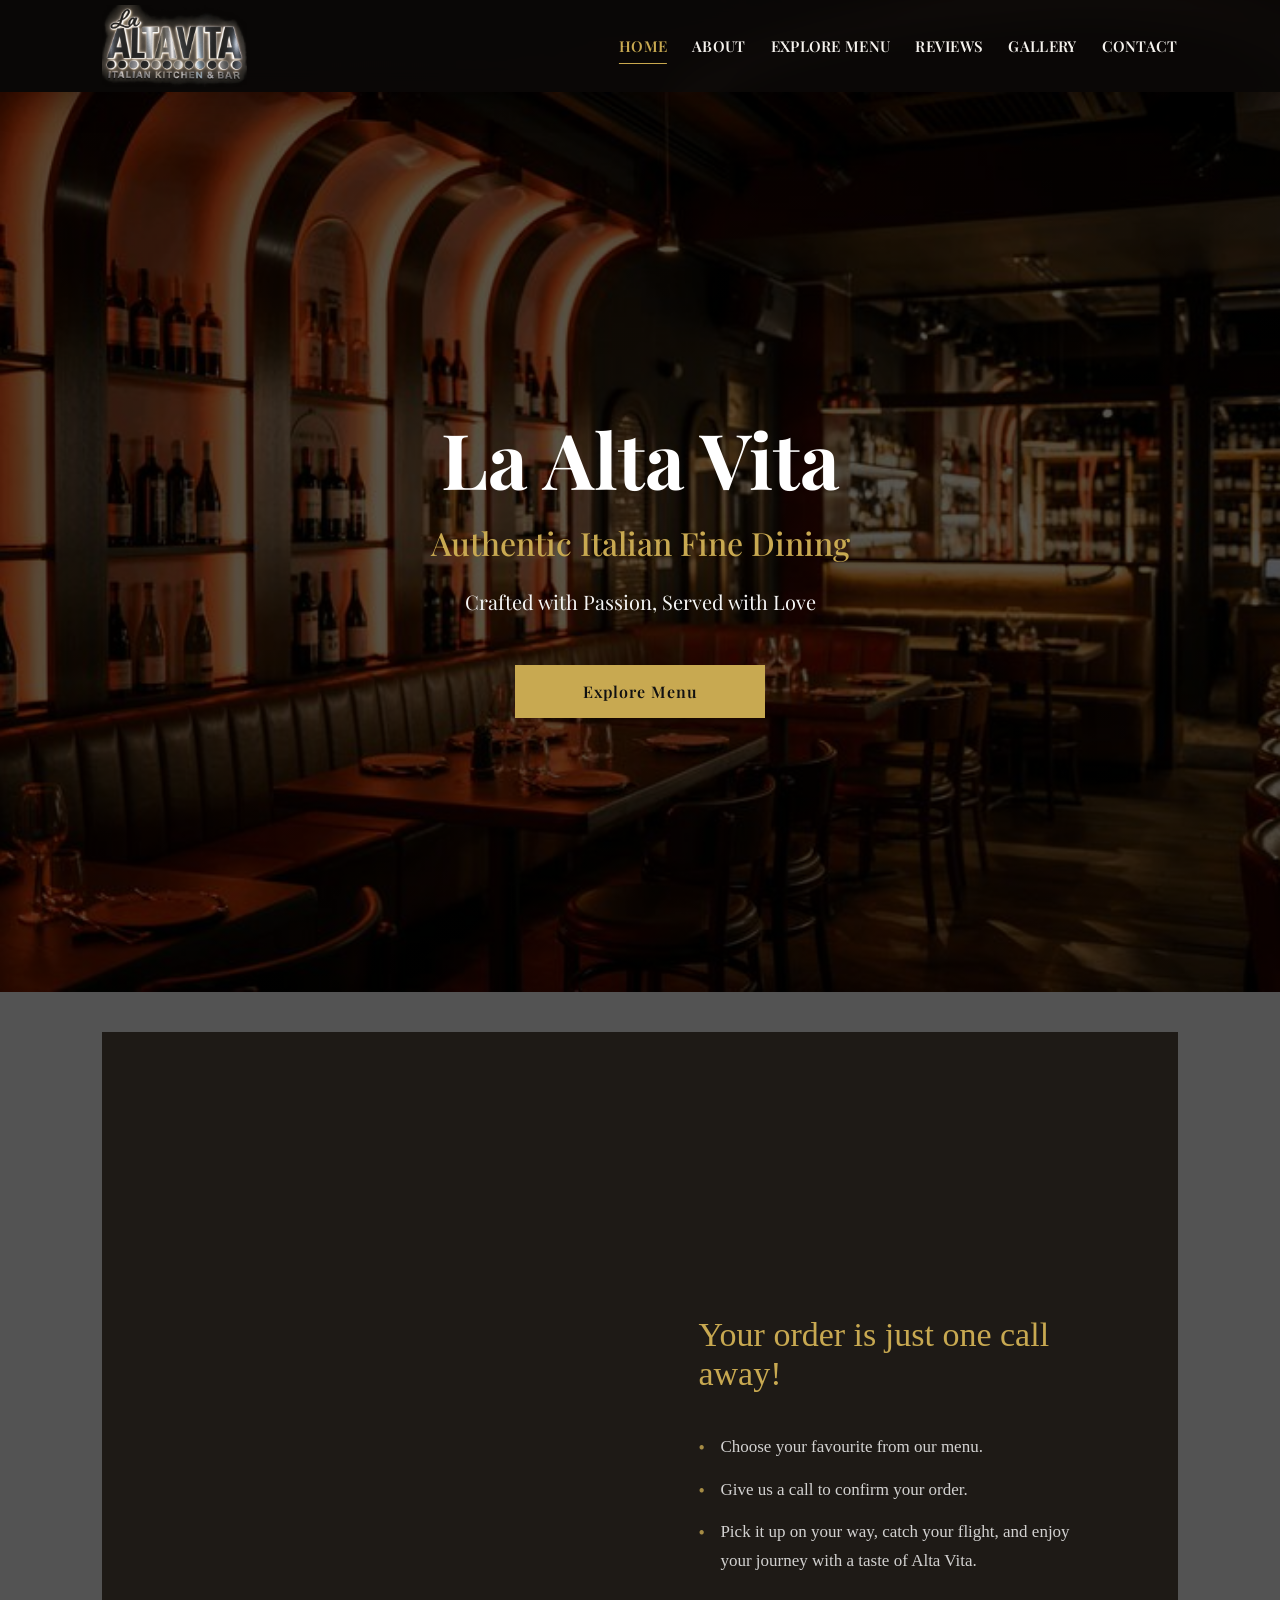
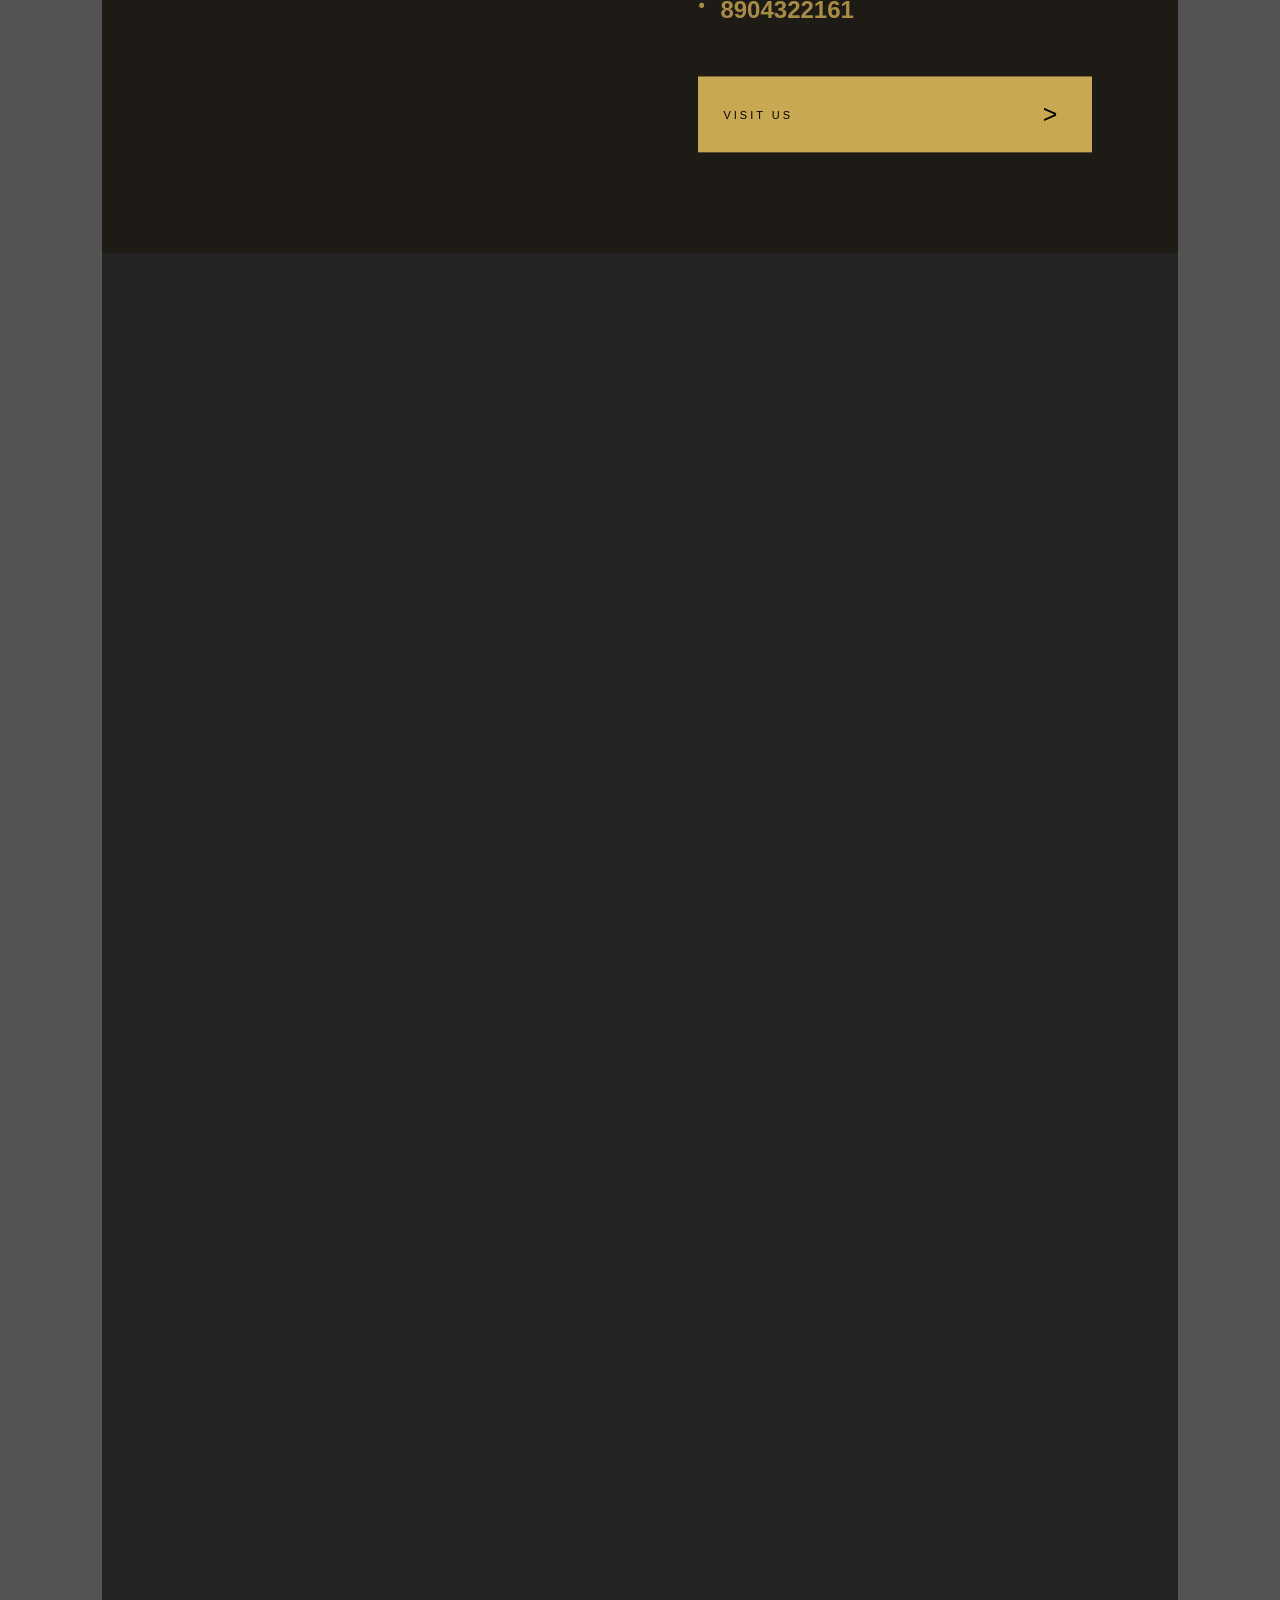
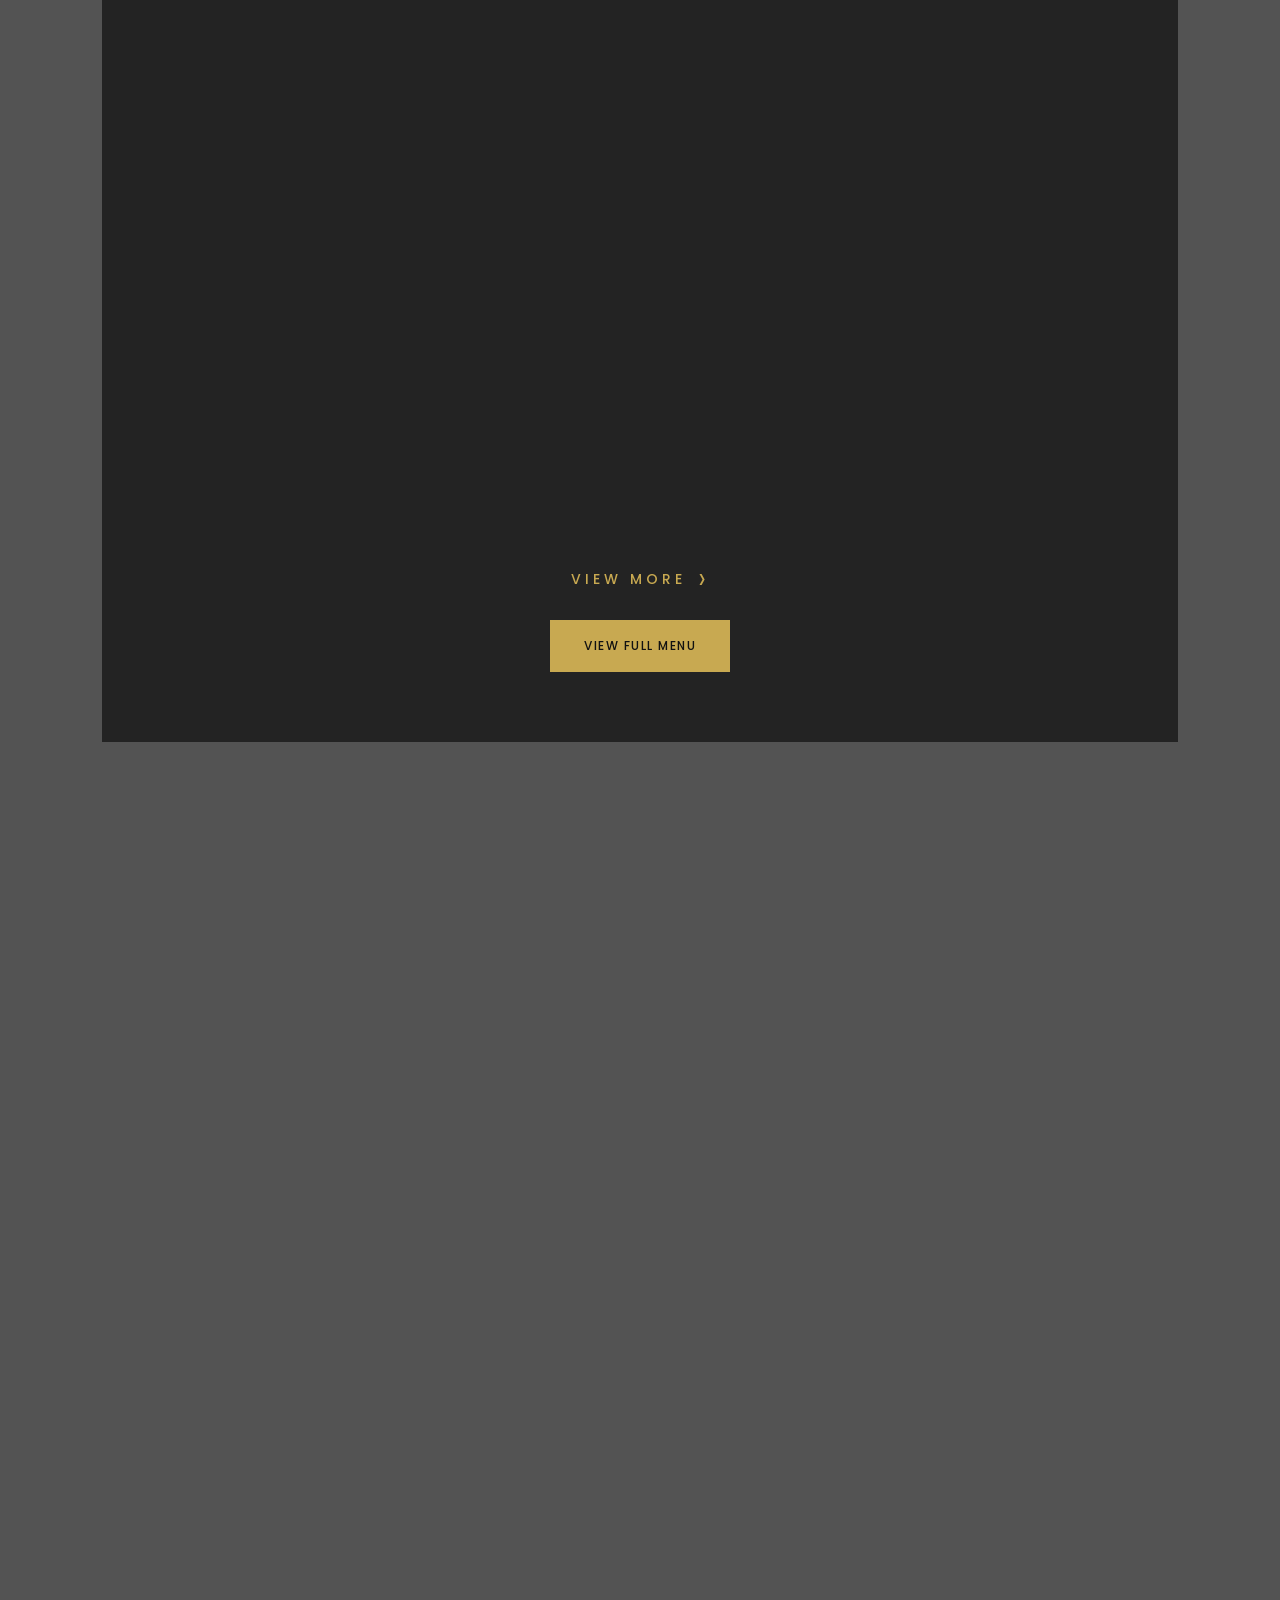
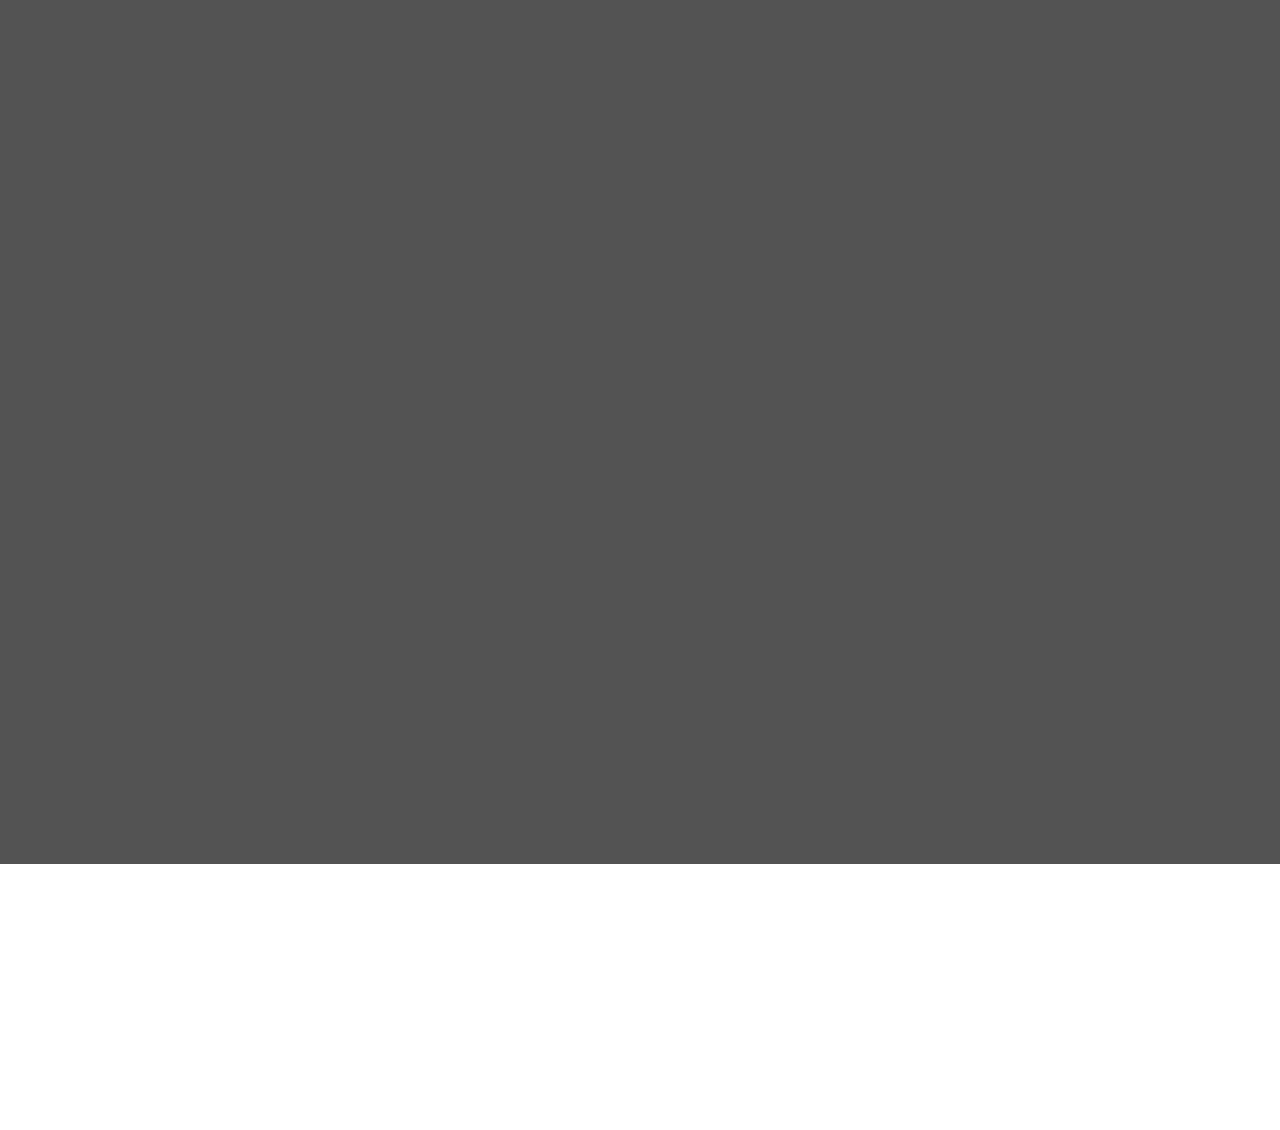
<file: index.html>
<!DOCTYPE html>
<html lang="en">
<head>
    <meta charset="UTF-8">
    <meta name="viewport" content="width=device-width, initial-scale=1.0">
    <title>La Alta Vita</title>

    <link href="https://fonts.googleapis.com/css2?family=Playfair+Display:wght@400;600;700&family=Poppins:wght@300;400;500;600&display=swap" rel="stylesheet">

    <link rel="stylesheet" href="style.css">
    
    <link rel="stylesheet"
    href="https://cdnjs.cloudflare.com/ajax/libs/font-awesome/6.6.0/css/all.min.css">
    
</head>

<body class="home-page">
<header class="navbar">

    <a href="index.html" class="logo">
        <img src="images/altavita logo.png" alt="La Alta Vita">
    </a>

    <nav class="nav-links" id="nav-links">
        <a href="index.html#hero" class="active">HOME</a>
        <a href="index.html#about">ABOUT</a>
        <a href="menu.html">EXPLORE MENU</a>
        <a href="index.html#reviews">REVIEWS</a>
        <a href="index.html#gallery">GALLERY</a>
        <a href="index.html#contact">CONTACT</a>
    </nav>

    <button
        id="mobileMenuBtn"
        class="hamburger"
        type="button"
        aria-label="Open menu"
        aria-expanded="false">

        <span></span>
        <span></span>
        <span></span>

    </button>

</header>

<!-- HERO -->



<section id="hero">

    <div class="hero-content">

        <h1>La Alta Vita</h1>

        <h3>Authentic Italian Fine Dining</h3>

        <p>Crafted with Passion, Served with Love</p>

        <div class="hero-buttons">
            <a href="menu.html" class="btn explore-btn">
                Explore Menu
            </a>

            
        </div>

    </div>

</section>
<section id="contact">
<!-- =========================
     CALL & ORDER
========================= -->

<section id="call-order">

    <div class="section-title">

        <h4>Call &amp; Order</h4>

        <h2>Pick up on the way</h2>

    </div>


    <div class="contact-container">


        <!-- LEFT -->

        <div class="contact-image">

            <div class="about-image">
            <img src="images/ordereat.webp" alt="Restaurant">
        </div>

        </div>


        <!-- RIGHT -->

        <div class="contact-content">

            <h1 class="order-message">
                Your order is just one call away!
            </h1>

<ul class="order-description">
    
   
    <li>
        Choose your favourite from our menu.
    </li>

    <li>
        Give us a call to confirm your order.
    </li>

    <li>
        Pick it up on your way, catch your flight,
        and enjoy your journey with a taste of Alta Vita.
    </li>
    <li class="phone-number"><strong>8904322161</strong></li>
</ul>


            <!-- VISIT US -->

            <div class="visit-box">

                <button
                    type="button"
                    class="visit-button"
                    onclick="toggleVisit()"
                >

                    <span>VISIT US</span>

                    <span class="visit-arrow">></span>

                </button>


                <div class="visit-details">

                    <p>
                        Terminal 1, Opposite Gate 12
                    </p>

                </div>

            </div>


        </div>


    </div>


</section>
<!-- ABOUT -->

        <section id="about">

    <div class="section-title">
        <h4>OUR STORY</h4>
        <h2>Experience the Art of Italian Hospitality</h2>
    </div>

    <div class="about-container">

        <div class="about-image">
            <img src="images/altavita.webp" alt="Restaurant">
        </div>

        <div class="about-content">

            <p>
             Step into La Alta Vita, established in 2016 under the Avolta brand, and discover the art of authentic Italian dining at Terminal 1, opposite Gate 12. Every plate is thoughtfully prepared with premium ingredients, traditional recipes, and a passion for exceptional taste. With elegant surroundings, attentive service, and unforgettable flavours, La Alta Vita turns every visit into a truly memorable experience.

            </p>

           


            <a href="menu.html" class="btn">
    Explore Menu
</a>

        </div>

    </div>

</section>

<!-- EMPTY SECTIONS -->

<section id="signature">

    <div class="section-title">
        <h4>FROM OUR KITCHEN</h4>
        <h2>Our Signature Dishes</h2>
    </div>

    <div class="menu-container">

        <div class="menu-card">

            <img src="images/Lamb Chops.webp" alt="Lamb Chops">

            <div class="overlay">
                <p>Tender, perfectly grilled lamb chops seasoned with aromatic herbs and served with a rich, savoury finish.</p>
            </div>

            <h3>Lamb Chops</h3>

        </div>

        <div class="menu-card">

            <img src="images/Salmone Al Pesto.webp" alt="Margherita Pizza">

            <div class="overlay">
                <p>Freshly caught salmon fillet tossed in a vibrant pesto sauce, served with a side of seasonal vegetables.</p>
            </div>

            <h3>Salmone Al Pesto</h3>

        </div>

        <div class="menu-card">

            <img src="images/Ragu Di Agnelloo.webp" alt="Ragu Di Agnello">

            <div class="overlay">
                <p>Rich, slow-cooked lamb ragu served with creamy polenta.</p>
            </div>

            <h3>Ragu Di Agnello</h3>

        </div>

        <div class="menu-card extra-dishes aglio-olio-card">

            <img src="images/Aglio Olio.webp" alt="Aglio Olio">

            <div class="overlay">
                <p>Classic Italian pasta dish with garlic, olive oil, and chili flakes.</p>
            </div>

            <h3>Aglio Olio</h3>

        </div>

        <div class="menu-card extra-dishes">

            <img src="images/Gamberi.webp" alt="Risotto Di Gamberi">

            <div class="overlay">
                <p>Creamy Italian risotto prepared with carefully selected ingredients.</p>
            </div>

            <h3>Risotto Di Gamberi</h3>

        </div>

        <div class="menu-card extra-dishes">

            <img src="images/Pizza Margherita.webp" alt="Pizza Margherita">

            <div class="overlay">
                <p>Toasted bread topped with ripe tomatoes, basil, and olive oil.</p>
            </div>

            <h3>Pizza Margherita</h3>

        </div>

    </div>

    <div class="signature-buttons">

        <button class="view-more-btn" id="viewMoreBtn" type="button" onclick="showMoreDishes()">
            VIEW MORE <span>›</span>
        </button>

        <a href="menu.html" class="view-full-menu-btn">
            VIEW FULL MENU
        </a>

    </div>

</section>



    
</section>

<section id="gallery">

    <div class="section-title">
        <h4>GALLERY</h4>
        <h2>Moments at La Alta Vita</h2>
    </div>

    <div class="gallery-slider">

        <div class="gallery-track">

            <img src="gallery1.webp" alt="">
            <img src="gallery2.webp" alt="">
            <img src="gallery3.webp" alt="">
            <img src="gallery4.webp" alt="">
            <img src="gallery5.webp" alt="">
            <img src="gallery6.webp" alt="">

            <!-- Duplicate -->

            <img src="gallery1.webp" alt="">
            <img src="gallery2.webp" alt="">
            <img src="gallery3.webp" alt="">
            <img src="gallery4.webp" alt="">
            <img src="gallery5.webp" alt="">
            <img src="gallery6.webp" alt="">

        </div>

    </div>

</section>
<section id="reviews"></section>
<section id="reviews">

    <div class="section-title">
        <h4>TESTIMONIALS</h4>
        <h2>What Our Guests Say</h2>
    </div>

    <div class="reviews-container">

        <div class="review-card">

            <div class="review-image">
                <img src="review1.webp" alt="Sophia Williams review photo">
            </div>

            <div class="review-card-content">
                <h3>George Tony</h3>

                <div class="stars">
                    ★★★★★
                </div>

                <p>
                    "Every dish was exceptional. The ambiance was elegant,
                    and the service made our evening unforgettable."
                </p>
            </div>

        </div>

        <div class="review-card">

            <div class="review-image">
                <img src="review2.webp" alt="Ethan Carter review photo">
            </div>

            <div class="review-card-content">
                <h3>Shasank Bhardwaj</h3>

                <div class="stars">
                    ★★★★★
                </div>

                <p>
                    "Authentic Italian flavors with a modern touch.
                    The truffle pasta was absolutely delicious."
                </p>
            </div>

        </div>

        <div class="review-card">

            <div class="review-image">
                <img src="review3.webp" alt="Isabella Rossi review photo">
            </div>

            <div class="review-card-content">
                <h3>Arjun Menon</h3>

                <div class="stars">
                    ★★★★★
                </div>

                <p>
                    "A luxurious dining experience.
                    We'll definitely be coming back."
                </p>
            </div>

        </div>

    </div>

</section>


<footer>

    <h2>La Alta Vita</h2>

    <p>Authentic Italian Fine Dining</p>

    <p class="copyright">
        © 2026 La Alta Vita. All Rights Reserved.
    </p>

</footer>

<script src="script.js"></script>

</body>
</html>
</file>
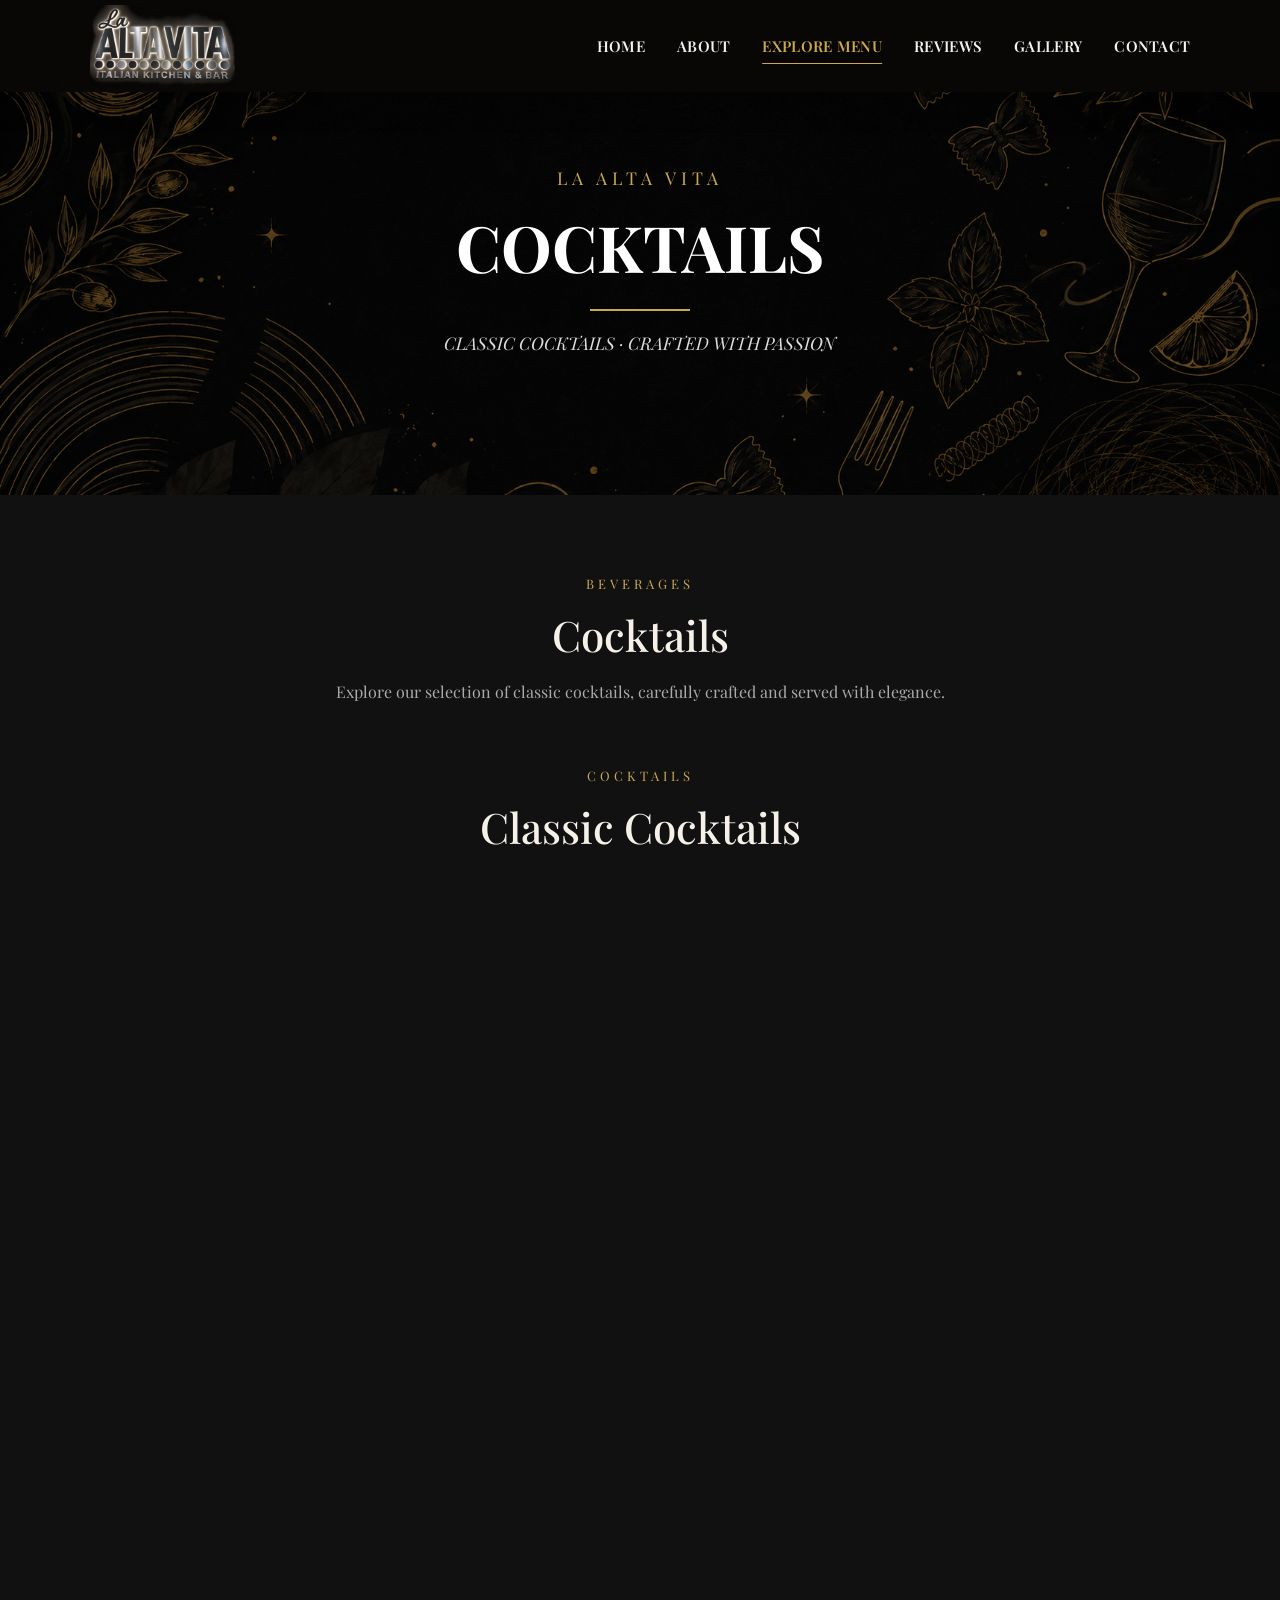
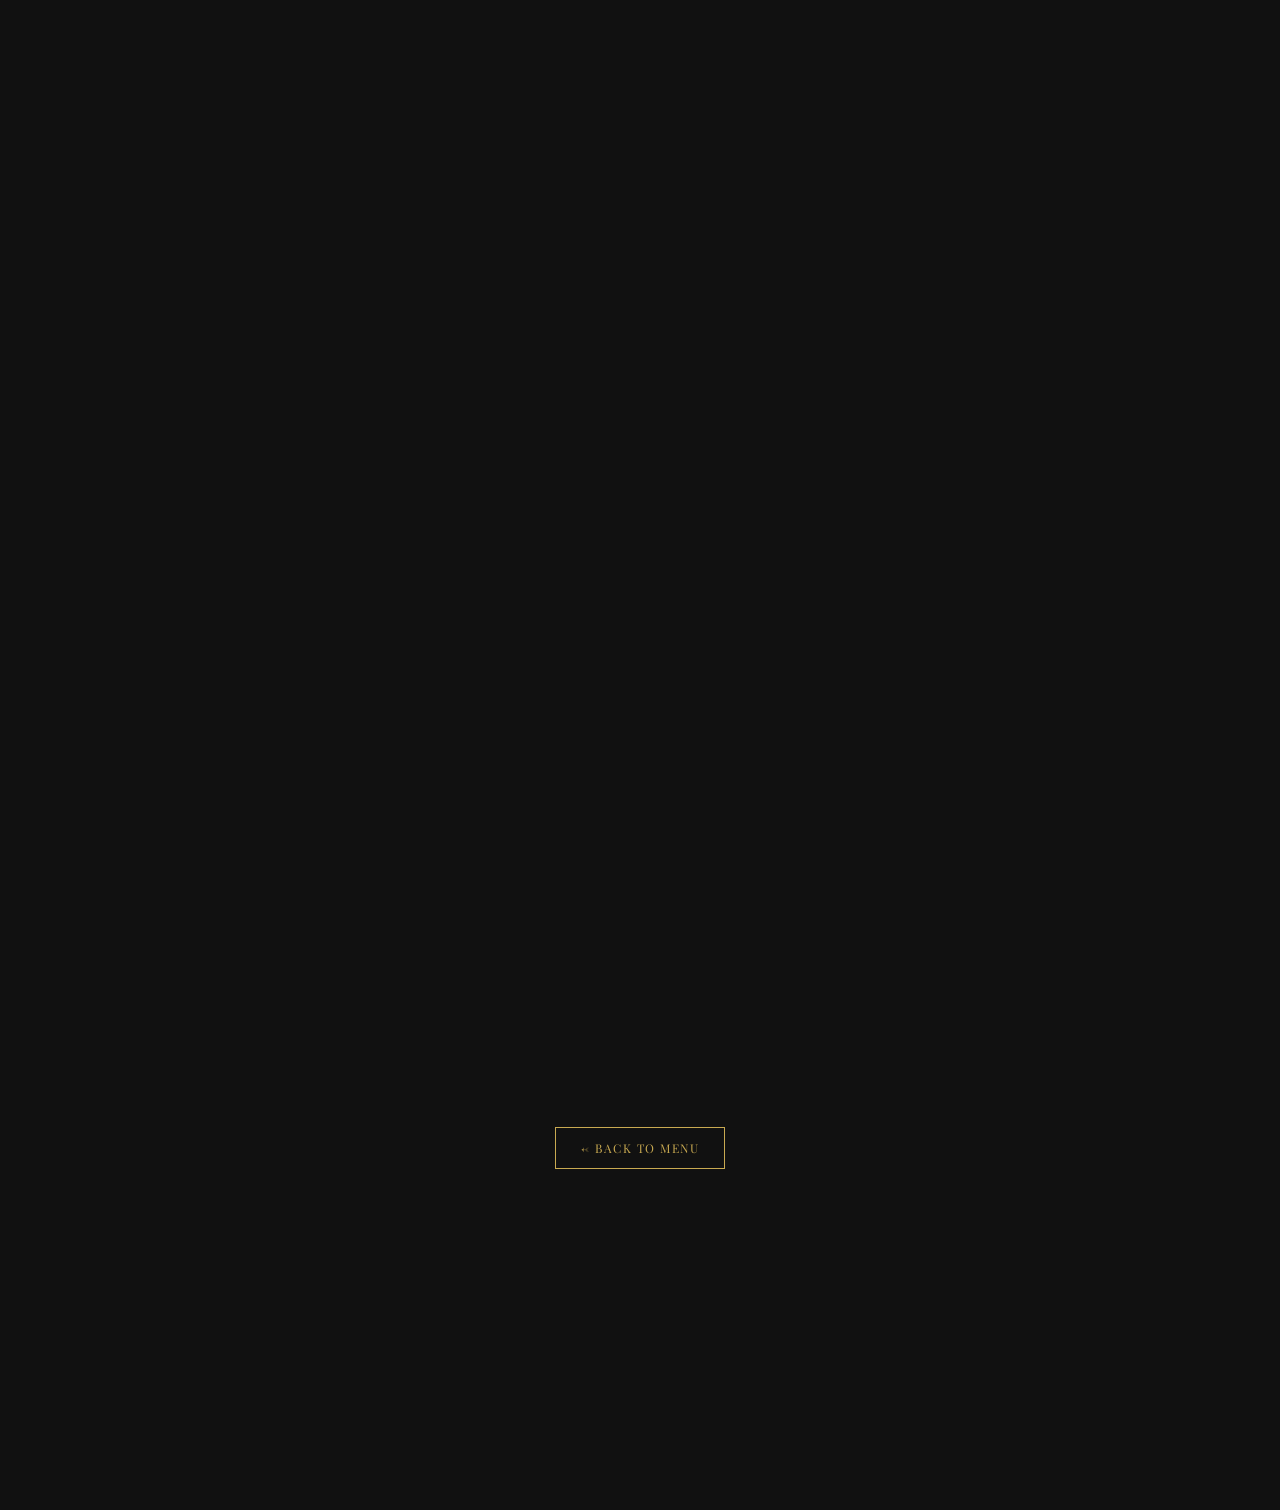
<file: cocktails.html>
<!DOCTYPE html>
<html lang="en">

<head>
    <meta charset="UTF-8">
    <meta name="viewport" content="width=device-width, initial-scale=1.0">

    <title>La Alta Vita | Cocktails</title>

    <!-- Google Fonts -->
    <link rel="preconnect" href="https://fonts.googleapis.com">
    <link rel="preconnect" href="https://fonts.gstatic.com" crossorigin>

    <link
        href="https://fonts.googleapis.com/css2?family=Playfair+Display:wght@400;500;600;700&family=Poppins:wght@300;400;500;600&display=swap"
        rel="stylesheet">

    <!-- Main CSS -->
    <link rel="stylesheet" href="style.css">

    <!-- Menu CSS -->
    <link rel="stylesheet" href="menu.css">

</head>


<body>


    <!-- ================= NAVBAR ================= -->

   <header class="navbar">

    <a href="index.html" class="logo">
        <img src="images/altavita logo.png" alt="La Alta Vita">
    </a>

    <nav class="nav-links" id="nav-links">

        <a href="index.html">HOME</a>

        <a href="index.html#about">ABOUT</a>

        <a href="menu.html" class="active">EXPLORE MENU</a>

        <a href="index.html#reviews">REVIEWS</a>

        <a href="index.html#gallery">GALLERY</a>

        <a href="index.html#contact">CONTACT</a>

    </nav>

    <button
        id="mobileMenuBtn"
        class="hamburger"
        type="button"
        aria-label="Open menu"
        aria-expanded="false">

        <span></span>
        <span></span>
        <span></span>

    </button>

</header>


    <!-- ================= COCKTAIL HERO ================= -->

    <section class="menu-hero cocktails-hero">

        <div class="menu-hero-content">

            <p class="small-heading">
                LA ALTA VITA
            </p>

            <h1>
                COCKTAILS
            </h1>

            <div class="gold-line"></div>

            <p class="menu-tagline">
                CLASSIC COCKTAILS · CRAFTED WITH PASSION
            </p>

        </div>

    </section>



    <!-- ================= COCKTAIL MENU ================= -->

    <section class="food-menu">


        <div class="food-menu-heading">

            <p class="section-label">
                BEVERAGES
            </p>

            <h2>
                Cocktails
            </h2>

            <p>
                Explore our selection of classic cocktails,
                carefully crafted and served with elegance.
            </p>

        </div>



        <!-- ================= CLASSIC COCKTAILS ================= -->

        <div class="food-menu-heading category-heading">

            <p class="section-label">
                COCKTAILS
            </p>

            <h2>
                Classic Cocktails
            </h2>

        </div>


        <div class="food-grid">


            <!-- WHISKEY SOUR -->

            <div class="food-card">

                <img
                    src="images/Whiskey Sour.webp"
                    alt="Whiskey Sour"
                >

                <div class="food-info">

                    <div class="food-title">

                        <h3>
                            Whiskey Sour
                        </h3>

                        <span>
                            ₹899
                        </span>

                    </div>

                    <p>
                        Classic Cocktail
                    </p>

                    <small>
                        Standard measure: 30ml
                    </small>

                </div>

            </div>



            <!-- MINT JULEP -->

            <div class="food-card">

                <img
                    src="images/Mint Julep.webp"
                    alt="Mint Julep"
                >

                <div class="food-info">

                    <div class="food-title">

                        <h3>
                            Mint Julep
                        </h3>

                        <span>
                            ₹899
                        </span>

                    </div>

                    <p>
                        Classic Cocktail
                    </p>

                    <small>
                        Standard measure: 30ml
                    </small>

                </div>

            </div>



            <!-- MOJITO -->

            <div class="food-card">

                <img
                    src="images/Mojito.webp"
                    alt="Mojito"
                >

                <div class="food-info">

                    <div class="food-title">

                        <h3>
                            Mojito
                        </h3>

                        <span>
                            ₹899
                        </span>

                    </div>

                    <p>
                        Classic Cocktail
                    </p>

                    <small>
                        Standard measure: 30ml
                    </small>

                </div>

            </div>



            <!-- PIÑA COLADA -->

            <div class="food-card">

                <img
                    src="images/Piña Colada.webp"
                    alt="Piña Colada"
                >

                <div class="food-info">

                    <div class="food-title">

                        <h3>
                            Piña Colada
                        </h3>

                        <span>
                            ₹899
                        </span>

                    </div>

                    <p>
                        Classic Cocktail
                    </p>

                    <small>
                        Standard measure: 30ml
                    </small>

                </div>

            </div>



            <!-- TOM COLLINS -->

            <div class="food-card">

                <img
                    src="images/Tom Collinss.webp"
                    alt="Tom Collins"
                >

                <div class="food-info">

                    <div class="food-title">

                        <h3>
                            Tom Collins
                        </h3>

                        <span>
                            ₹899
                        </span>

                    </div>

                    <p>
                        Classic Cocktail
                    </p>

                    <small>
                        Standard measure: 30ml
                    </small>

                </div>

            </div>



            <!-- GIMLET -->

            <div class="food-card">

                <img
                    src="images/Gimlet.webp"
                    alt="Gimlet"
                >

                <div class="food-info">

                    <div class="food-title">

                        <h3>
                            Gimlet
                        </h3>

                        <span>
                            ₹899
                        </span>

                    </div>

                    <p>
                        Classic Cocktail
                    </p>

                    <small>
                        Standard measure: 30ml
                    </small>

                </div>

            </div>



            <!-- BLOODY MARY -->

            <div class="food-card">

                <img
                    src="images/Bloody Mary.webp"
                    alt="Bloody Mary"
                >

                <div class="food-info">

                    <div class="food-title">

                        <h3>
                            Bloody Mary
                        </h3>

                        <span>
                            ₹899
                        </span>

                    </div>

                    <p>
                        Classic Cocktail
                    </p>

                    <small>
                        Standard measure: 30ml
                    </small>

                </div>

            </div>



            <!-- SCREWDRIVER -->

            <div class="food-card">

                <img
                    src="images/Screwdriver.webp"
                    alt="Screwdriver"
                >

                <div class="food-info">

                    <div class="food-title">

                        <h3>
                            Screwdriver
                        </h3>

                        <span>
                            ₹899
                        </span>

                    </div>

                    <p>
                        Classic Cocktail
                    </p>

                    <small>
                        Standard measure: 30ml
                    </small>

                </div>

            </div>



            <!-- TEQUILA SUNRISE -->

            <div class="food-card">

                <img
                    src="images/Tequila Sunrise.webp"
                    alt="Tequila Sunrise"
                >

                <div class="food-info">

                    <div class="food-title">

                        <h3>
                            Tequila Sunrise
                        </h3>

                        <span>
                            ₹999
                        </span>

                    </div>

                    <p>
                        Classic Cocktail
                    </p>

                    <small>
                        Standard measure: 30ml
                    </small>

                </div>

            </div>



            <!-- LONG ISLAND ICED TEA -->

            <div class="food-card">

                <img
                    src="images/Island Iced Tea.webp"
                    alt="Long Island Iced Tea"
                >

                <div class="food-info">

                    <div class="food-title">

                        <h3>
                            Long Island Iced Tea
                        </h3>

                        <span>
                            ₹1099
                        </span>

                    </div>

                    <p>
                        Classic Cocktail
                    </p>

                    <small>
                        Standard measure: 30ml
                    </small>

                </div>

            </div>


        </div>


    </section>



    <!-- ================= NOTE ================= -->

    <section class="back-to-menu">

        <a href="menu.html" class="menu-button">
            ← BACK TO MENU
        </a>

    </section>



    <!-- ================= FOOTER ================= -->

  
<footer>

    <h2>La Alta Vita</h2>

    <p>Authentic Italian Fine Dining</p>

    <p class="copyright">
        © 2026 La Alta Vita. All Rights Reserved.
    </p>

</footer>


<script src="script.js"></script>
</body>

</html>
</file>
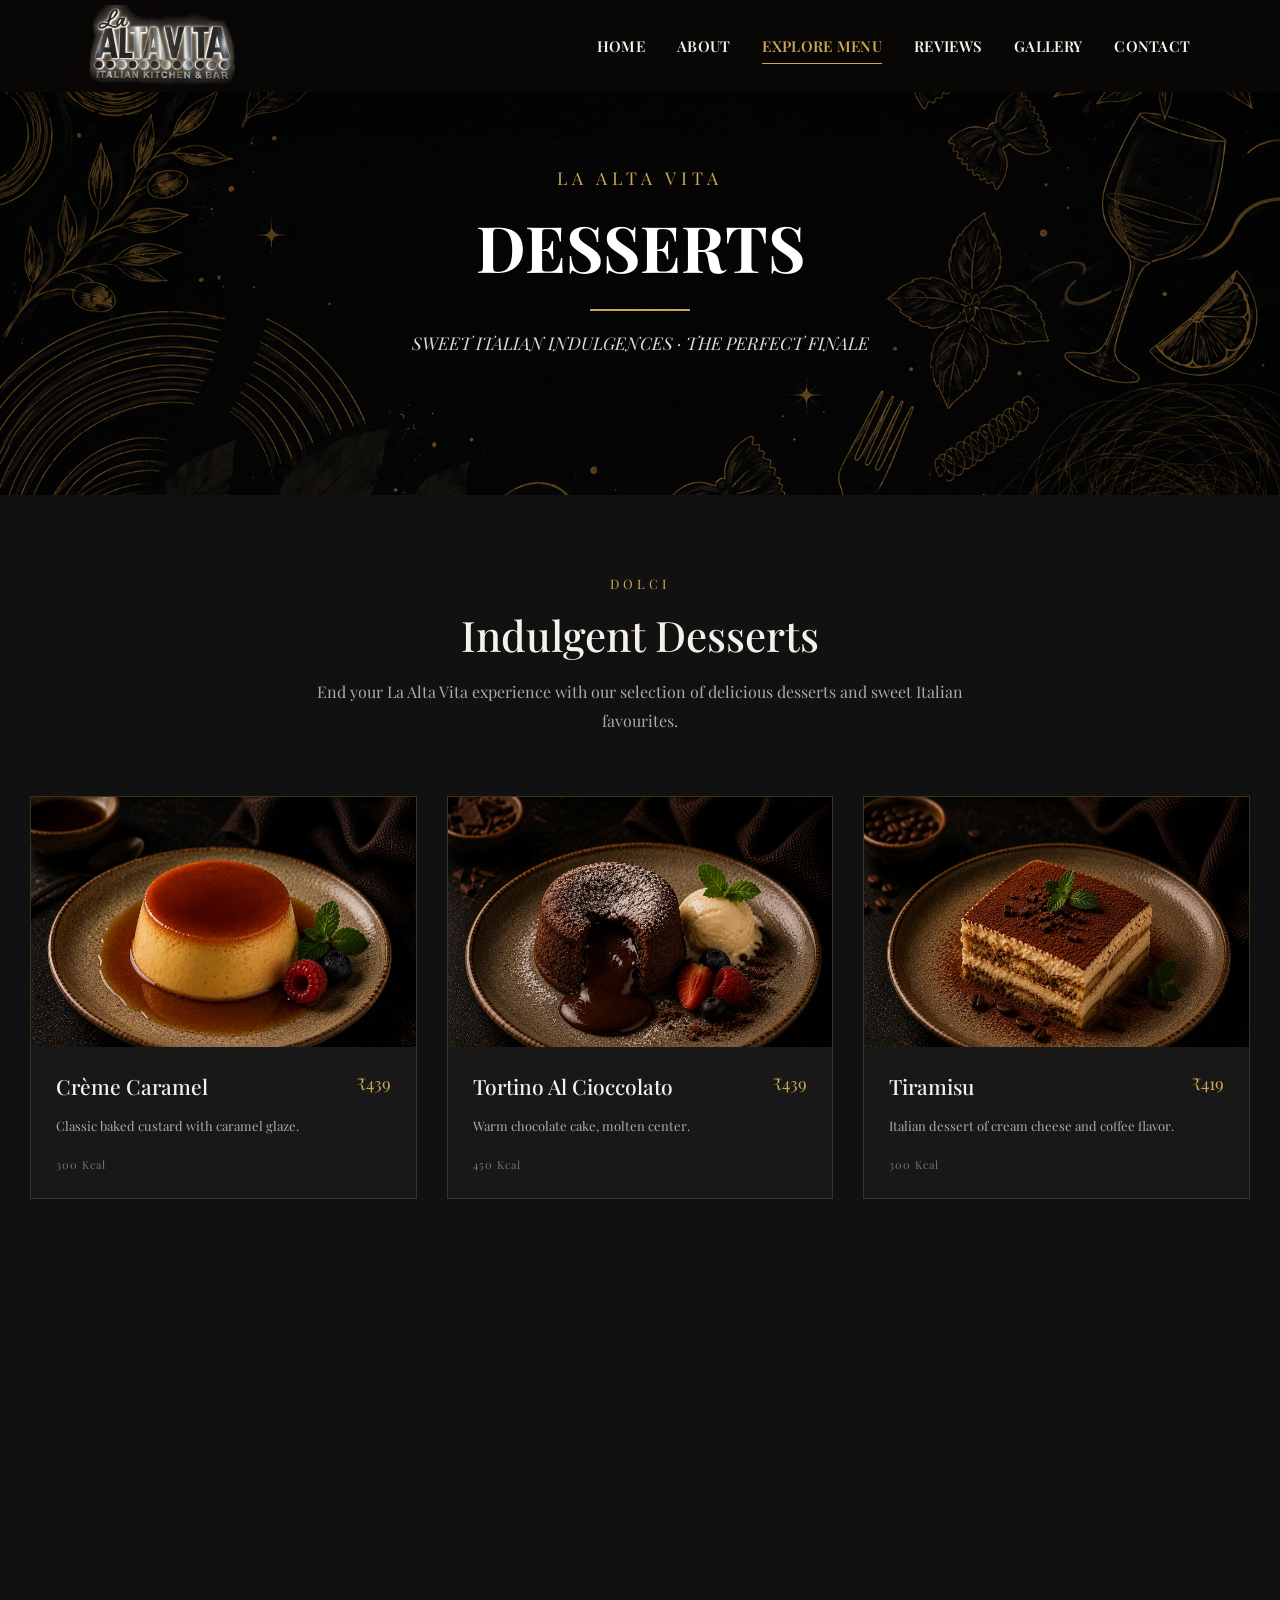
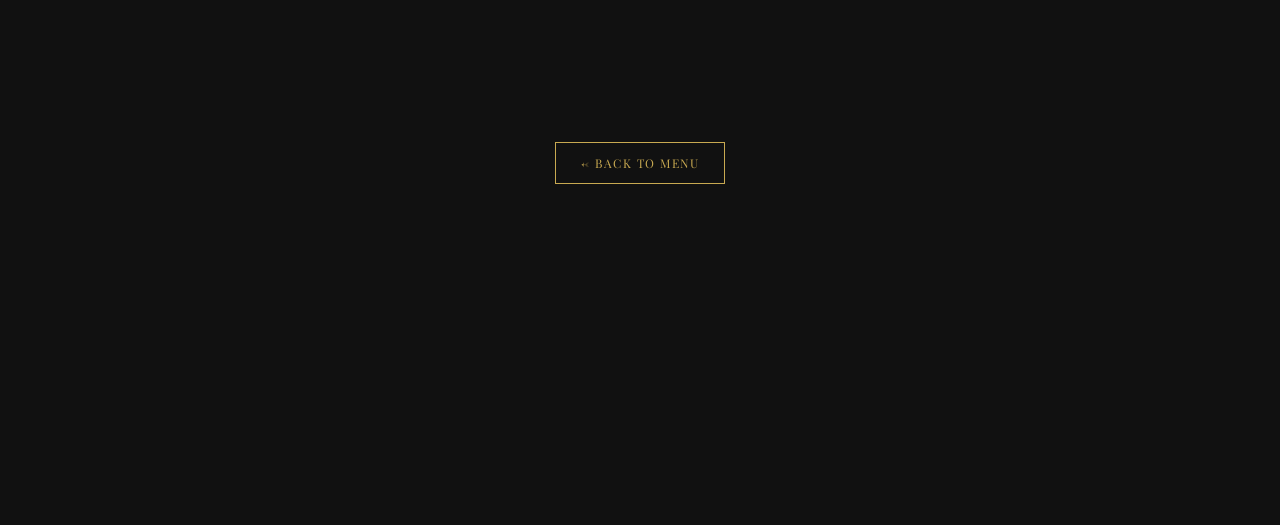
<file: desserts.html>
<!DOCTYPE html>
<html lang="en">

<head>
    <meta charset="UTF-8">
    <meta name="viewport" content="width=device-width, initial-scale=1.0">

    <title>La Alta Vita | Desserts</title>

    <!-- Google Fonts -->
    <link rel="preconnect" href="https://fonts.googleapis.com">
    <link rel="preconnect" href="https://fonts.gstatic.com" crossorigin>

    <link
        href="https://fonts.googleapis.com/css2?family=Playfair+Display:wght@400;500;600;700&family=Poppins:wght@300;400;500;600&display=swap"
        rel="stylesheet">

    <!-- Main CSS -->
    <link rel="stylesheet" href="style.css">

    <!-- Menu CSS -->
    <link rel="stylesheet" href="menu.css">

</head>


<body>


    <!-- ================= NAVBAR ================= -->
<header class="navbar">

    <a href="index.html" class="logo">
        <img src="images/altavita logo.png" alt="La Alta Vita">
    </a>

    <nav class="nav-links" id="nav-links">

        <a href="index.html">HOME</a>

        <a href="index.html#about">ABOUT</a>

        <a href="menu.html" class="active">EXPLORE MENU</a>

        <a href="index.html#reviews">REVIEWS</a>

        <a href="index.html#gallery">GALLERY</a>

        <a href="index.html#contact">CONTACT</a>

    </nav>

    <button
        id="mobileMenuBtn"
        class="hamburger"
        type="button"
        aria-label="Open menu"
        aria-expanded="false">

        <span></span>
        <span></span>
        <span></span>

    </button>

</header>



    <!-- ================= DESSERT HERO ================= -->

    <section class="menu-hero desserts-hero">

        <div class="menu-hero-content">

            <p class="small-heading">
                LA ALTA VITA
            </p>

            <h1>
                DESSERTS
            </h1>

            <div class="gold-line"></div>

            <p class="menu-tagline">
                SWEET ITALIAN INDULGENCES · THE PERFECT FINALE
            </p>

        </div>

    </section>



    <!-- ================= DESSERT MENU ================= -->

    <section class="food-menu">

        <div class="food-menu-heading">

            <p class="section-label">
                DOLCI
            </p>

            <h2>
                Indulgent Desserts
            </h2>

            <p>
                End your La Alta Vita experience with our selection
                of delicious desserts and sweet Italian favourites.
            </p>

        </div>



        <!-- ================= MENU GRID ================= -->

        <div class="food-grid">


            <!-- 1. CRÈME CARAMEL -->

            <div class="food-card">

                <img
                    src="images/Caramel.webp"
                    alt="Crème Caramel"
                >

                <div class="food-info">

                    <div class="food-title">

                        <h3>
                            Crème Caramel
                        </h3>

                        <span>
                            ₹439
                        </span>

                    </div>

                    <p>
                        Classic baked custard with caramel glaze.
                    </p>

                    <small>
                        300 Kcal
                    </small>

                </div>

            </div>



            <!-- 2. TORTINO AL CIOCCOLATO -->

            <div class="food-card">

                <img
                    src="images/Al Cioccolato.webp"
                    alt="Tortino Al Cioccolato"
                >

                <div class="food-info">

                    <div class="food-title">

                        <h3>
                            Tortino Al Cioccolato
                        </h3>

                        <span>
                            ₹439
                        </span>

                    </div>

                    <p>
                        Warm chocolate cake, molten center.
                    </p>

                    <small>
                        450 Kcal
                    </small>

                </div>

            </div>



            <!-- 3. TIRAMISU -->

            <div class="food-card">

                <img
                    src="images/Tiramisu.webp"
                    alt="Tiramisu"
                >

                <div class="food-info">

                    <div class="food-title">

                        <h3>
                            Tiramisu
                        </h3>

                        <span>
                            ₹419
                        </span>

                    </div>

                    <p>
                        Italian dessert of cream cheese and coffee flavor.
                    </p>

                    <small>
                        300 Kcal
                    </small>

                </div>

            </div>



            <!-- 4. CHEESECAKE -->

            <div class="food-card">

                <img
                    src="images/Cheesecake.webp"
                    alt="Cheesecake"
                >

                <div class="food-info">

                    <div class="food-title">

                        <h3>
                            Cheesecake
                        </h3>

                        <span>
                            ₹409
                        </span>

                    </div>

                    <p>
                        Served with blueberry compote.
                    </p>

                    <small>
                        425 Kcal
                    </small>

                </div>

            </div>



            <!-- 5. GATEAU AL CIOCCOLATO -->

            <div class="food-card">

                <img
                    src="images/Gateau Al Cioccolato.webp"
                    alt="Gateau Al Cioccolato"
                >

                <div class="food-info">

                    <div class="food-title">

                        <h3>
                            Gateau Al Cioccolato
                        </h3>

                        <span>
                            ₹409
                        </span>

                    </div>

                    <p>
                        Chocolate cake layered with chocolate cream filling.
                    </p>

                    <small>
                        Kcal information not provided
                    </small>

                </div>

            </div>


        </div>

    </section>



    <!-- ================= BACK TO MENU ================= -->

    <section class="back-to-menu">

        <a href="menu.html" class="menu-button">
            ← BACK TO MENU
        </a>

    </section>



    <!-- ================= FOOTER ================= -->

<footer>

    <h2>La Alta Vita</h2>

    <p>Authentic Italian Fine Dining</p>

    <p class="copyright">
        © 2026 La Alta Vita. All Rights Reserved.
    </p>

</footer>

<script src="script.js"></script>
</body>

</html>
</file>
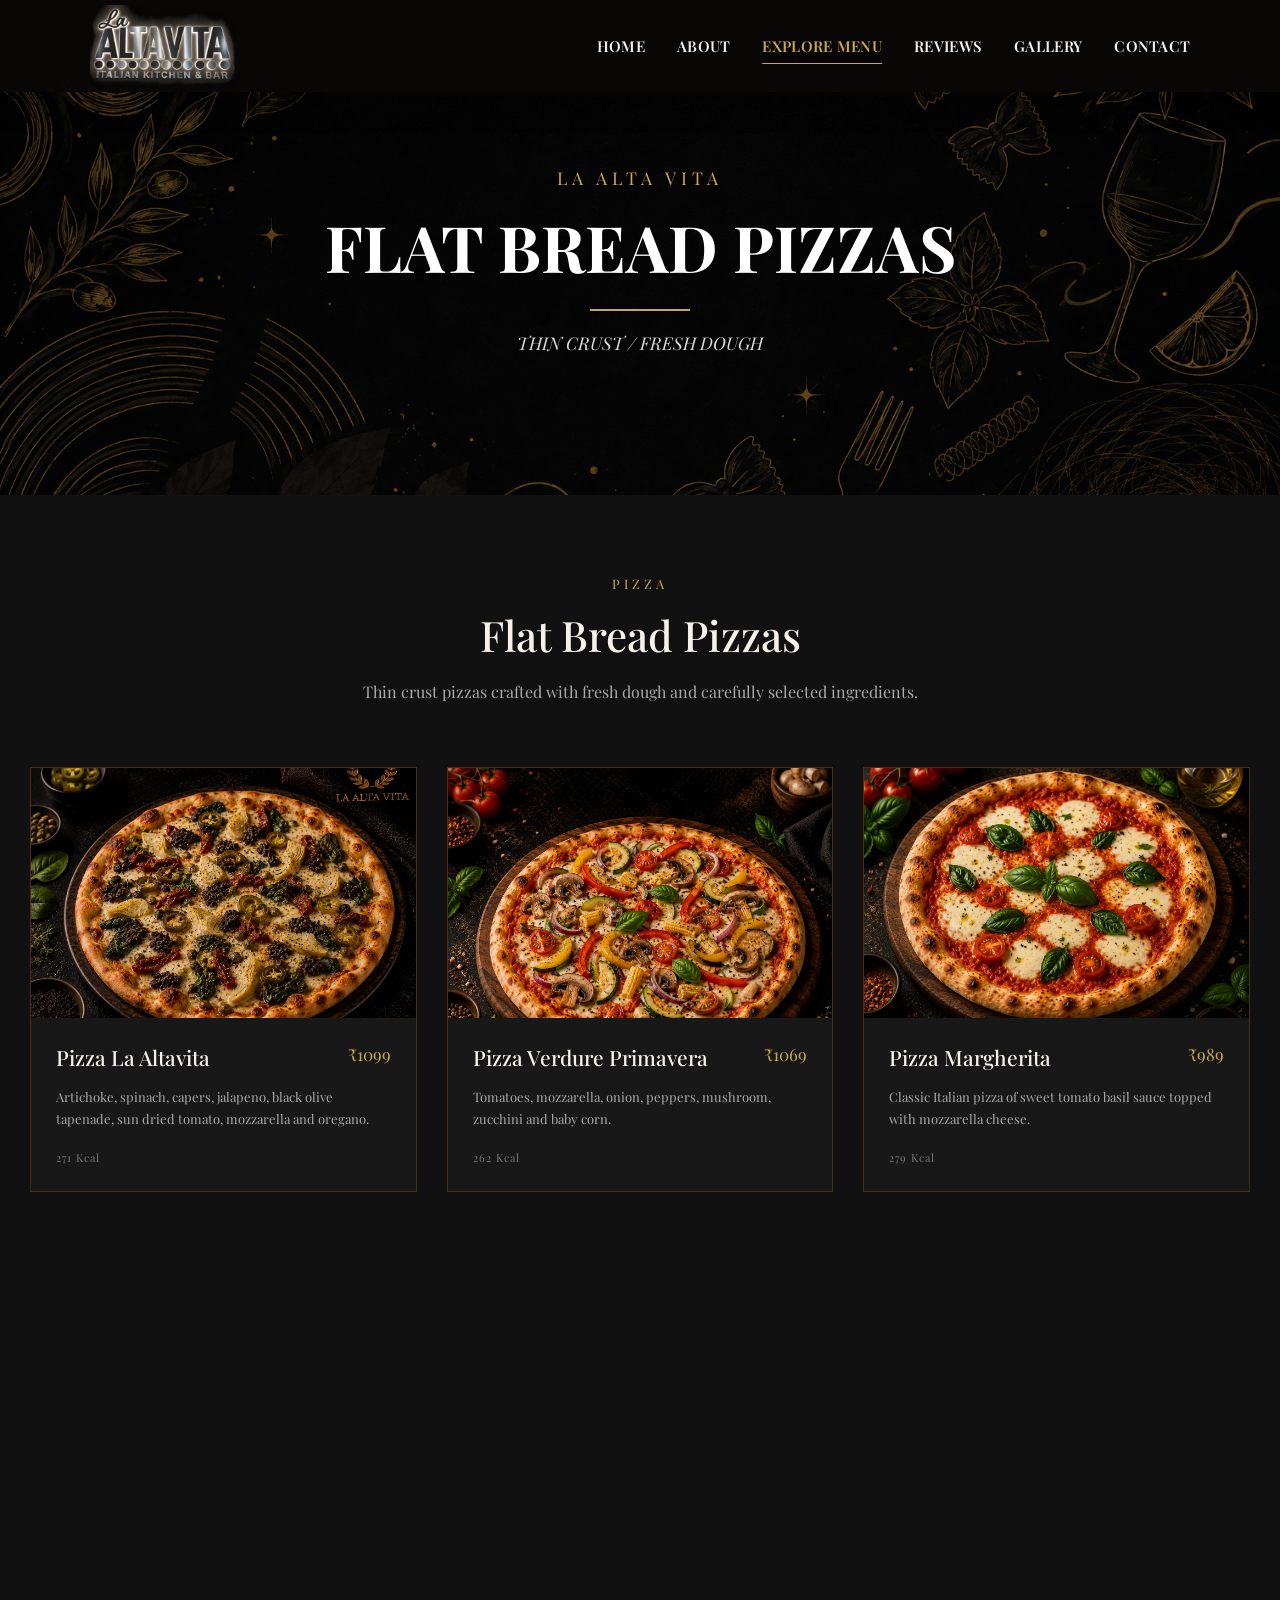
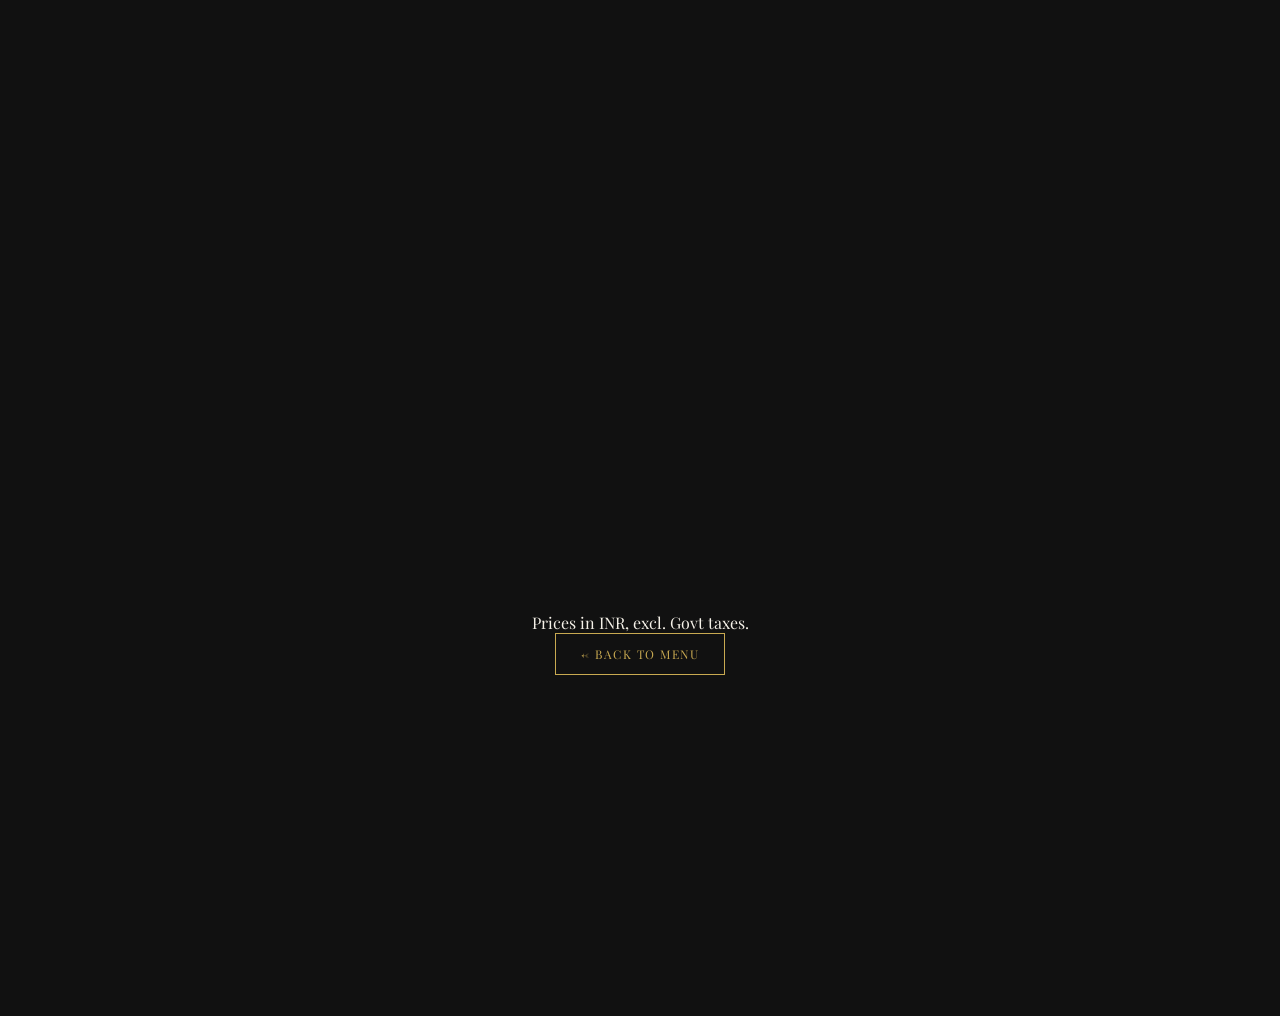
<file: flatbread.html>
<!DOCTYPE html>
<html lang="en">

<head>
    <meta charset="UTF-8">
    <meta name="viewport" content="width=device-width, initial-scale=1.0">

    <title>La Alta Vita | Flat Bread Pizzas</title>

    <!-- Google Fonts -->
    <link rel="preconnect" href="https://fonts.googleapis.com">
    <link rel="preconnect" href="https://fonts.gstatic.com" crossorigin>

    <link
        href="https://fonts.googleapis.com/css2?family=Playfair+Display:wght@400;500;600;700&family=Poppins:wght@300;400;500;600&display=swap"
        rel="stylesheet">

    <!-- Main CSS -->
    <link rel="stylesheet" href="style.css">

    <!-- Menu CSS -->
    <link rel="stylesheet" href="menu.css">

</head>


<body>


    <!-- ================= NAVBAR ================= -->
<header class="navbar">

    <a href="index.html" class="logo">
        <img src="images/altavita logo.png" alt="La Alta Vita">
    </a>

    <nav class="nav-links" id="nav-links">

        <a href="index.html">HOME</a>

        <a href="index.html#about">ABOUT</a>

        <a href="menu.html" class="active">EXPLORE MENU</a>

        <a href="index.html#reviews">REVIEWS</a>

        <a href="index.html#gallery">GALLERY</a>

        <a href="index.html#contact">CONTACT</a>

    </nav>

    <button
        id="mobileMenuBtn"
        class="hamburger"
        type="button"
        aria-label="Open menu"
        aria-expanded="false">

        <span></span>
        <span></span>
        <span></span>

    </button>

</header>



    <!-- ================= FLAT BREAD PIZZA HERO ================= -->

    <section class="menu-hero flatbread-hero">

        <div class="menu-hero-content">

            <p class="small-heading">
                LA ALTA VITA
            </p>

            <h1>
                FLAT BREAD PIZZAS
            </h1>

            <div class="gold-line"></div>

            <p class="menu-tagline">
                THIN CRUST / FRESH DOUGH
            </p>

        </div>

    </section>



    <!-- ================= FLAT BREAD PIZZA MENU ================= -->

    <section class="food-menu">

        <div class="food-menu-heading">

            <p class="section-label">
                PIZZA
            </p>

            <h2>
                Flat Bread Pizzas
            </h2>

            <p>
                Thin crust pizzas crafted with fresh dough and
                carefully selected ingredients.
            </p>

        </div>



        <!-- ================= MENU GRID ================= -->

        <div class="food-grid">


            <!-- 1. PIZZA LA ALTAVITA -->

            <div class="food-card">

                <img
                    src="images/Pizza La Altavita.webp"
                    alt="Pizza La Altavita"
                >

                <div class="food-info">

                    <div class="food-title">

                        <h3>
                            Pizza La Altavita
                        </h3>

                        <span>
                            ₹1099
                        </span>

                    </div>

                    <p>
                        Artichoke, spinach, capers, jalapeno,
                        black olive tapenade, sun dried tomato,
                        mozzarella and oregano.
                    </p>

                    <small>
                        271 Kcal
                    </small>

                </div>

            </div>



            <!-- 2. PIZZA VERDURE PRIMAVERA -->

            <div class="food-card">

                <img
                    src="images/Pizza Verdure Primavera.webp"
                    alt="Pizza Verdure Primavera"
                >

                <div class="food-info">

                    <div class="food-title">

                        <h3>
                            Pizza Verdure Primavera
                        </h3>

                        <span>
                            ₹1069
                        </span>

                    </div>

                    <p>
                        Tomatoes, mozzarella, onion, peppers,
                        mushroom, zucchini and baby corn.
                    </p>

                    <small>
                        262 Kcal
                    </small>

                </div>

            </div>



            <!-- 3. PIZZA MARGHERITA -->

            <div class="food-card">

                <img
                    src="images/Pizza Margherita.webp"
                    alt="Pizza Margherita"
                >

                <div class="food-info">

                    <div class="food-title">

                        <h3>
                            Pizza Margherita
                        </h3>

                        <span>
                            ₹989
                        </span>

                    </div>

                    <p>
                        Classic Italian pizza of sweet tomato
                        basil sauce topped with mozzarella cheese.
                    </p>

                    <small>
                        279 Kcal
                    </small>

                </div>

            </div>



            <!-- 4. LAMB PEPPERONI PIZZA DIAVLO -->

            <div class="food-card">

                <img
                    src="images/Pepperoni Pizza Diavlo.webp"
                    alt="Lamb Pepperoni Pizza Diavlo"
                >

                <div class="food-info">

                    <div class="food-title">

                        <h3>
                            Lamb Pepperoni Pizza Diavlo
                        </h3>

                        <span>
                            ₹1109
                        </span>

                    </div>

                    <p>
                        Lamb pepperoni, sundried tomatoes,
                        tomato basil sauce and mozzarella.
                    </p>

                    <small>
                        280 Kcal
                    </small>

                </div>

            </div>



            <!-- 5. PIZZA QUATRO AL POLLO -->

            <div class="food-card">

                <img
                    src="images/Quatro Al Pollo.webp"

                    alt="Pizza Quatro Al Pollo"
                >

                <div class="food-info">

                    <div class="food-title">

                        <h3>
                            Pizza Quatro Al Pollo
                        </h3>

                        <span>
                            ₹1109
                        </span>

                    </div>

                    <p>
                        Pesto chicken, bbq chicken pizza,
                        harissa chicken and chicken sausage.
                    </p>

                    <small>
                        264 Kcal
                    </small>

                </div>

            </div>



            <!-- 6. CLASSIC NEAPOLITAN -->

            <div class="food-card">

                <img
                    src="images/Classic Neapolitan.webp"
                    alt="Classic Neapolitan"
                >

                <div class="food-info">

                    <div class="food-title">

                        <h3>
                            Classic Neapolitan
                        </h3>

                        <span>
                            ₹1049
                        </span>

                    </div>

                    <p>
                        Buffalo mozzarella, cherry tomatoes,
                        capers, fresh basil, extra virgin olive oil.
                    </p>

                    <small>
                        275 Kcal
                    </small>

                </div>

            </div>



            <!-- 7. SALMONE E CIPOLLA -->

            <div class="food-card">

                <img
                    src="images/Salmone E Cipolla.webp"
                    alt="Salmone E Cipolla"
                >

                <div class="food-info">

                    <div class="food-title">

                        <h3>
                            Salmone E Cipolla
                        </h3>

                        <span>
                            ₹1039
                        </span>

                    </div>

                    <p>
                        Smoked salmon, fresh mozzarella,
                        pickled onions and capers.
                    </p>

                    <small>
                        246 Kcal
                    </small>

                </div>

            </div>


        </div>

    </section>



    <!-- ================= NOTE ================= -->

    <section class="back-to-menu">

        <p>
            Prices in INR, excl. Govt taxes.
        </p>

        <a href="menu.html" class="menu-button">
            ← BACK TO MENU
        </a>

    </section>



    <!-- ================= FOOTER ================= -->

<footer>

    <h2>La Alta Vita</h2>

    <p>Authentic Italian Fine Dining</p>

    <p class="copyright">
        © 2026 La Alta Vita. All Rights Reserved.
    </p>

</footer>


<script src="script.js"></script>
</body>

</html>
</file>
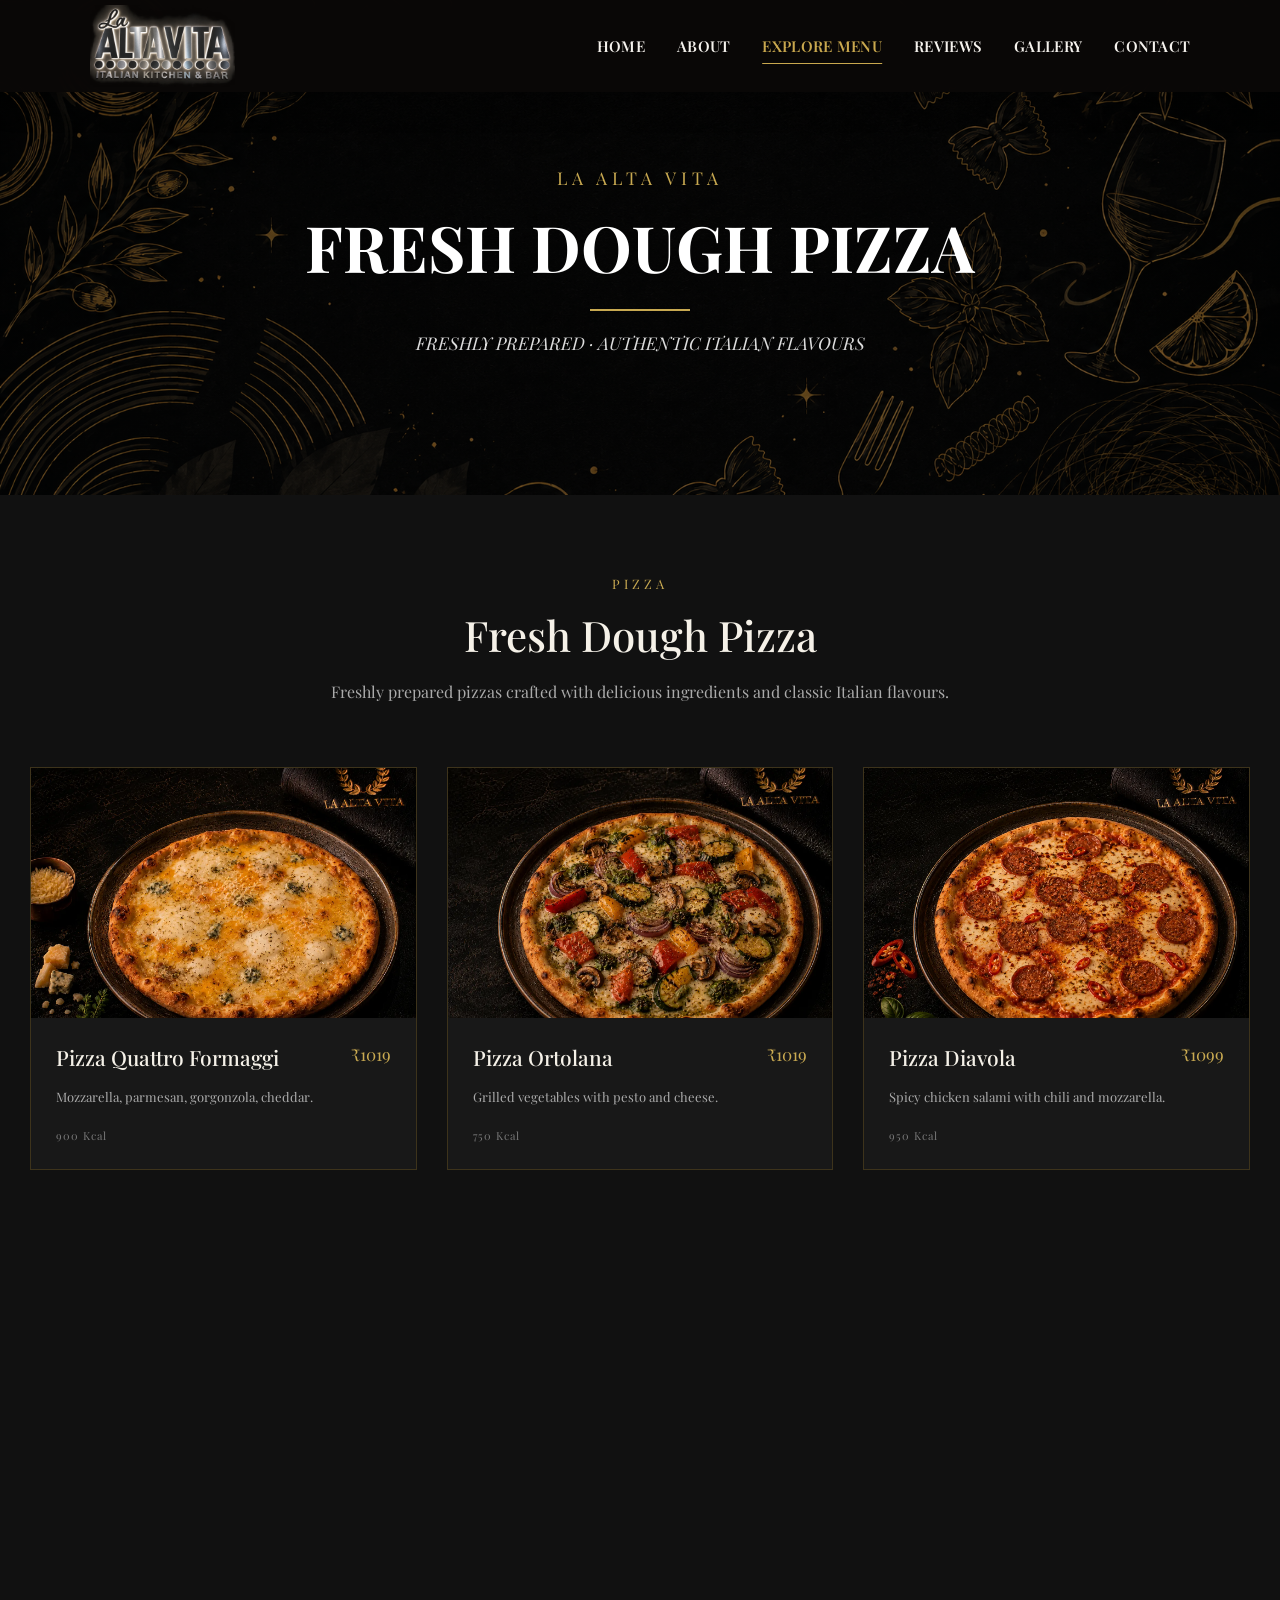
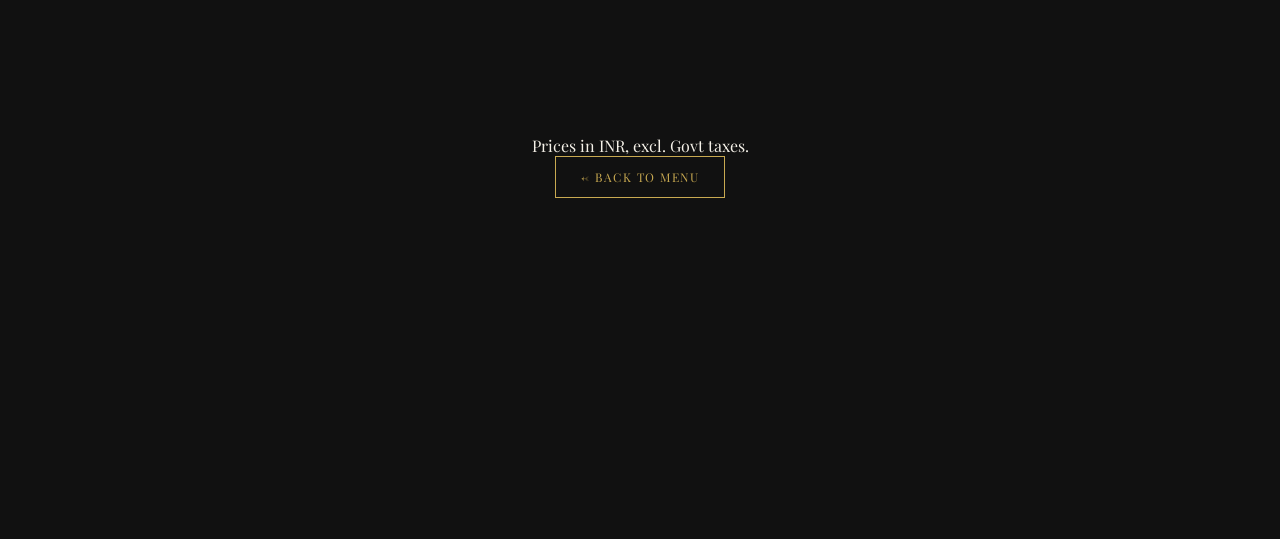
<file: fresh-dough-pizza.html>
<!DOCTYPE html>
<html lang="en">

<head>
    <meta charset="UTF-8">
    <meta name="viewport" content="width=device-width, initial-scale=1.0">

    <title>La Alta Vita | Fresh Dough Pizza</title>

    <!-- Google Fonts -->
    <link rel="preconnect" href="https://fonts.googleapis.com">
    <link rel="preconnect" href="https://fonts.gstatic.com" crossorigin>

    <link
        href="https://fonts.googleapis.com/css2?family=Playfair+Display:wght@400;500;600;700&family=Poppins:wght@300;400;500;600&display=swap"
        rel="stylesheet">

    <!-- Main CSS -->
    <link rel="stylesheet" href="style.css">

    <!-- Menu CSS -->
    <link rel="stylesheet" href="menu.css">

</head>


<body>


    <!-- ================= NAVBAR ================= -->
<header class="navbar">

    <a href="index.html" class="logo">
        <img src="images/altavita logo.png" alt="La Alta Vita">
    </a>

    <nav class="nav-links" id="nav-links">

        <a href="index.html">HOME</a>

        <a href="index.html#about">ABOUT</a>

        <a href="menu.html" class="active">EXPLORE MENU</a>

        <a href="index.html#reviews">REVIEWS</a>

        <a href="index.html#gallery">GALLERY</a>

        <a href="index.html#contact">CONTACT</a>

    </nav>

    <button
        id="mobileMenuBtn"
        class="hamburger"
        type="button"
        aria-label="Open menu"
        aria-expanded="false">

        <span></span>
        <span></span>
        <span></span>

    </button>

</header>

    <!-- ================= FRESH DOUGH PIZZA HERO ================= -->

    <section class="menu-hero fresh-dough-hero">

        <div class="menu-hero-content">

            <p class="small-heading">
                LA ALTA VITA
            </p>

            <h1>
                FRESH DOUGH PIZZA
            </h1>

            <div class="gold-line"></div>

            <p class="menu-tagline">
                FRESHLY PREPARED · AUTHENTIC ITALIAN FLAVOURS
            </p>

        </div>

    </section>



    <!-- ================= FRESH DOUGH PIZZA MENU ================= -->

    <section class="food-menu">

        <div class="food-menu-heading">

            <p class="section-label">
                PIZZA
            </p>

            <h2>
                Fresh Dough Pizza
            </h2>

            <p>
                Freshly prepared pizzas crafted with delicious
                ingredients and classic Italian flavours.
            </p>

        </div>



        <!-- ================= MENU GRID ================= -->

        <div class="food-grid">


            <!-- 1. PIZZA QUATTRO FORMAGGI -->

            <div class="food-card">

                <img
                    src="images/Formaggi.webp"
                    alt="Pizza Quattro Formaggi"
                >

                <div class="food-info">

                    <div class="food-title">

                        <h3>
                            Pizza Quattro Formaggi
                        </h3>

                        <span>
                            ₹1019
                        </span>

                    </div>

                    <p>
                        Mozzarella, parmesan, gorgonzola, cheddar.
                    </p>

                    <small>
                        900 Kcal
                    </small>

                </div>

            </div>



            <!-- 2. PIZZA ORTOLANA -->

            <div class="food-card">

                <img src="images/POrtolana.webp" alt="Pizza Ortolana">

                <div class="food-info">

                    <div class="food-title">

                        <h3>
                            Pizza Ortolana
                        </h3>

                        <span>
                            ₹1019
                        </span>

                    </div>

                    <p>
                        Grilled vegetables with pesto and cheese.
                    </p>

                    <small>
                        750 Kcal
                    </small>

                </div>

            </div>



            <!-- 3. PIZZA DIAVOLA -->

            <div class="food-card">

               <img src="images/Diavola.webp" alt="Pizza Diavola">

                <div class="food-info">

                    <div class="food-title">

                        <h3>
                            Pizza Diavola
                        </h3>

                        <span>
                            ₹1099
                        </span>

                    </div>

                    <p>
                        Spicy chicken salami with chili and mozzarella.
                    </p>

                    <small>
                        950 Kcal
                    </small>

                </div>

            </div>



            <!-- 4. PIZZA DI POLLO ALLA GRIGLIA -->

            <div class="food-card">

               <img src="images/Griglia.webp" alt="Pizza Di Pollo Alla Griglia">

                <div class="food-info">

                    <div class="food-title">

                        <h3>
                            Pizza Di Pollo Alla Griglia
                        </h3>

                        <span>
                            ₹1049
                        </span>

                    </div>

                    <p>
                        Smoked pepperoni and spicy jalapeños on classic
                        tomato base, golden mozzarella.
                    </p>

                    <small>
                        850 Kcal
                    </small>

                </div>

            </div>



            <!-- 5. PIZZA POLLO BBQ -->

            <div class="food-card">

                <img src="images/PolloBBQ.webp" alt="Pizza Pollo BBQ">

                <div class="food-info">

                    <div class="food-title">

                        <h3>
                            Pizza Pollo BBQ
                        </h3>

                        <span>
                            ₹1049
                        </span>

                    </div>

                    <p>
                        Smoked chicken with BBQ sauce and onions.
                    </p>

                    <small>
                        900 Kcal
                    </small>

                </div>

            </div>


        </div>

    </section>



    <!-- ================= NOTE ================= -->

    <section class="back-to-menu">

        <p>
            Prices in INR, excl. Govt taxes.
        </p>

        <a href="menu.html" class="menu-button">
            ← BACK TO MENU
        </a>

    </section>



    <!-- ================= FOOTER ================= -->

<footer>

    <h2>La Alta Vita</h2>

    <p>Authentic Italian Fine Dining</p>

    <p class="copyright">
        © 2026 La Alta Vita. All Rights Reserved.
    </p>

</footer>


<script src="script.js"></script>
</body>

</html>
</file>
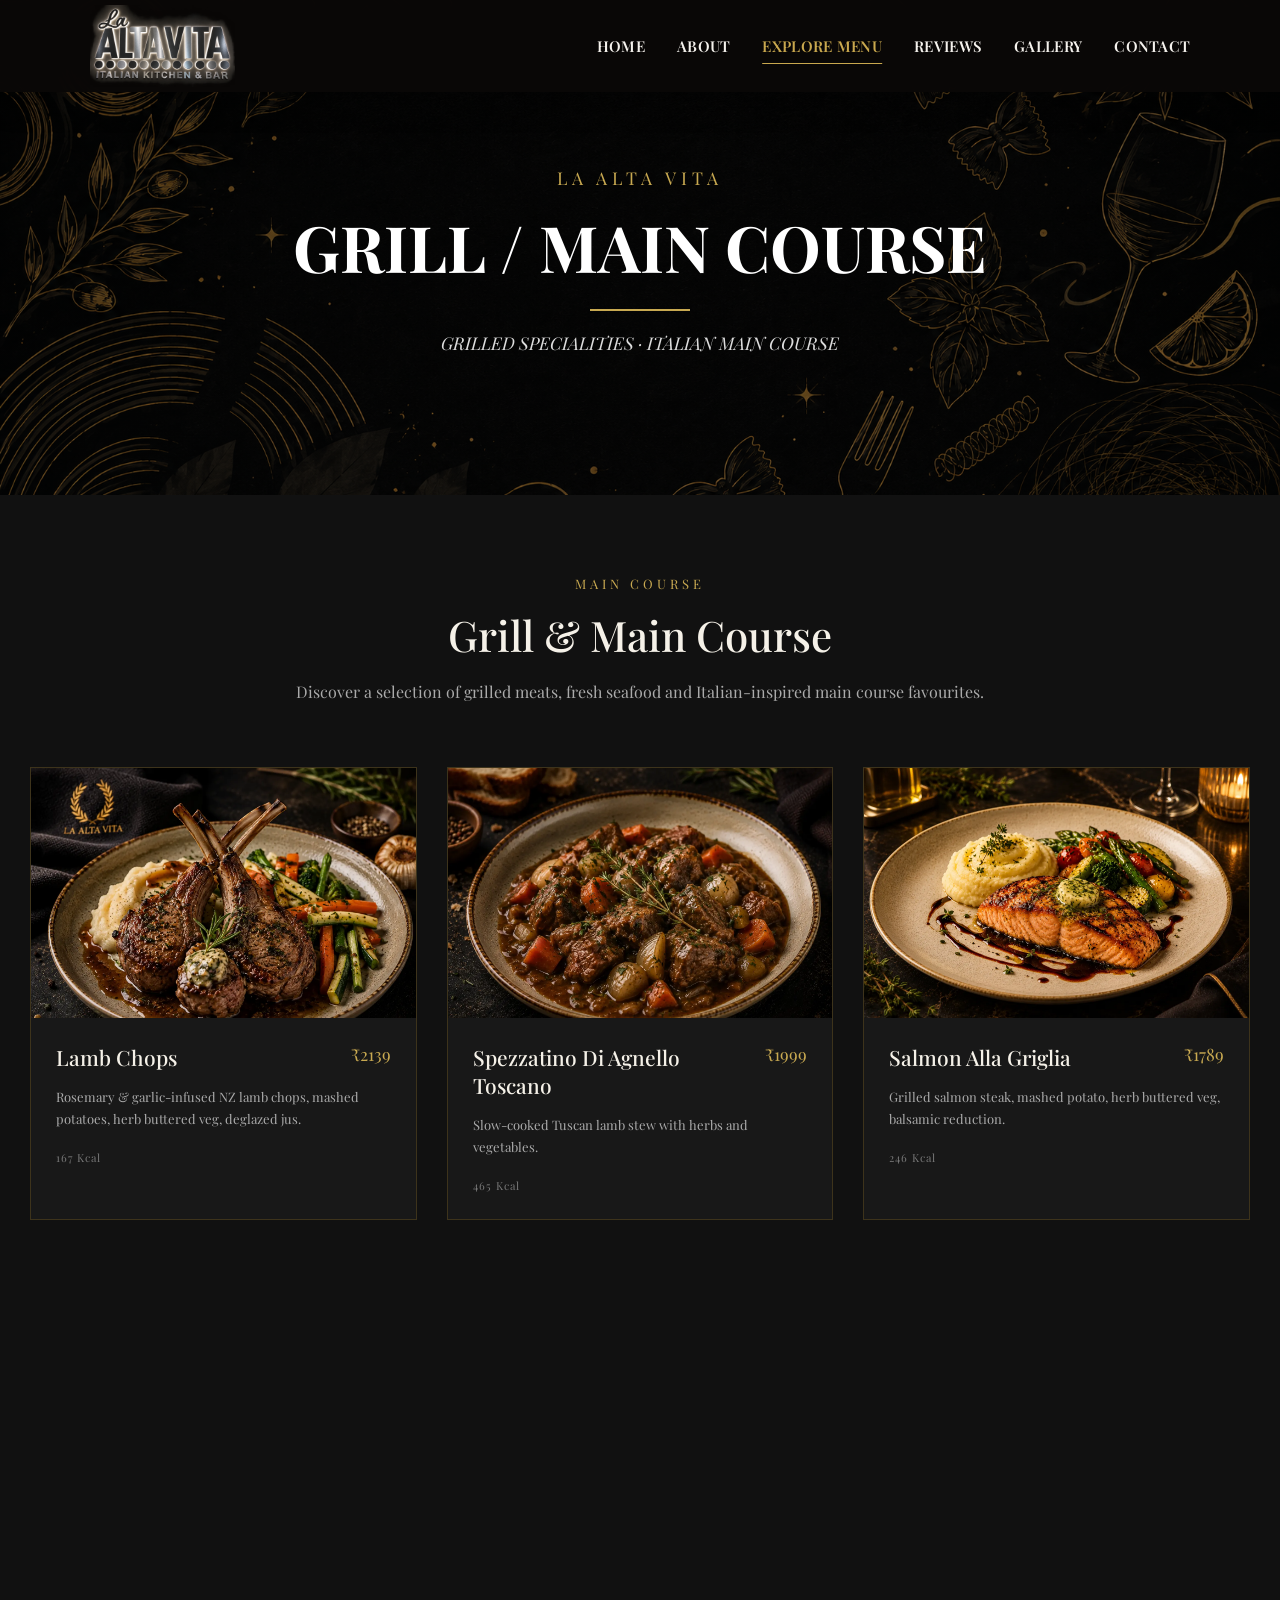
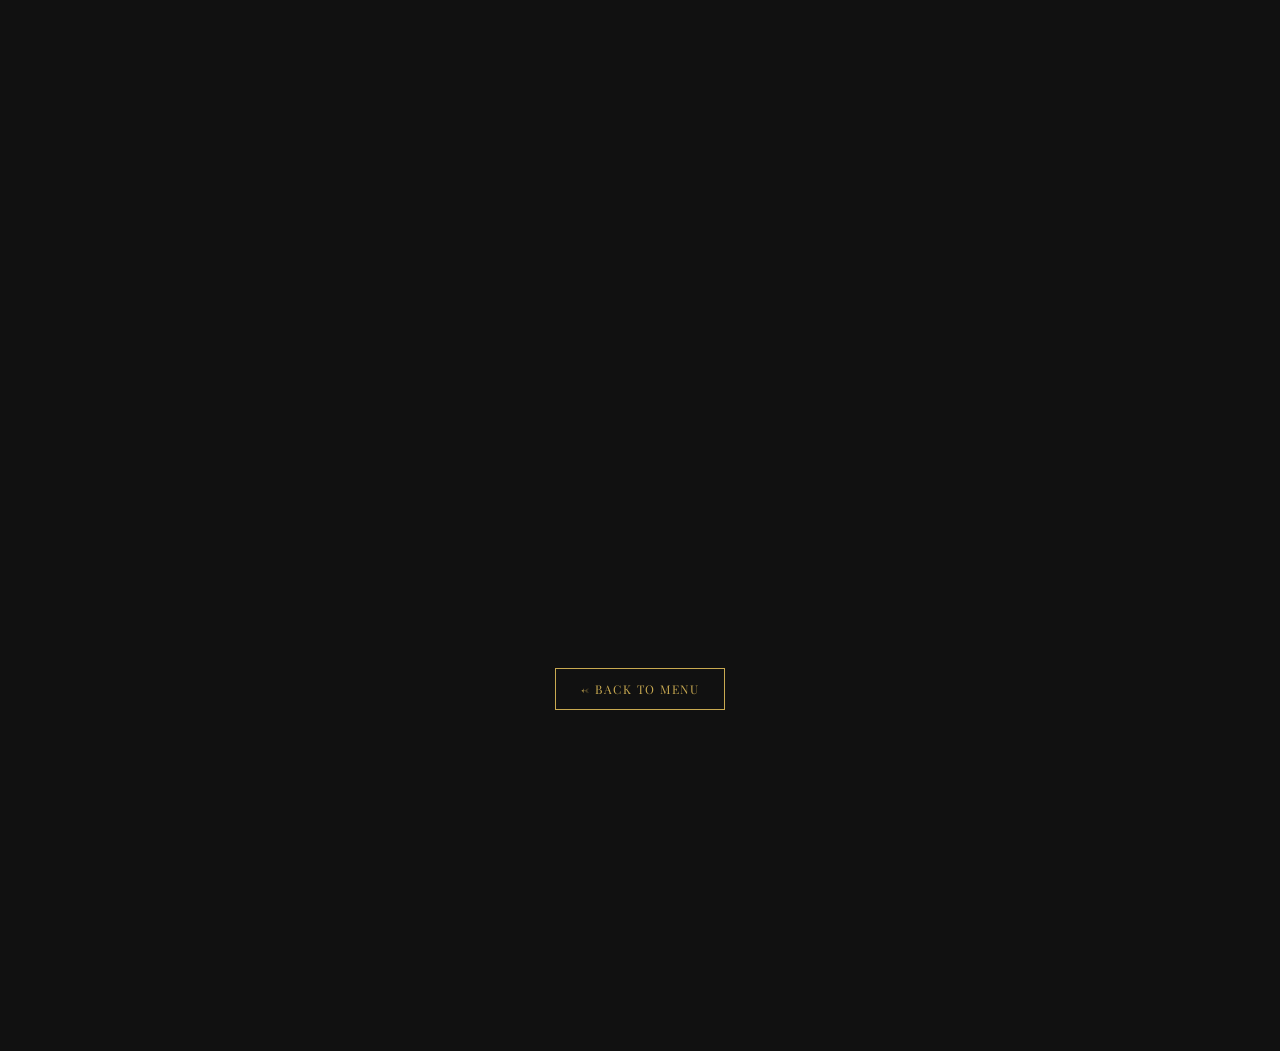
<file: main-course.html>
<!DOCTYPE html>
<html lang="en">

<head>
    <meta charset="UTF-8">
    <meta name="viewport" content="width=device-width, initial-scale=1.0">

    <title>La Alta Vita | Grill / Main Course</title>

    <!-- Google Fonts -->
    <link rel="preconnect" href="https://fonts.googleapis.com">
    <link rel="preconnect" href="https://fonts.gstatic.com" crossorigin>

    <link
        href="https://fonts.googleapis.com/css2?family=Playfair+Display:wght@400;500;600;700&family=Poppins:wght@300;400;500;600&display=swap"
        rel="stylesheet">

    <!-- Main CSS -->
    <link rel="stylesheet" href="style.css">

    <!-- Menu CSS -->
    <link rel="stylesheet" href="menu.css">

</head>


<body>


    <!-- ================= NAVBAR ================= -->
<header class="navbar">

    <a href="index.html" class="logo">
        <img src="images/altavita logo.png" alt="La Alta Vita">
    </a>

    <nav class="nav-links" id="nav-links">

        <a href="index.html">HOME</a>

        <a href="index.html#about">ABOUT</a>

        <a href="menu.html" class="active">EXPLORE MENU</a>

        <a href="index.html#reviews">REVIEWS</a>

        <a href="index.html#gallery">GALLERY</a>

        <a href="index.html#contact">CONTACT</a>

    </nav>

    <button
        id="mobileMenuBtn"
        class="hamburger"
        type="button"
        aria-label="Open menu"
        aria-expanded="false">

        <span></span>
        <span></span>
        <span></span>

    </button>

</header>

    <!-- ================= MAIN COURSE HERO ================= -->

    <section class="menu-hero main-course-hero">

        <div class="menu-hero-content">

            <p class="small-heading">
                LA ALTA VITA
            </p>

            <h1>
                GRILL / MAIN COURSE
            </h1>

            <div class="gold-line"></div>

            <p class="menu-tagline">
                GRILLED SPECIALITIES · ITALIAN MAIN COURSE
            </p>

        </div>

    </section>



    <!-- ================= MAIN COURSE MENU ================= -->

    <section class="food-menu">

        <div class="food-menu-heading">

            <p class="section-label">
                MAIN COURSE
            </p>

            <h2>
                Grill & Main Course
            </h2>

            <p>
                Discover a selection of grilled meats, fresh seafood
                and Italian-inspired main course favourites.
            </p>

        </div>



        <!-- ================= MENU GRID ================= -->

        <div class="food-grid">


            <!-- 1. LAMB CHOPS -->

            <div class="food-card">

                <img
                    src="images/Lamb Chops.webp"
                    alt="Lamb Chops"
                >

                <div class="food-info">

                    <div class="food-title">

                        <h3>
                            Lamb Chops
                        </h3>

                        <span>
                            ₹2139
                        </span>

                    </div>

                    <p>
                        Rosemary & garlic-infused NZ lamb chops,
                        mashed potatoes, herb buttered veg, deglazed jus.
                    </p>

                    <small>
                        167 Kcal
                    </small>

                </div>

            </div>



            <!-- 2. SPEZZATINO DI AGNELLO TOSCANO -->

            <div class="food-card">

                <img
                    src="images/Toscano.webp"
                    alt="Spezzatino Di Agnello Toscano"
                >

                <div class="food-info">

                    <div class="food-title">

                        <h3>
                            Spezzatino Di Agnello Toscano
                        </h3>

                        <span>
                            ₹1999
                        </span>

                    </div>

                    <p>
                        Slow-cooked Tuscan lamb stew with herbs
                        and vegetables.
                    </p>

                    <small>
                        465 Kcal
                    </small>

                </div>

            </div>



            <!-- 3. SALMON ALLA GRIGLIA -->

            <div class="food-card">

                <img
                    src="images/Salmon Alla Griglia.webp"
                    alt="Salmon Alla Griglia"
                >

                <div class="food-info">

                    <div class="food-title">

                        <h3>
                            Salmon Alla Griglia
                        </h3>

                        <span>
                            ₹1789
                        </span>

                    </div>

                    <p>
                        Grilled salmon steak, mashed potato,
                        herb buttered veg, balsamic reduction.
                    </p>

                    <small>
                        246 Kcal
                    </small>

                </div>

            </div>



            <!-- 4. SALMONE AL PESTO -->

            <div class="food-card">

                <img
                    src="images/Salmone Al Pesto.webp"
                    alt="Salmone Al Pesto"
                >

                <div class="food-info">

                    <div class="food-title">

                        <h3>
                            Salmone Al Pesto
                        </h3>

                        <span>
                            ₹1789
                        </span>

                    </div>

                    <p>
                        Grilled salmon topped with fresh basil pesto.
                    </p>

                    <small>
                        600 Kcal
                    </small>

                </div>

            </div>



            <!-- 5. GAMBERONI ALLA GRIGLIA -->

            <div class="food-card">

                <img
                    src="images/Alla Griglia.webp"
                    alt="Gamberoni Alla Griglia"
                >

                <div class="food-info">

                    <div class="food-title">

                        <h3>
                            Gamberoni Alla Griglia
                        </h3>

                        <span>
                            ₹1639
                        </span>

                    </div>

                    <p>
                        Grilled prawns, butter garlic lemon sauce,
                        mashed potato, herb buttered veg.
                    </p>

                    <small>
                        238 Kcal
                    </small>

                </div>

            </div>



            <!-- 6. POLLO PAILLARD CON RUCOLA E POMODORINI -->

            <div class="food-card">

                <img
                    src="images/Paillard.webp"
                    alt="Pollo Paillard Con Rucola E Pomodorini"
                >

                <div class="food-info">

                    <div class="food-title">

                        <h3>
                            Pollo Paillard Con Rucola E Pomodorini
                        </h3>

                        <span>
                            ₹1129
                        </span>

                    </div>

                    <p>
                        Grilled thin chicken breast with rocket
                        and cherry tomatoes.
                    </p>

                    <small>
                        435 Kcal
                    </small>

                </div>

            </div>



            <!-- 7. POLLO AL RIPIENI -->

            <div class="food-card">

                <img
                    src="images/Pollo Al Ripieni.webp"
                    alt="Pollo Al Ripieni"
                >

                <div class="food-info">

                    <div class="food-title">

                        <h3>
                            Pollo Al Ripieni
                        </h3>

                        <span>
                            ₹1129
                        </span>

                    </div>

                    <p>
                        Chicken breast stuffed with mozzarella,
                        haricot beans, spinach sautéed in olive oil,
                        rosemary potatoes.
                    </p>

                    <small>
                        420 Kcal
                    </small>

                </div>

            </div>



            <!-- 8. MELANZANE ALLA PARMIGIANA -->

            <div class="food-card">

                <img
                    src="images/Parmigiana.webp"
                    alt="Melanzane Alla Parmigiana"
                >

                <div class="food-info">

                    <div class="food-title">

                        <h3>
                            Melanzane Alla Parmigiana
                        </h3>

                        <span>
                            ₹999
                        </span>

                    </div>

                    <p>
                        Layered eggplant baked with tomato sauce
                        and cheese.
                    </p>

                    <small>
                        600 Kcal
                    </small>

                </div>

            </div>


        </div>

    </section>



    <!-- ================= BACK TO MENU ================= -->

    <section class="back-to-menu">

        <a href="menu.html" class="menu-button">
            ← BACK TO MENU
        </a>

    </section>



    <!-- ================= FOOTER ================= -->

    
<footer>

    <h2>La Alta Vita</h2>

    <p>Authentic Italian Fine Dining</p>

    <p class="copyright">
        © 2026 La Alta Vita. All Rights Reserved.
    </p>

</footer>


<script src="script.js"></script>
</body>

</html>
</file>
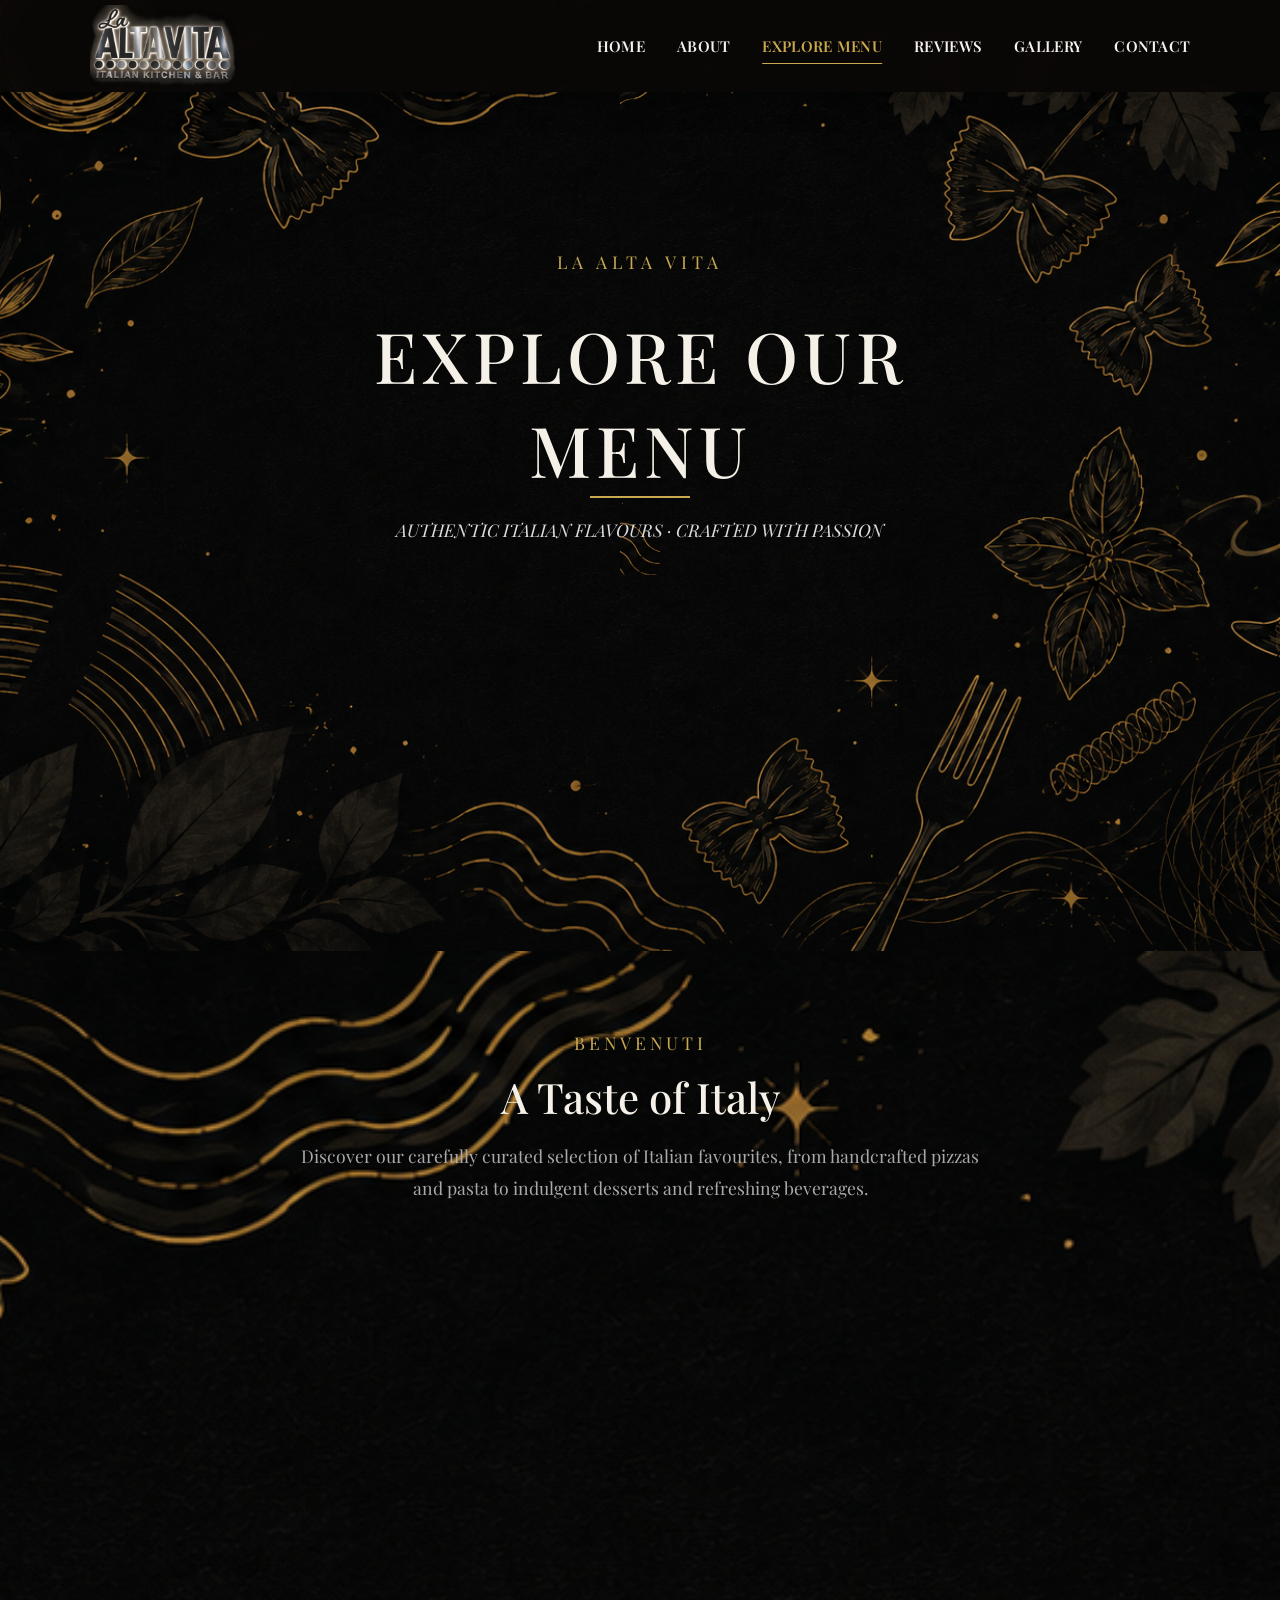
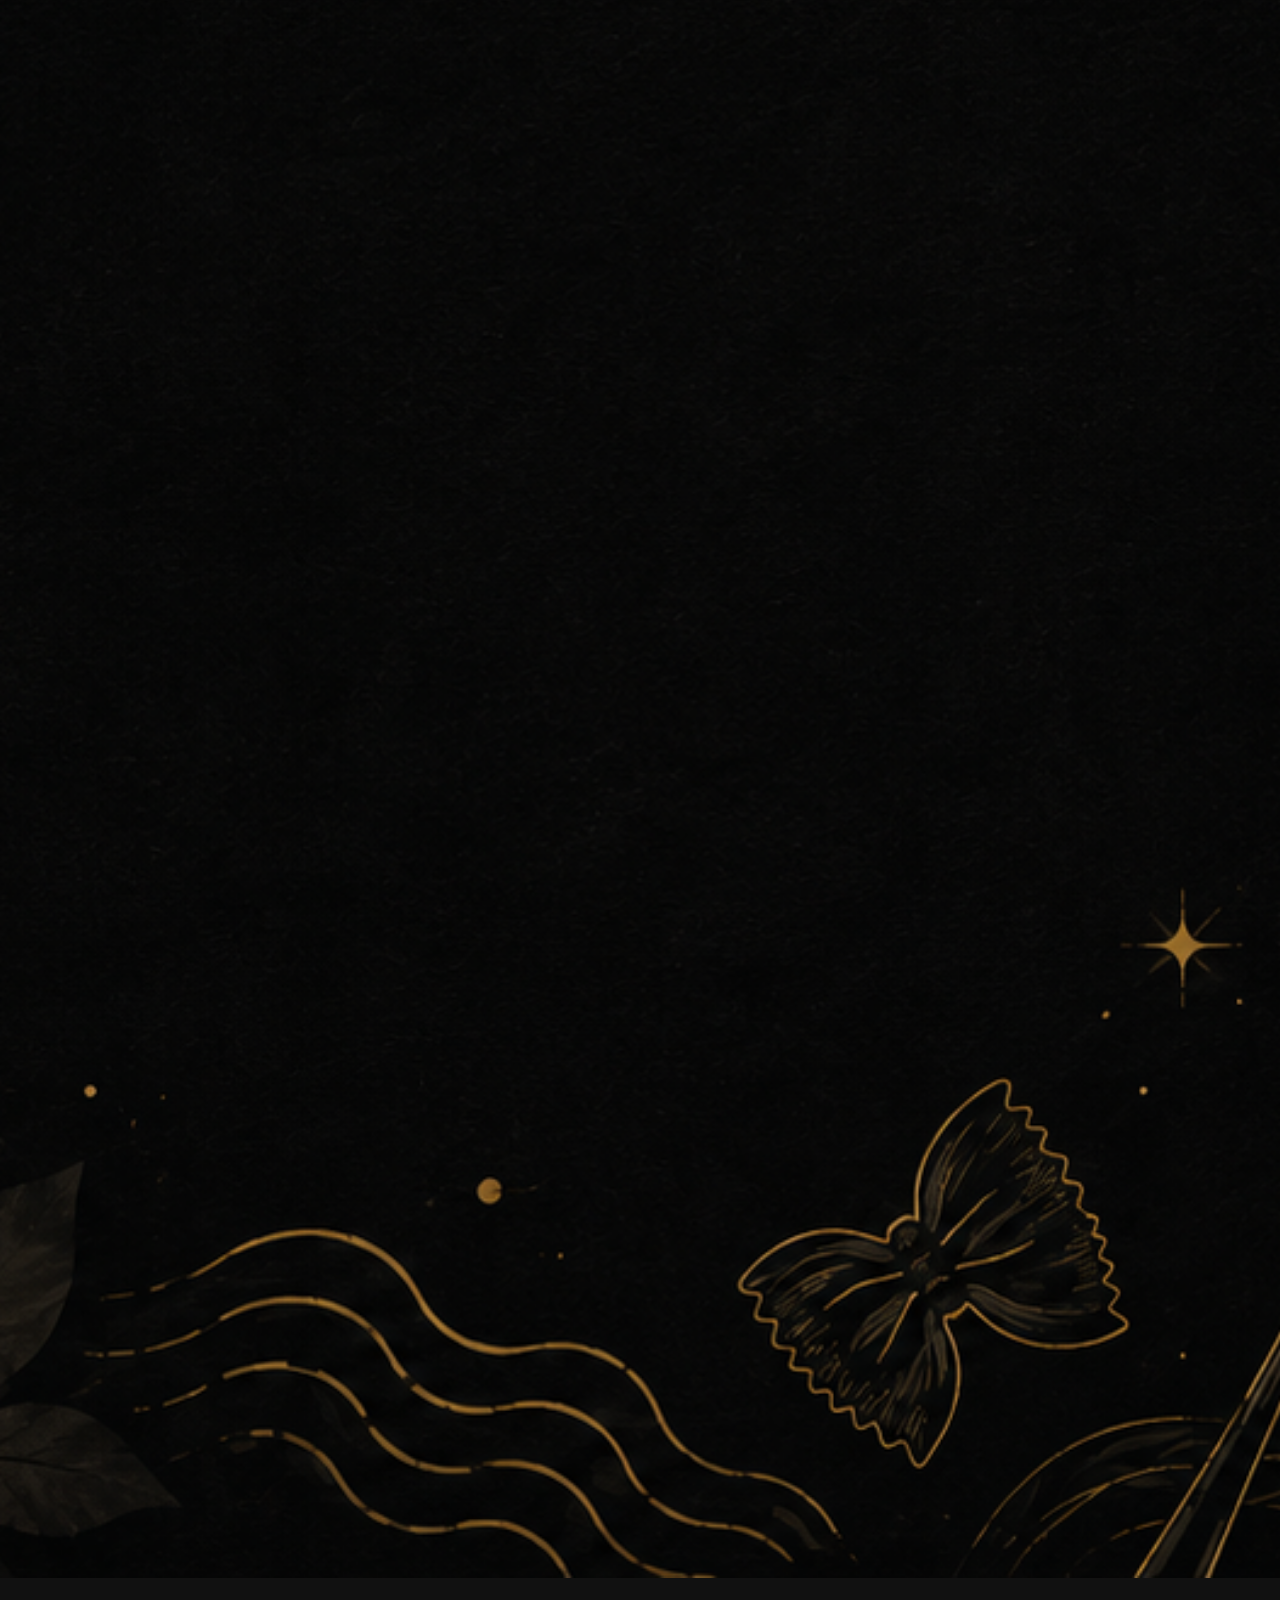
<file: menu.html>
<!DOCTYPE html>
<html lang="en">

<head>
    <meta charset="UTF-8">
    <meta name="viewport" content="width=device-width, initial-scale=1.0">

    <title>La Alta Vita | Explore Menu</title>

    <!-- Google Fonts -->
    <link rel="preconnect" href="https://fonts.googleapis.com">
    <link rel="preconnect" href="https://fonts.gstatic.com" crossorigin>

    <link
        href="https://fonts.googleapis.com/css2?family=Playfair+Display:wght@400;500;600;700&family=Poppins:wght@300;400;500;600&display=swap"
        rel="stylesheet">

    <!-- Main CSS -->
    <link rel="stylesheet" href="style.css">

    <!-- Menu CSS -->
    <link rel="stylesheet" href="menu.css">

</head>


<body class="menu-page">

    <!-- ================= NAVBAR ================= -->
<header class="navbar">

    <a href="index.html" class="logo">
        <img src="images/altavita logo.png" alt="La Alta Vita">
    </a>

    <nav class="nav-links" id="nav-links">

        <a href="index.html">
            HOME
        </a>

        <a href="index.html#about">
            ABOUT
        </a>

        <a href="menu.html" class="active">
            EXPLORE MENU
        </a>

        <a href="index.html#reviews">
            REVIEWS
        </a>

        <a href="index.html#gallery">
            GALLERY
        </a>

        <a href="index.html#contact">
            CONTACT
        </a>

    </nav>

    <button
        id="mobileMenuBtn"
        class="hamburger"
        type="button"
        aria-label="Open menu"
        aria-expanded="false">

        <span></span>
        <span></span>
        <span></span>

    </button>

</header>




    <!-- ================= MENU HERO ================= -->

<section class="menu-hero">
    <section class="menu-hero" style="background-image: url('mbg.jpg');"></section>

    <div class="menu-hero-content">

        <p class="small-heading">
            LA ALTA VITA
        </p>

        <h1>
            EXPLORE OUR MENU
        </h1>

        <div class="gold-line"></div>

        <p class="menu-tagline">
            AUTHENTIC ITALIAN FLAVOURS · CRAFTED WITH PASSION
        </p>

    </div>

</section>


    <!-- ================= MENU INTRO ================= -->

<section class="food-menu menu-hero">

    <div class="food-menu-heading">

        <p class="section-label">
            BENVENUTI
        </p>

        <h2>
            A Taste of Italy
        </h2>

        <p>
            Discover our carefully curated selection of Italian
            favourites, from handcrafted pizzas and pasta to
            indulgent desserts and refreshing beverages.
        </p>

    </div>


        <!-- ================= MENU CATEGORY GRID ================= -->

        <div class="food-grid">


            <!-- 1. BREAKFAST -->

            <div class="food-card">

                <img
                    src="images/break.webp"
                    alt="Breakfast"
                >

                <div class="food-info">

                    <div class="food-title">

                        <h3>
                            Breakfast
                        </h3>

                    </div>

                    <p>
                        Start your day the Italian way with fresh fruits,
                        wholesome breakfasts and classic morning favourites.
                    </p>

                    <a href="breakfast.html" class="menu-button">
                        VIEW MENU
                    </a>

                </div>

            </div>



            <!-- 2. FLAT BREAD PIZZAS -->

            <div class="food-card">

                <img
                    src="images/Flat Bread Pizzas.webp"
                    alt="Flat Bread Pizzas"
                >

                <div class="food-info">

                    <div class="food-title">

                        <h3>
                            Flat Bread Pizzas
                        </h3>

                    </div>

                    <p>
                        Thin crust and fresh dough pizzas prepared with
                        carefully selected Italian-inspired ingredients.
                    </p>

                    <a href="flatbread.html" class="menu-button">
                        VIEW MENU
                    </a>

                </div>

            </div>



            <!-- 3. FRESH DOUGH PIZZA -->

            <div class="food-card">

                <img
                    src="images/Fresh Dough Pizza.webp"
                    alt="Fresh Dough Pizza"
                >

                <div class="food-info">

                    <div class="food-title">

                        <h3>
                            Fresh Dough Pizza
                        </h3>

                    </div>

                    <p>
                        Freshly prepared pizzas featuring classic,
                        cheesy and richly flavoured combinations.
                    </p>

                    <a href="fresh-dough-pizza.html" class="menu-button">
                        VIEW MENU
                    </a>

                </div>

            </div>



            <!-- 4. PASTA -->

            <div class="food-card">

                <img
                    src="images/pasta.webp"
                    alt="Pasta"
                >

                <div class="food-info">

                    <div class="food-title">

                        <h3>
                            Pasta
                        </h3>

                    </div>

                    <p>
                        Choose your favourite pasta with classic Italian
                        sauces and delicious add-ons.
                    </p>

                    <a href="pasta.html" class="menu-button">
                        VIEW MENU
                    </a>

                </div>

            </div>



            
            <!-- 5 FUNGHI RISOTTO -->

            <div class="food-card">

                <img
                    src="images/Funghi.webp"
                    alt="Funghi Risotto"
                >

                <div class="food-info">

                    <div class="food-title">

                        <h3>
                            Funghi Risotto
                        </h3>

                    </div>

                    <p>
                        Creamy arborio rice with mixed mushrooms,
                        parmesan and truffle oil.
                    </p>

                    <a href="risotto.html" class="menu-button">
                        VIEW MENU
                    </a>

                </div>

            </div>



            <!-- 6. GRILL / MAIN COURSE -->

            <div class="food-card">

                <img
                    src="images/Grill Main Course.webp"
                    alt="Grill and Main Course"
                >

                <div class="food-info">

                    <div class="food-title">

                        <h3>
                            Grill / Main Course
                        </h3>

                    </div>

                    <p>
                        A selection of grilled meats, seafood and
                        Italian-inspired main course favourites.
                    </p>

                    <a href="main-course.html" class="menu-button">
                        VIEW MENU
                    </a>

                </div>

            </div>

            

            <!-- 7. DESSERTS -->

            <div class="food-card">

                <img
                    src="images/desserts.webp"
                    alt="Desserts"
                >

                <div class="food-info">

                    <div class="food-title">

                        <h3>
                            Desserts
                        </h3>

                    </div>

                    <p>
                        Finish your dining experience with indulgent
                        Italian desserts and sweet favourites.
                    </p>

                    <a href="desserts.html" class="menu-button">
                        VIEW MENU
                    </a>

                </div>

            </div>



            <!-- 8. CHILLED BEER -->

            <div class="food-card">

                <img
                    src="images/Beer.webp"
                    alt="Chilled Beer"
                >

                <div class="food-info">

                    <div class="food-title">

                        <h3>
                            Chilled Beer
                        </h3>

                    </div>

                    <p>
                        Explore our selection of international and
                        domestic chilled beers.
                    </p>

                    <a href="beer.html" class="menu-button">
                        VIEW MENU
                    </a>

                </div>

            </div>



            <!-- 9. SPIRITS -->

            <div class="food-card">

                <img
                    src="images/Hapusa Himalayan.webp"
                    alt="Spirits"
                >

                <div class="food-info">

                    <div class="food-title">

                        <h3>
                            Spirits
                        </h3>

                    </div>

                    <p>
                        Discover our selection of whiskies, bourbon,
                        gin, rum, vodka, tequila and brandy.
                    </p>

                    <a href="spirits.html" class="menu-button">
                        VIEW MENU
                    </a>

                </div>

            </div>



            <!-- 10. WINES -->

            <div class="food-card">

                <img
                    src="images/Conti Serristori Chianti.webp"
                    alt="Wines"
                >

                <div class="food-info">

                    <div class="food-title">

                        <h3>
                            Wines
                        </h3>

                    </div>

                    <p>
                        Enjoy a selection of domestic and international
                        red and white wines.
                    </p>

                    <a href="wines.html" class="menu-button">
                        VIEW MENU
                    </a>

                </div>

            </div>



            <!-- 11. COCKTAILS -->

            <div class="food-card">

                <img
                    src="images/cocktails.webp"
                    alt="Cocktails"
                >

                <div class="food-info">

                    <div class="food-title">

                        <h3>
                            Cocktails
                        </h3>

                    </div>

                    <p>
                        Classic cocktails crafted to complement
                        your La Alta Vita dining experience.
                    </p>

                    <a href="cocktails.html" class="menu-button">
                        VIEW MENU
                    </a>

                </div>

            </div>



            <!-- 12. MOCKTAILS -->

            <div class="food-card">

                <img
                    src="images/Moctails.webp"
                    alt="Mocktails"
                >

                <div class="food-info">

                    <div class="food-title">

                        <h3>
                            Mocktails
                        </h3>

                    </div>

                    <p>
                        Refreshing non-alcoholic creations made
                        for every occasion.
                    </p>

                    <a href="mocktails.html" class="menu-button">
                        VIEW MENU
                    </a>

                </div>

            </div>


        </div>

    </section>



    <!-- ================= FOOTER ================= -->

   
<footer>

    <h2>La Alta Vita</h2>

    <p>Authentic Italian Fine Dining</p>

    <p class="copyright">
        © 2026 La Alta Vita. All Rights Reserved.
    </p>

</footer>

    <script src="script.js"></script>

</body>

</html>
</file>
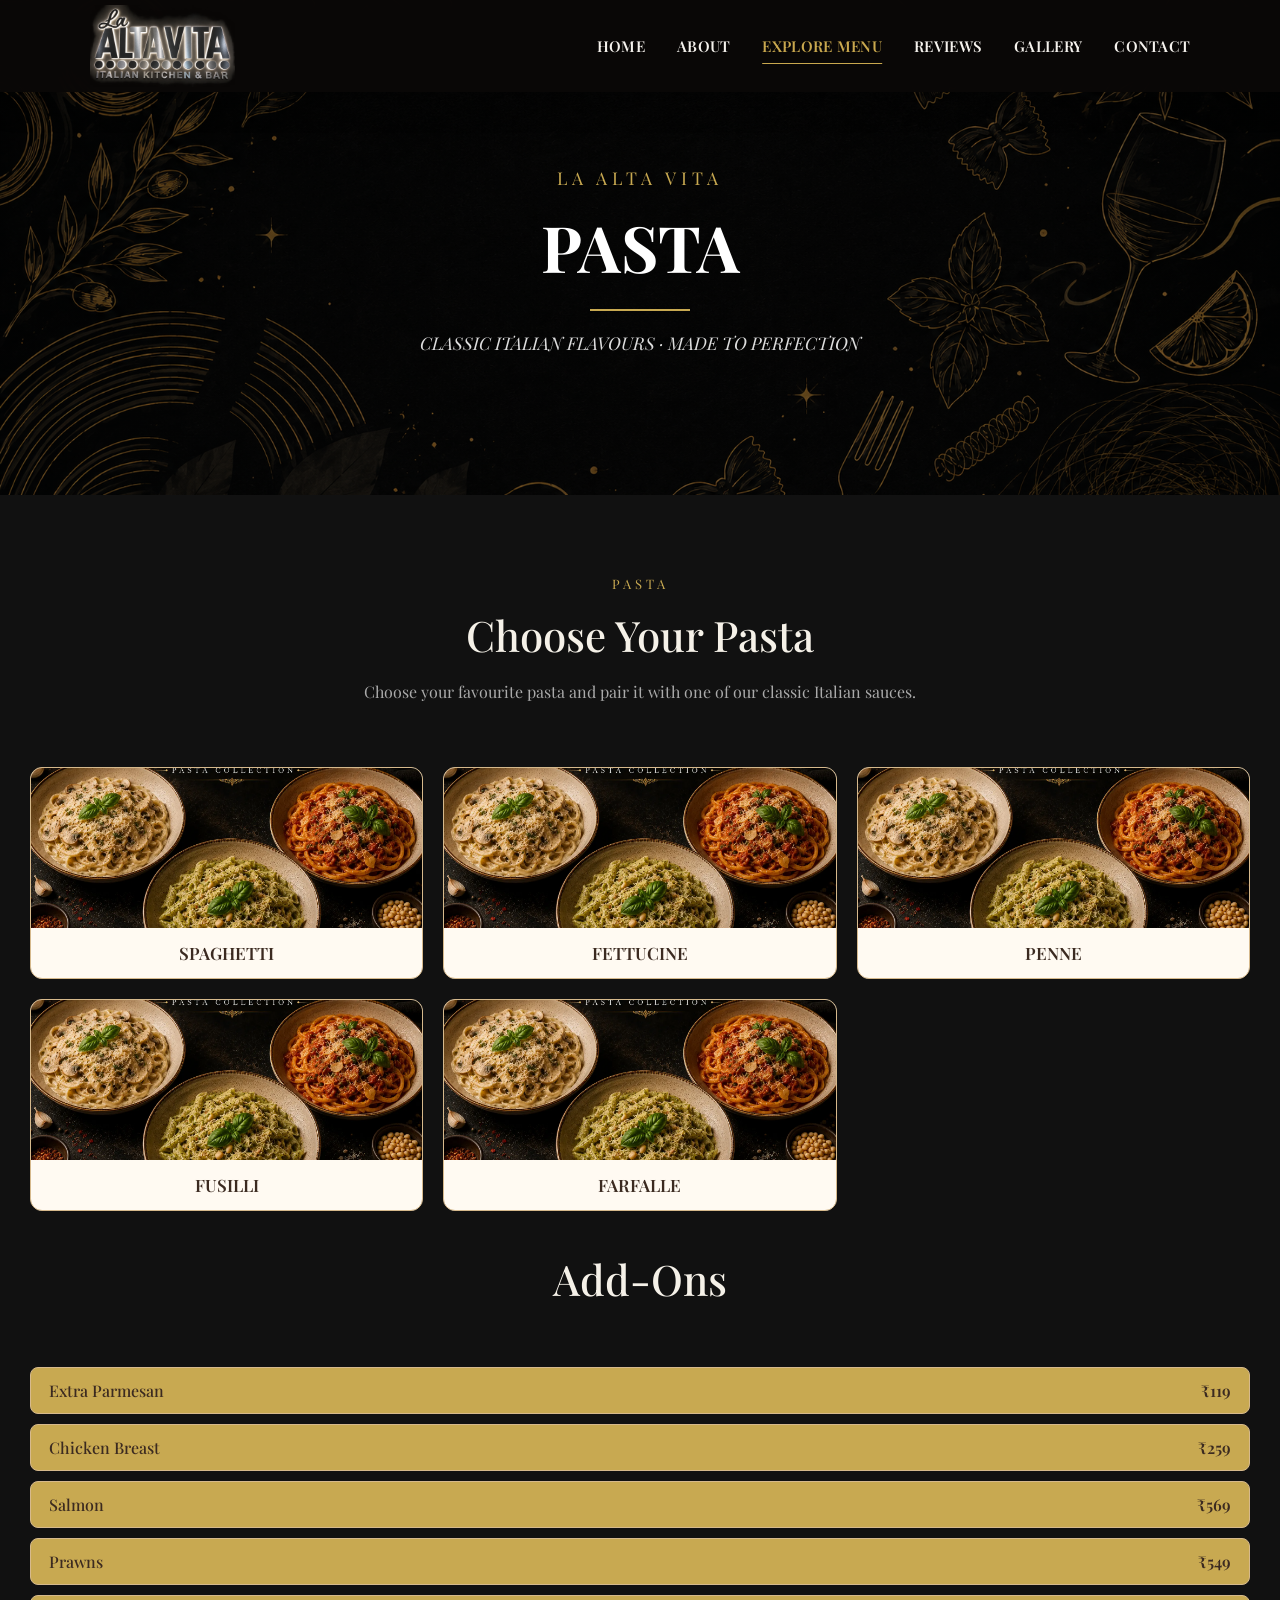
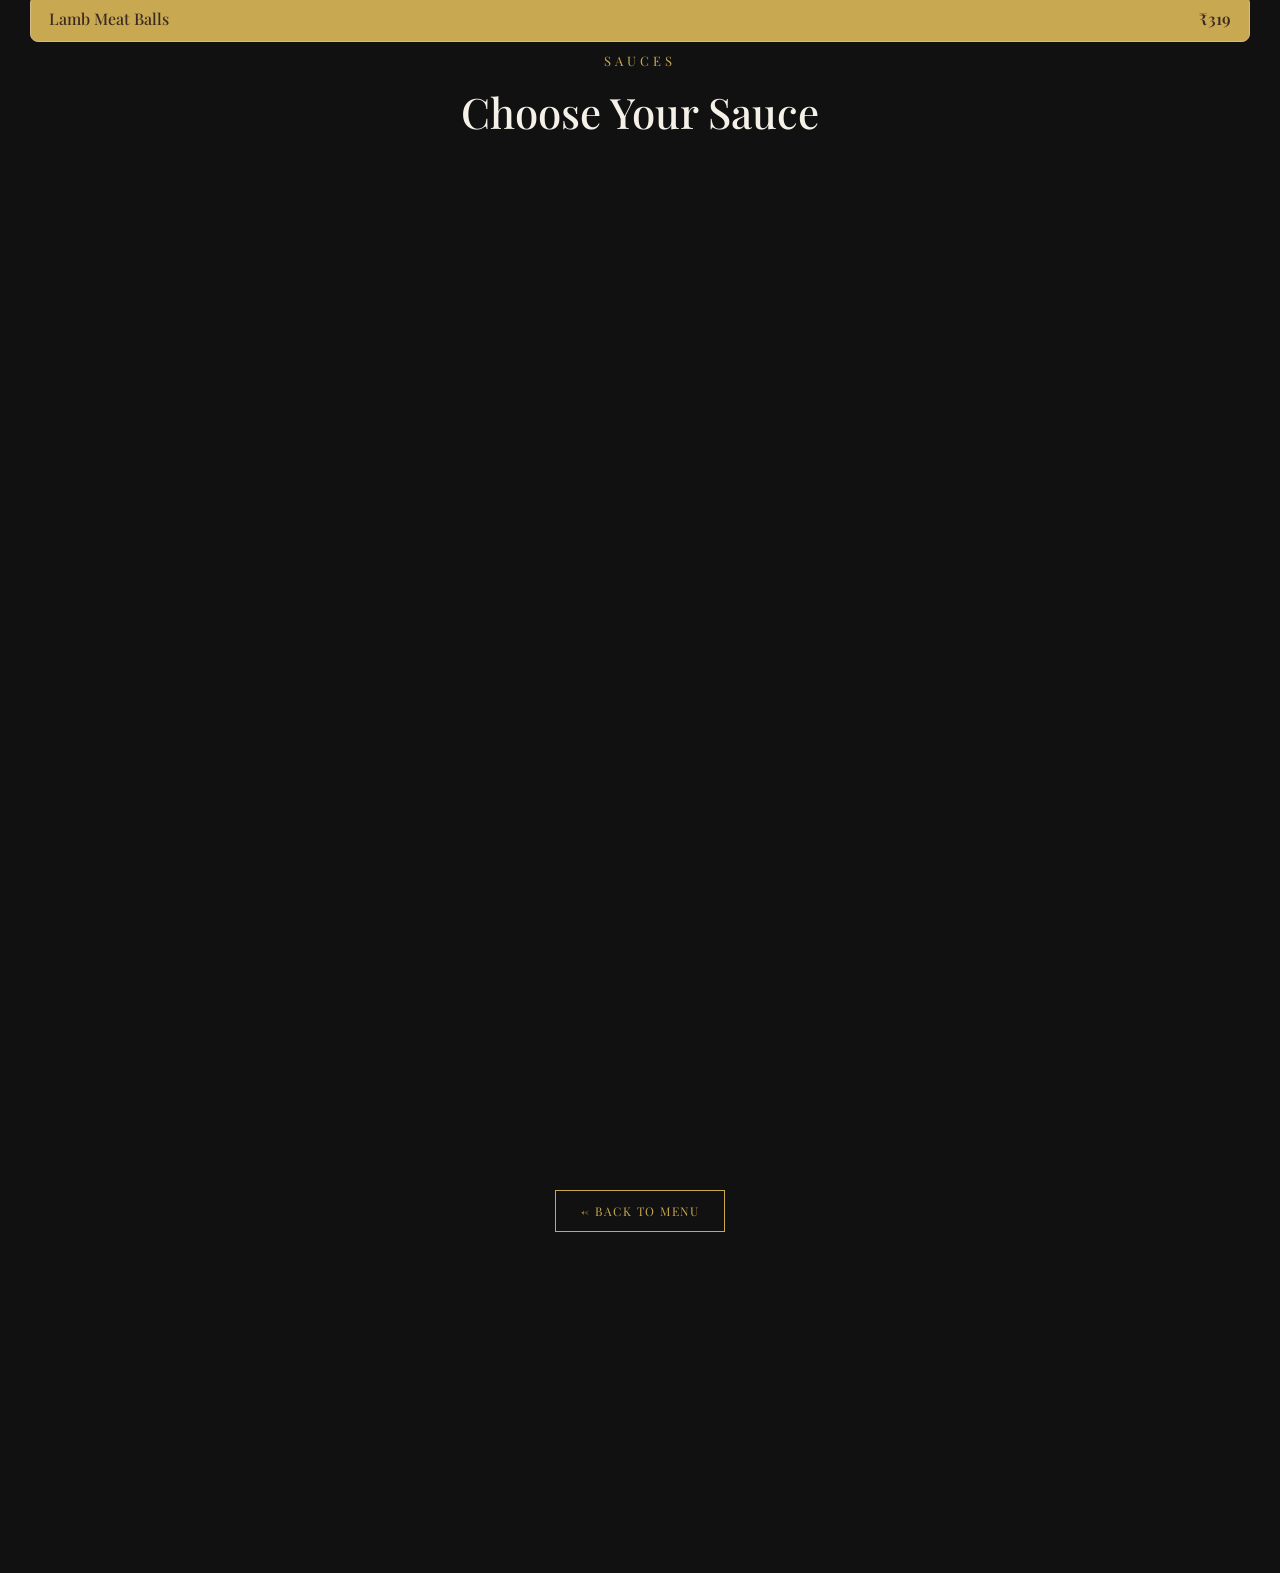
<file: pasta.html>
<!DOCTYPE html>
<html lang="en">

<head>
    <meta charset="UTF-8">
    <meta name="viewport" content="width=device-width, initial-scale=1.0">

    <title>La Alta Vita | Pasta</title>

    <!-- Google Fonts -->
    <link rel="preconnect" href="https://fonts.googleapis.com">
    <link rel="preconnect" href="https://fonts.gstatic.com" crossorigin>

    <link
        href="https://fonts.googleapis.com/css2?family=Playfair+Display:wght@400;500;600;700&family=Poppins:wght@300;400;500;600&display=swap"
        rel="stylesheet">

    <!-- Main CSS -->
    <link rel="stylesheet" href="style.css">

    <!-- Menu CSS -->
    <link rel="stylesheet" href="menu.css">

</head>


<body>


    <!-- ================= NAVBAR ================= -->
<header class="navbar">

    <a href="index.html" class="logo">
        <img src="images/altavita logo.png" alt="La Alta Vita">
    </a>

    <nav class="nav-links" id="nav-links">

        <a href="index.html">HOME</a>

        <a href="index.html#about">ABOUT</a>

        <a href="menu.html" class="active">EXPLORE MENU</a>

        <a href="index.html#reviews">REVIEWS</a>

        <a href="index.html#gallery">GALLERY</a>

        <a href="index.html#contact">CONTACT</a>

    </nav>

    <button
        id="mobileMenuBtn"
        class="hamburger"
        type="button"
        aria-label="Open menu"
        aria-expanded="false">

        <span></span>
        <span></span>
        <span></span>

    </button>

</header>

    <!-- ================= PASTA HERO ================= -->

    <section class="menu-hero pasta-hero">

        <div class="menu-hero-content">

            <p class="small-heading">
                LA ALTA VITA
            </p>

            <h1>
                PASTA
            </h1>

            <div class="gold-line"></div>

            <p class="menu-tagline">
                CLASSIC ITALIAN FLAVOURS · MADE TO PERFECTION
            </p>

        </div>

    </section>



    <!-- ================= PASTA MENU ================= -->

    <section class="food-menu">

        <div class="food-menu-heading">

            <p class="section-label">
                PASTA
            </p>

            <h2>
                Choose Your Pasta
            </h2>

            <p>
                Choose your favourite pasta and pair it with
                one of our classic Italian sauces.
            </p>

        </div>

        <div class="pasta-grid">

            <div class="pasta-type">
                <img src="images/pasta.webp" alt="Spaghetti">
                <span>SPAGHETTI</span>
            </div>

            <div class="pasta-type">
                <img src="images/pasta.webp" alt="Fettuccine">
                <span>FETTUCINE</span>
            </div>

            <div class="pasta-type">
                <img src="images/pasta.webp" alt="Penne">
                <span>PENNE</span>
            </div>

            <div class="pasta-type">
                <img src="images/pasta.webp" alt="Fusilli">
                <span>FUSILLI</span>
            </div>

            <div class="pasta-type">
                <img src="images/pasta.webp" alt="Tagliatelle">
                <span>FARFALLE</span>
            </div>

        </div>

        <!-- ================= ADD-ONS ================= -->

        <div class="pasta-addons">
            
            <div class="food-menu-heading">

                <h2>
                    Add-Ons
                </h2>

            </div>

            <div class="addon-list">

                <div class="addon-item">
                    <span>Extra Parmesan</span>
                    <strong class="addon-price">₹119</strong>
                </div>

                <div class="addon-item">
                    <span>Chicken Breast</span>
                    <strong class="addon-price">₹259</strong>
                </div>

                <div class="addon-item">
                    <span>Salmon</span>
                    <strong class="addon-price">₹569</strong>
                </div>

                <div class="addon-item">
                    <span>Prawns</span>
                    <strong class="addon-price">₹549</strong>
                </div>

                <div class="addon-item">
                    <span>Lamb Meat Balls</span>
                    <strong class="addon-price">₹319</strong>
                </div>

            </div>

        </div>



        <!-- ================= SAUCES ================= -->

        <div class="food-menu-heading sauce-heading">

            <p class="section-label">
                SAUCES
            </p>

            <h2>
                Choose Your Sauce
            </h2>

        </div>



        <!-- ================= MENU GRID ================= -->

        <div class="food-grid">


            <!-- 1. MARINARA -->

            <div class="food-card">

                <img
                    src="images/Marinaraa.webp"
                    alt="Marinara Pasta"
                >

                <div class="food-info">

                    <div class="food-title">

                        <h3>
                            Marinara
                        </h3>

                        <span>
                            ₹829
                        </span>

                    </div>

                    <p>
                        Classic Italian tomato sauce with garlic and basil.
                    </p>

                    <small>
                        322 Kcal
                    </small>

                </div>

            </div>



            <!-- 2. ALFREDO -->

            <div class="food-card">

                <img
                    src="images/Alfredoa.webp"
                    alt="Alfredo Pasta"
                >

                <div class="food-info">

                    <div class="food-title">

                        <h3>
                            Alfredo
                        </h3>

                        <span>
                            ₹829
                        </span>

                    </div>

                    <p>
                        Cream sauce with parmesan, butter and fresh mushrooms.
                    </p>

                    <small>
                        304 Kcal
                    </small>

                </div>

            </div>



            <!-- 3. AGLIO OLIO -->

            <div class="food-card">

                <img
                    src="images/Aglio Olio.webp"
                    alt="Aglio Olio Pasta"
                >

                <div class="food-info">

                    <div class="food-title">

                        <h3>
                            Aglio Olio
                        </h3>

                        <span>
                            ₹829
                        </span>

                    </div>

                    <p>
                        Garlic, olive oil, chilli flakes, pepper and parmesan.
                    </p>

                    <small>
                        328 Kcal
                    </small>

                </div>

            </div>



            <!-- 4. PESTO CREAM -->

            <div class="food-card">

                <img
                    src="images/Pesto Cream.webp"
                    alt="Pesto Cream Pasta"
                >

                <div class="food-info">

                    <div class="food-title">

                        <h3>
                            Pesto Cream
                        </h3>

                        <span>
                            ₹829
                        </span>

                    </div>

                    <p>
                        Classic basil sauce from Genoa, finished with cream.
                    </p>

                    <small>
                        234 Kcal
                    </small>

                </div>

            </div>



            <!-- 5. LAMB BOLOGNESE -->

            <div class="food-card">

                <img
                    src="images/Lamb Bolognese.webp"
                    alt="Lamb Bolognese"
                >

                <div class="food-info">

                    <div class="food-title">

                        <h3>
                            Lamb Bolognese
                        </h3>

                        <span>
                            ₹959
                        </span>

                    </div>

                    <p>
                        Classic meat sauce made with minced lamb.
                    </p>

                    <small>
                        307 Kcal
                    </small>

                </div>

            </div>



            <!-- 6. RAGU DI AGNELLO -->

            <div class="food-card">

                <img
                    src="images/Ragu Di Agnello.webp"
                    alt="Ragu Di Agnello"
                >

                <div class="food-info">

                    <div class="food-title">

                        <h3>
                            Ragu Di Agnello
                        </h3>

                        <span>
                            ₹959
                        </span>

                    </div>

                    <p>
                        Italian lamb ragu with vegetables, red wine,
                        rosemary; served with pappardelle and cheddar shavings.
                    </p>

                    <small>
                        297 Kcal
                    </small>

                </div>

            </div>


        </div>

    </section>



    <!-- ================= BACK TO MENU ================= -->

    <section class="back-to-menu">

        <a href="menu.html" class="menu-button">
            ← BACK TO MENU
        </a>

    </section>



    <!-- ================= FOOTER ================= -->

<footer>

    <h2>La Alta Vita</h2>

    <p>Authentic Italian Fine Dining</p>

    <p class="copyright">
        © 2026 La Alta Vita. All Rights Reserved.
    </p>

</footer>

<script src="script.js"></script>
</body>

</html>
</file>
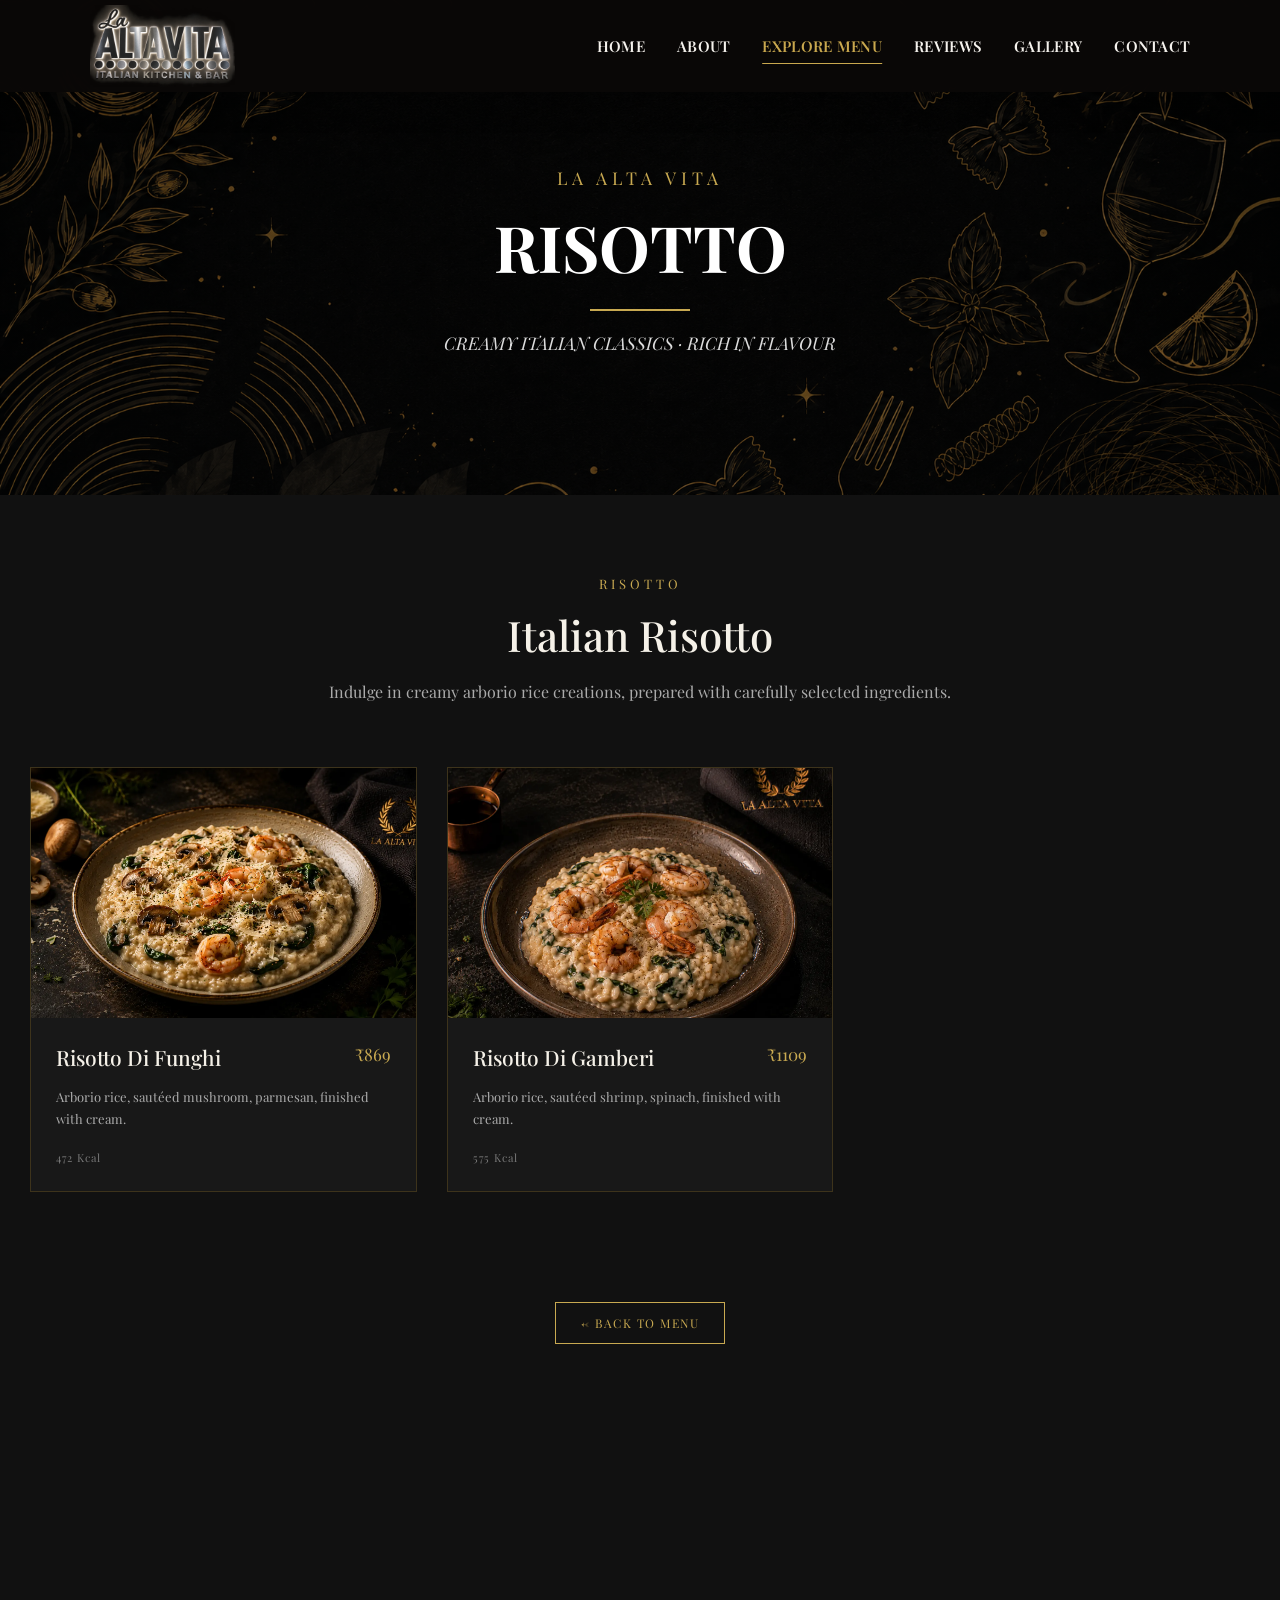
<file: risotto.html>
<!DOCTYPE html>
<html lang="en">

<head>
    <meta charset="UTF-8">
    <meta name="viewport" content="width=device-width, initial-scale=1.0">

    <title>La Alta Vita | Risotto</title>

    <!-- Google Fonts -->
    <link rel="preconnect" href="https://fonts.googleapis.com">
    <link rel="preconnect" href="https://fonts.gstatic.com" crossorigin>

    <link
        href="https://fonts.googleapis.com/css2?family=Playfair+Display:wght@400;500;600;700&family=Poppins:wght@300;400;500;600&display=swap"
        rel="stylesheet">

    <!-- Main CSS -->
    <link rel="stylesheet" href="style.css">

    <!-- Menu CSS -->
    <link rel="stylesheet" href="menu.css">

</head>


<body>


    <!-- ================= NAVBAR ================= -->
<header class="navbar">

    <a href="index.html" class="logo">
        <img src="images/altavita logo.png" alt="La Alta Vita">
    </a>

    <nav class="nav-links" id="nav-links">

        <a href="index.html">HOME</a>

        <a href="index.html#about">ABOUT</a>

        <a href="menu.html" class="active">EXPLORE MENU</a>

        <a href="index.html#reviews">REVIEWS</a>

        <a href="index.html#gallery">GALLERY</a>

        <a href="index.html#contact">CONTACT</a>

    </nav>

    <button
        id="mobileMenuBtn"
        class="hamburger"
        type="button"
        aria-label="Open menu"
        aria-expanded="false">

        <span></span>
        <span></span>
        <span></span>

    </button>

</header>


    <!-- ================= RISOTTO HERO ================= -->

    <section class="menu-hero risotto-hero">

        <div class="menu-hero-content">

            <p class="small-heading">
                LA ALTA VITA
            </p>

            <h1>
                RISOTTO
            </h1>

            <div class="gold-line"></div>

            <p class="menu-tagline">
                CREAMY ITALIAN CLASSICS · RICH IN FLAVOUR
            </p>

        </div>

    </section>



    <!-- ================= RISOTTO MENU ================= -->

    <section class="food-menu">

        <div class="food-menu-heading">
    
            <p class="section-label">
                RISOTTO
            </p>

            <h2>
                Italian Risotto
            </h2>

            <p>
                Indulge in creamy arborio rice creations,
                prepared with carefully selected ingredients.
            </p>

        </div>



        <!-- ================= MENU GRID ================= -->

        <div class="food-grid">


            <!-- 1. RISOTTO DI FUNGHI -->

            <div class="food-card">

                <img
                    src="images/Funghi.webp"
                    alt="Funghi Risotto"
                >

                <div class="food-info">

                    <div class="food-title">

                        <h3>
                            Risotto Di Funghi
                        </h3>

                        <span>
                            ₹869
                        </span>

                    </div>

                    <p>
                        Arborio rice, sautéed mushroom, parmesan,
                        finished with cream.
                    </p>

                    <small>
                        472 Kcal
                    </small>

                </div>

            </div>



            <!-- 2. RISOTTO DI GAMBERI -->

            <div class="food-card">

                <img src="images/Gamberi.webp" alt="Shrimp Risotto">

                <div class="food-info">

                    <div class="food-title">

                        <h3>
                            Risotto Di Gamberi
                        </h3>

                        <span>
                            ₹1109
                        </span>

                    </div>

                    <p>
                        Arborio rice, sautéed shrimp, spinach,
                        finished with cream.
                    </p>

                    <small>
                        575 Kcal
                    </small>

                </div>

            </div>


        </div>

    </section>



    <!-- ================= BACK TO MENU ================= -->

    <section class="back-to-menu">

        <a href="menu.html" class="menu-button">
            ← BACK TO MENU
        </a>

    </section>



    <!-- ================= FOOTER ================= -->

<footer>

    <h2>La Alta Vita</h2>

    <p>Authentic Italian Fine Dining</p>

    <p class="copyright">
        © 2026 La Alta Vita. All Rights Reserved.
    </p>

</footer>


<script src="script.js"></script>
</body>

</html>
</file>
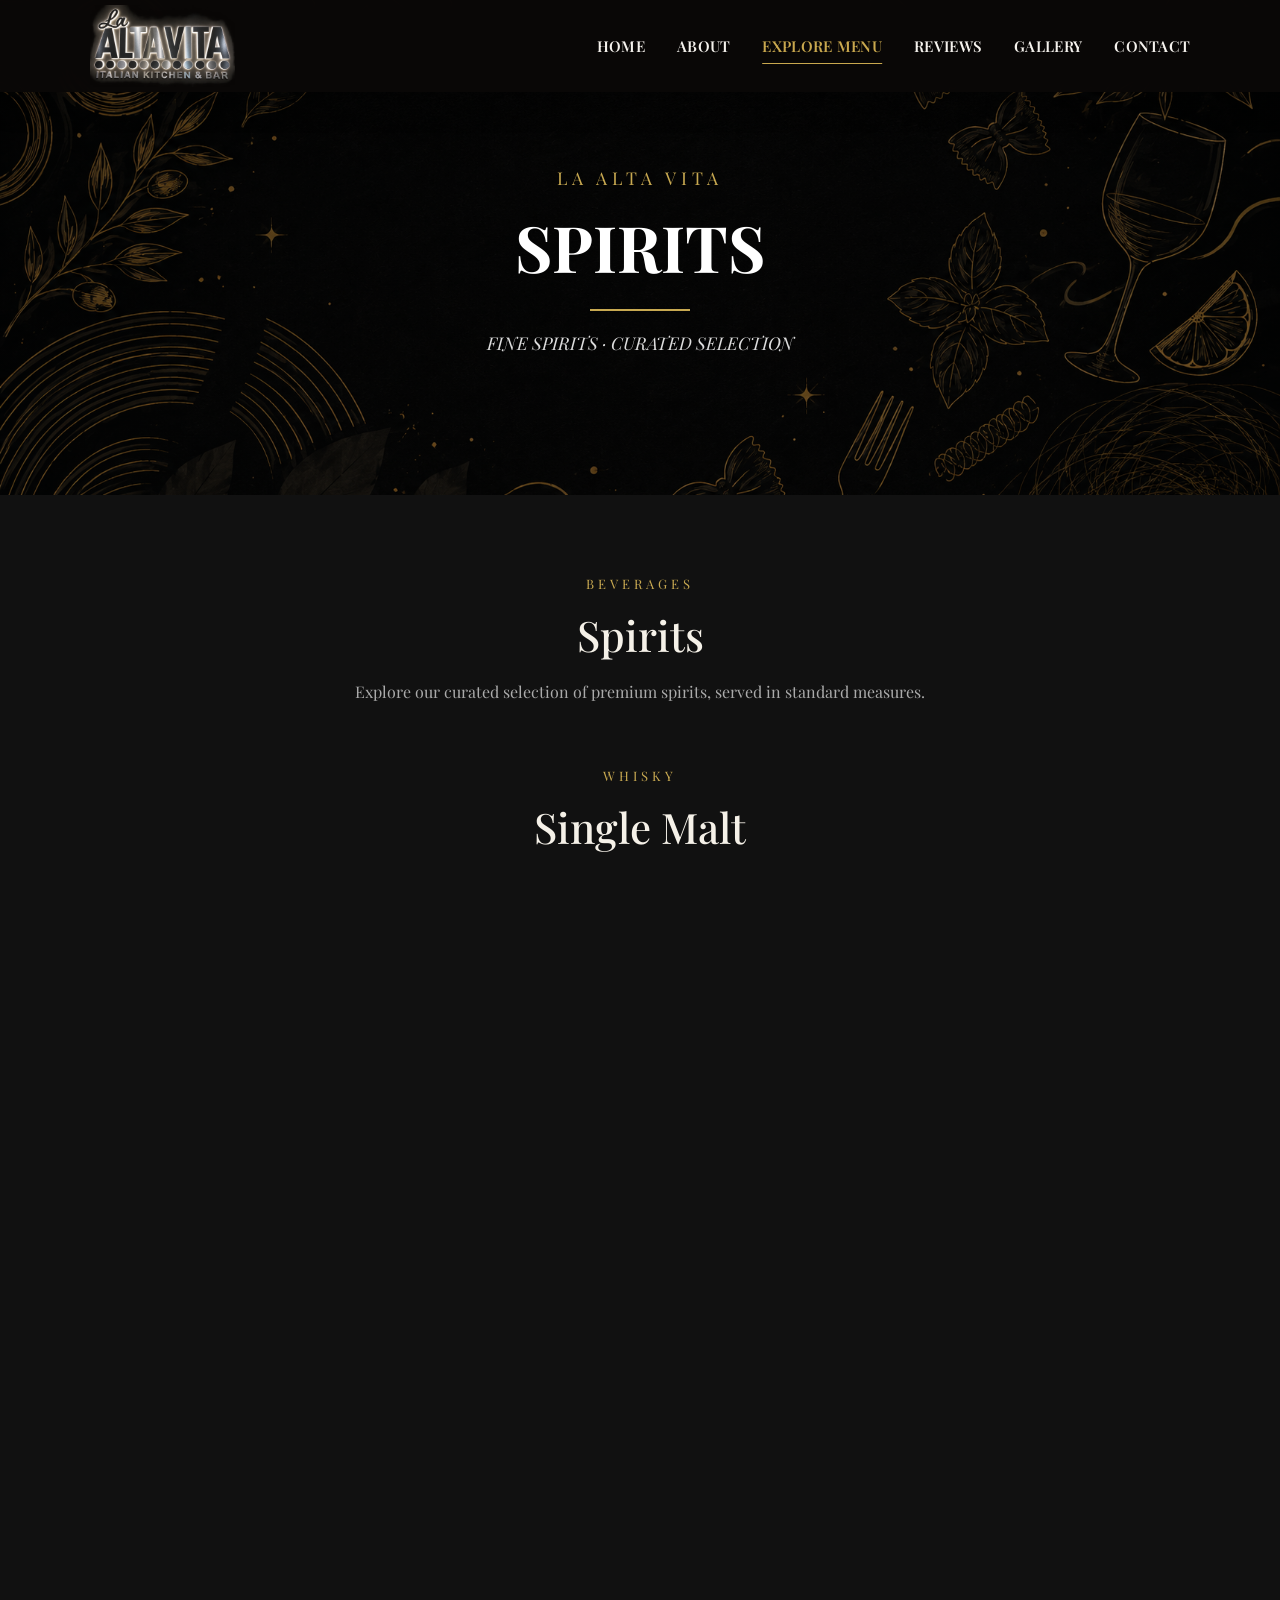
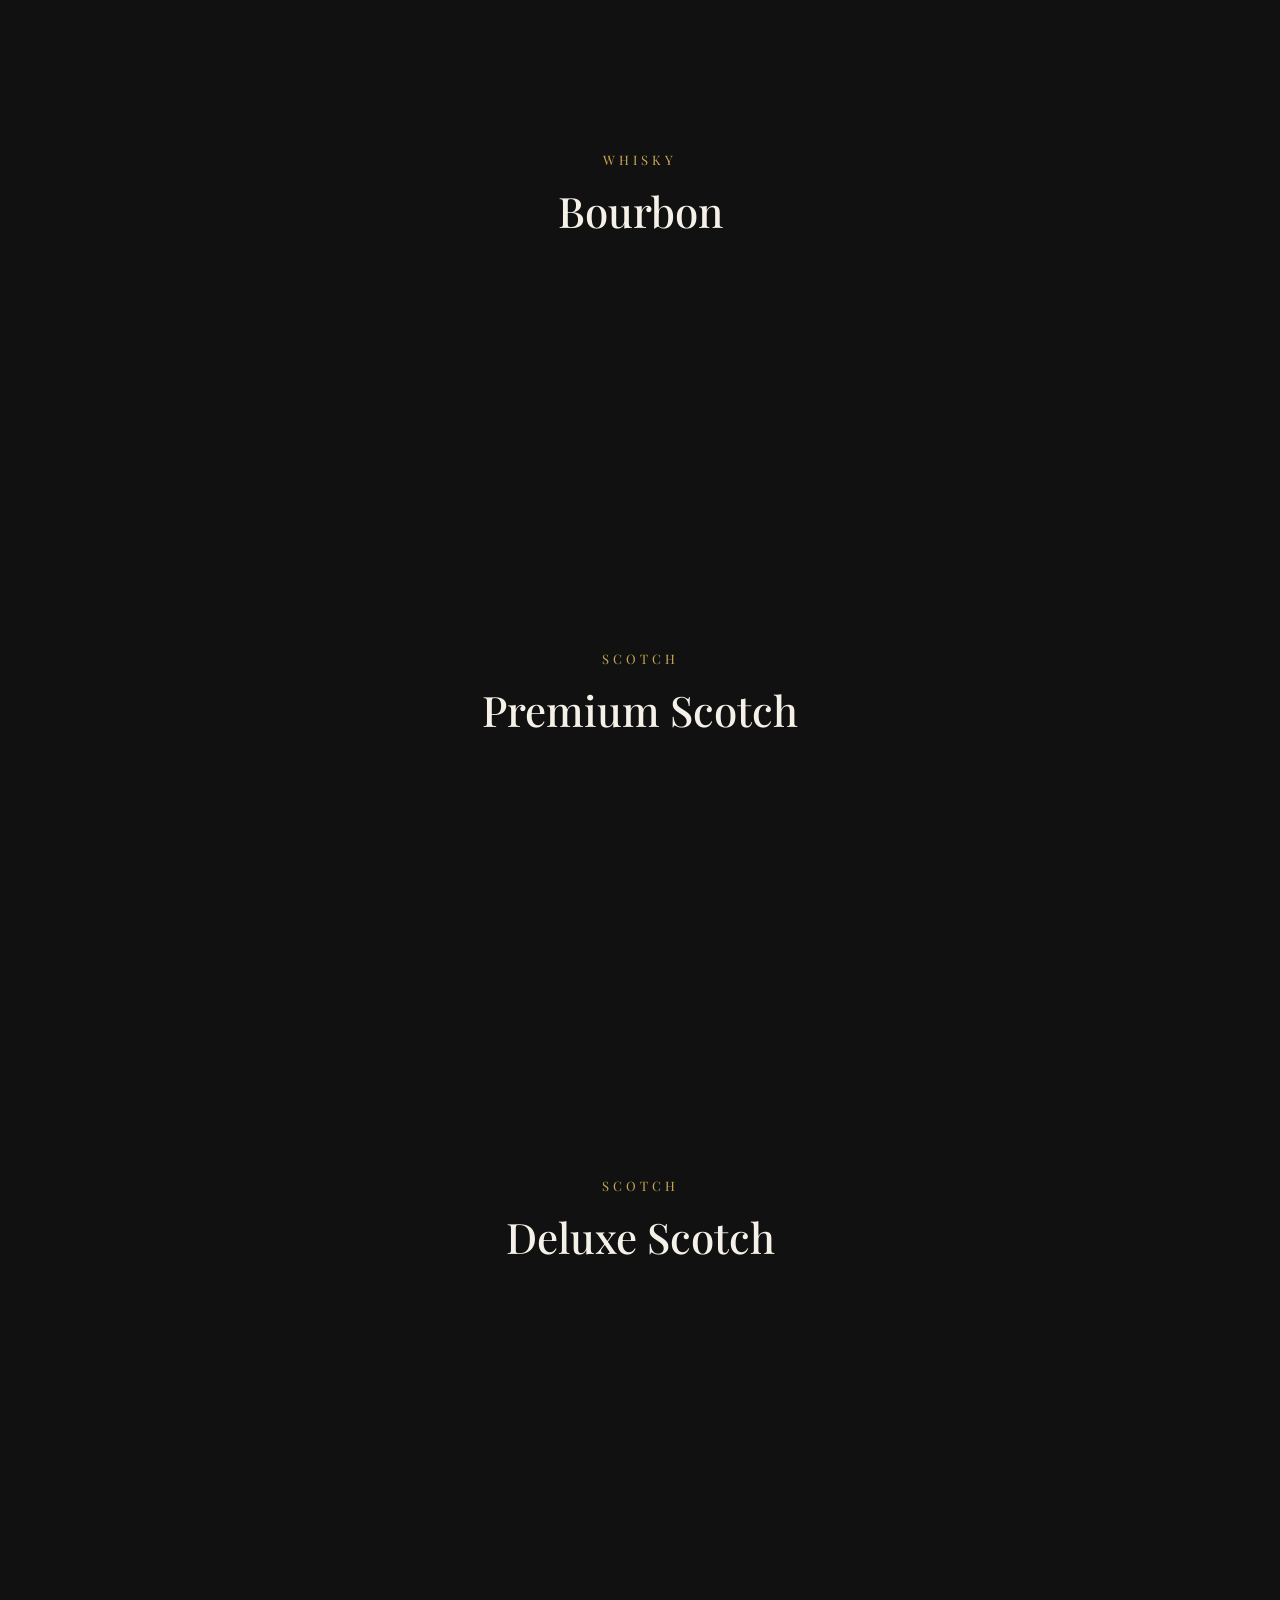
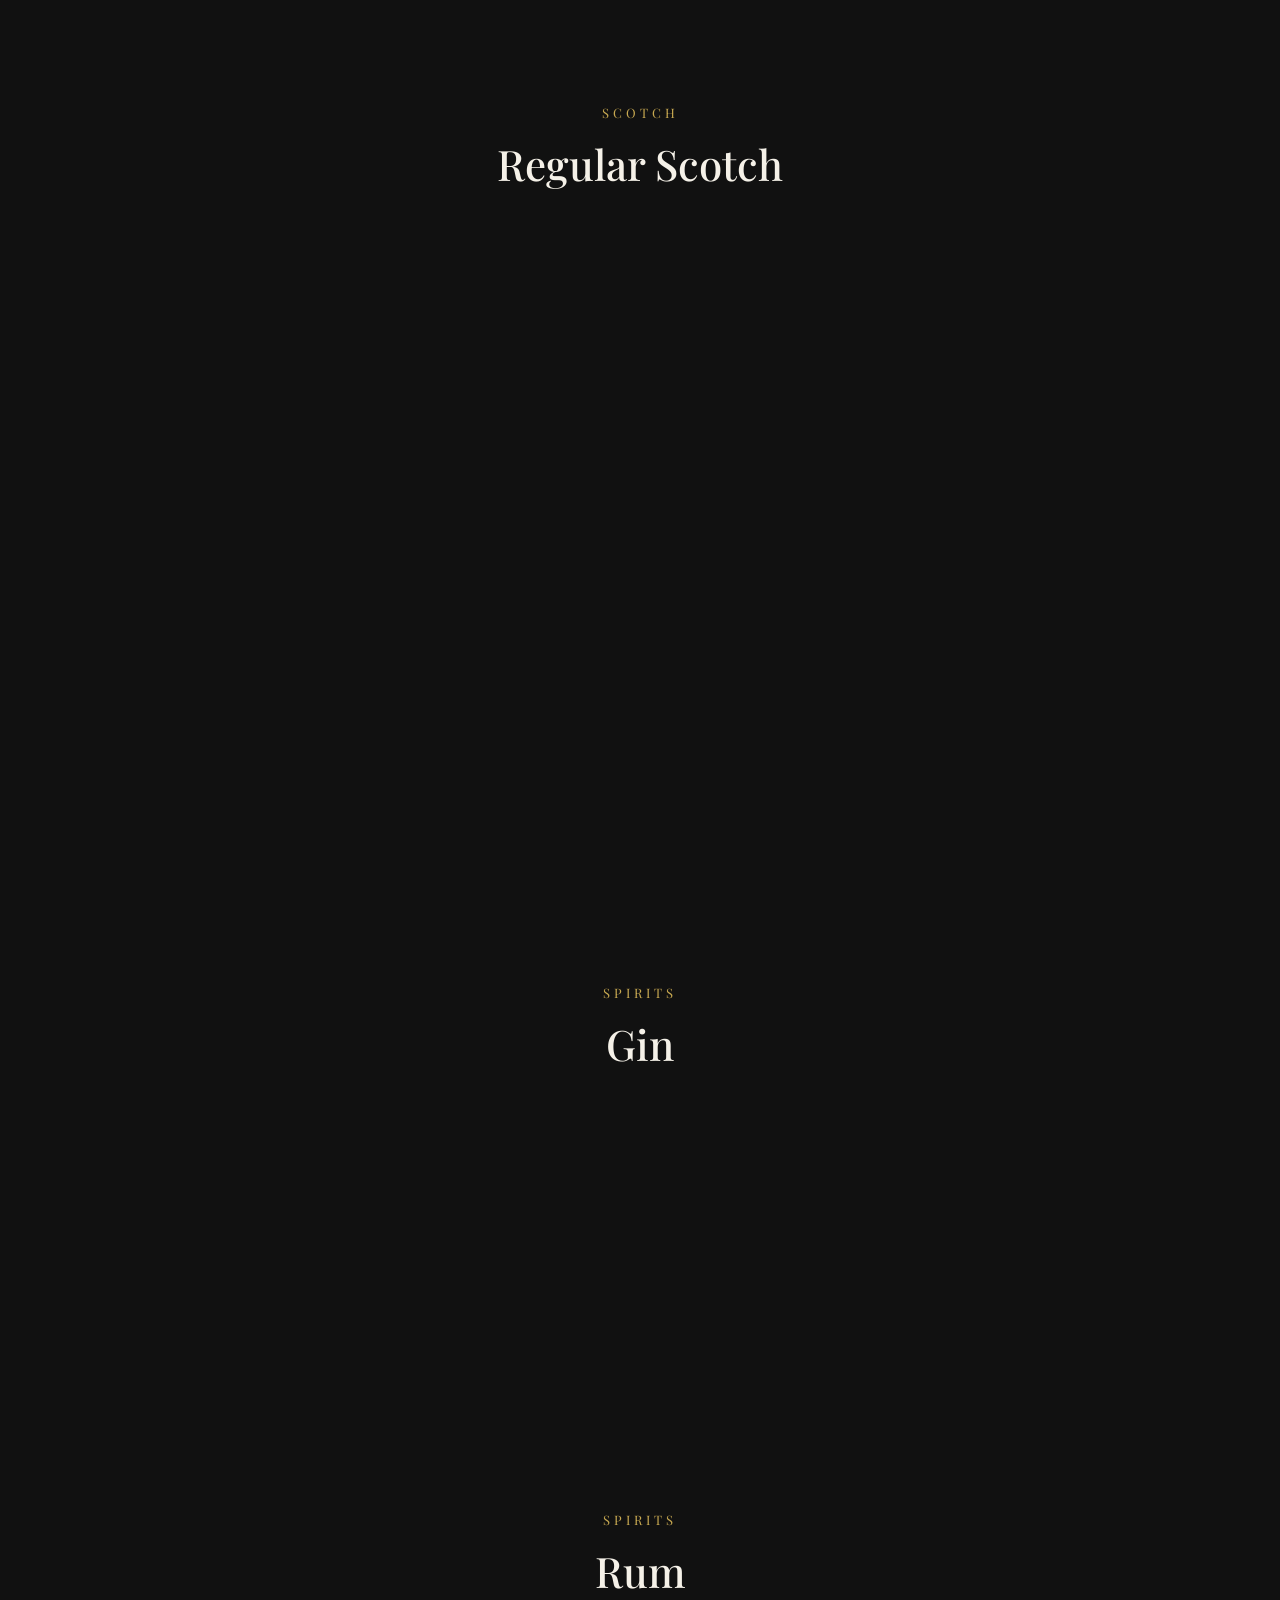
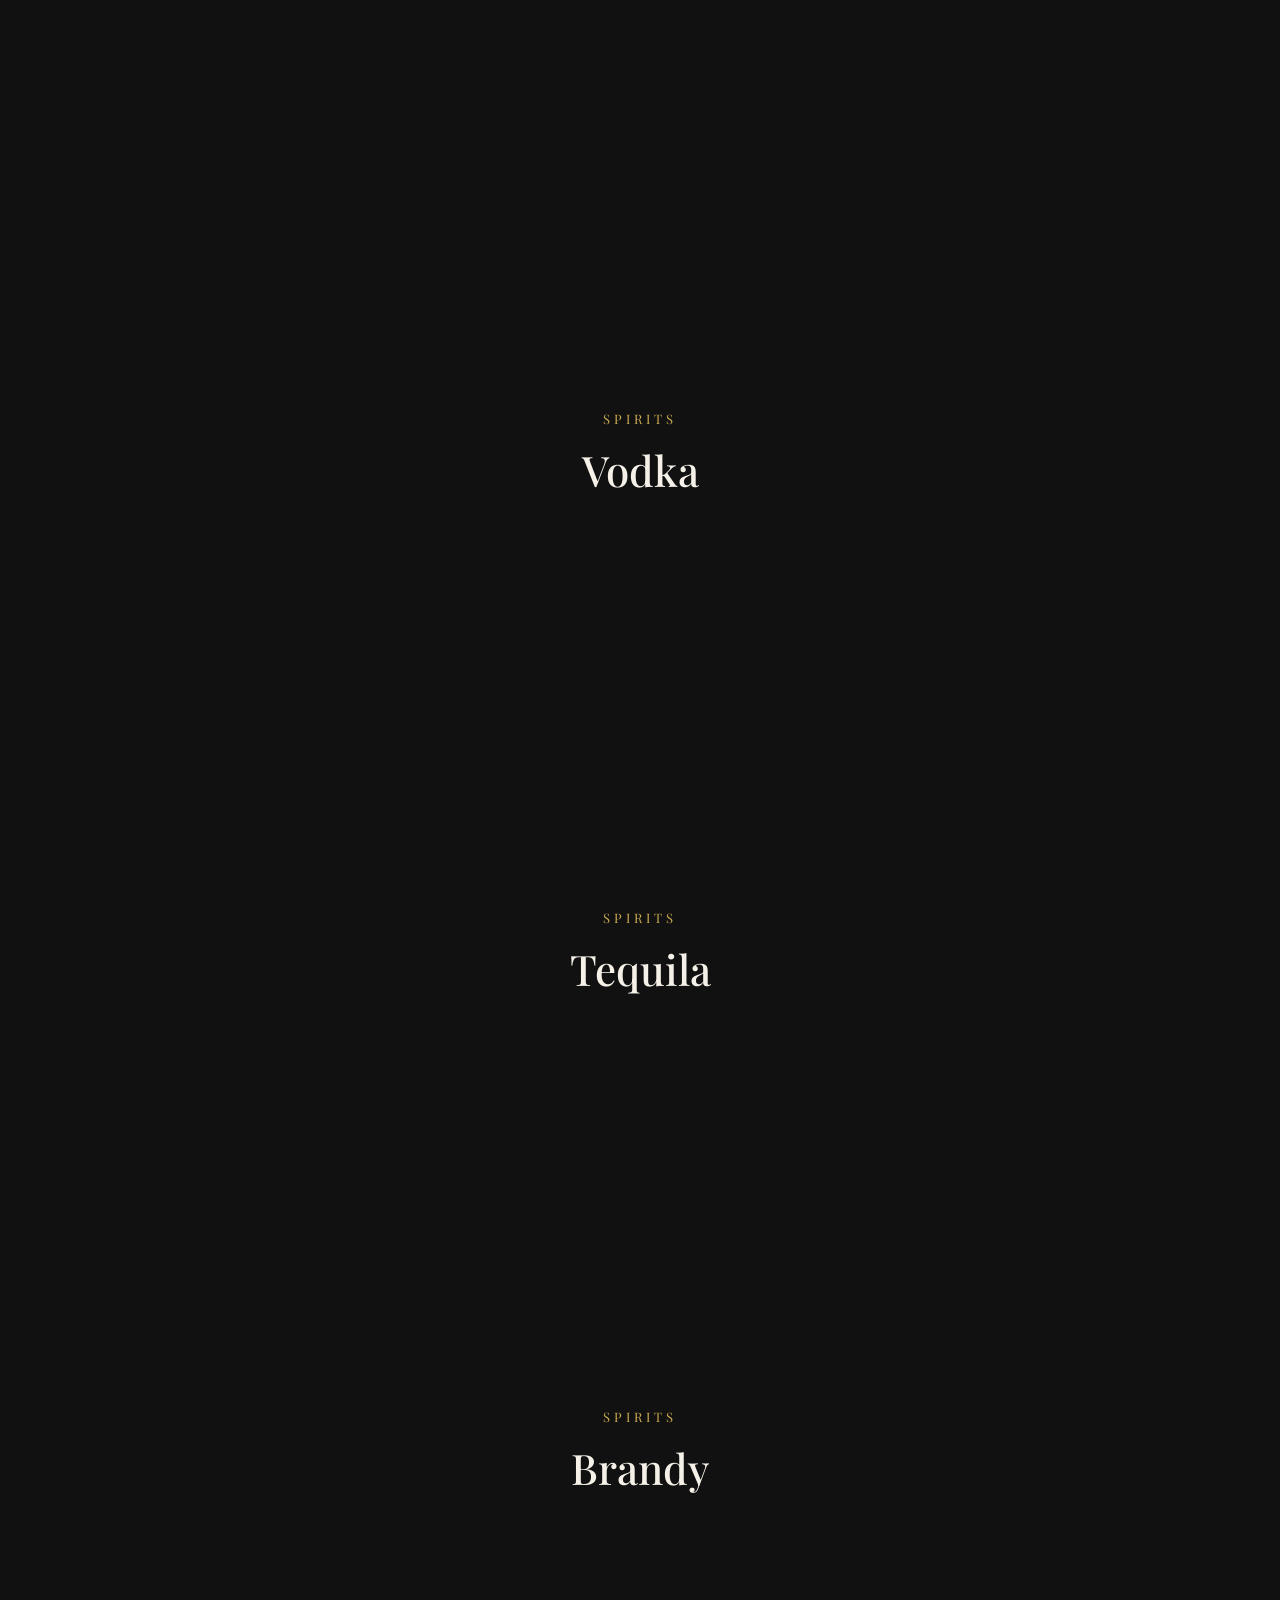
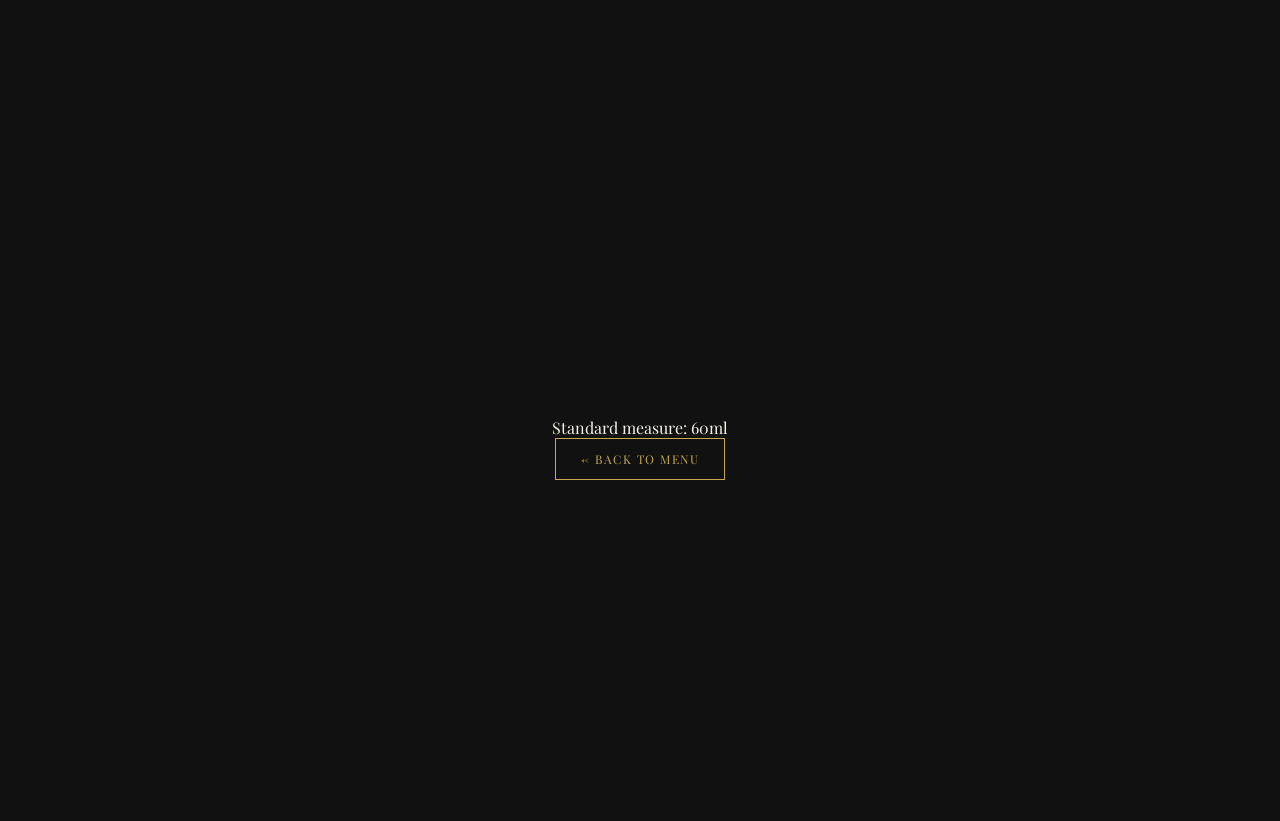
<file: spirits.html>
<!DOCTYPE html>
<html lang="en">

<head>
    <meta charset="UTF-8">
    <meta name="viewport" content="width=device-width, initial-scale=1.0">

    <title>La Alta Vita | Spirits</title>

    <!-- Google Fonts -->
    <link rel="preconnect" href="https://fonts.googleapis.com">
    <link rel="preconnect" href="https://fonts.gstatic.com" crossorigin>

    <link
        href="https://fonts.googleapis.com/css2?family=Playfair+Display:wght@400;500;600;700&family=Poppins:wght@300;400;500;600&display=swap"
        rel="stylesheet">

    <!-- Main CSS -->
    <link rel="stylesheet" href="style.css">

    <!-- Menu CSS -->
    <link rel="stylesheet" href="menu.css">

</head>


<body>


    <!-- ================= NAVBAR ================= -->
<header class="navbar">

    <a href="index.html" class="logo">
        <img src="images/altavita logo.png" alt="La Alta Vita">
    </a>

    <nav class="nav-links" id="nav-links">

        <a href="index.html">HOME</a>

        <a href="index.html#about">ABOUT</a>

        <a href="menu.html" class="active">EXPLORE MENU</a>

        <a href="index.html#reviews">REVIEWS</a>

        <a href="index.html#gallery">GALLERY</a>

        <a href="index.html#contact">CONTACT</a>

    </nav>

    <button
        id="mobileMenuBtn"
        class="hamburger"
        type="button"
        aria-label="Open menu"
        aria-expanded="false">

        <span></span>
        <span></span>
        <span></span>

    </button>

</header>


    <!-- ================= SPIRITS HERO ================= -->

    <section class="menu-hero spirits-hero">

        <div class="menu-hero-content">

            <p class="small-heading">
                LA ALTA VITA
            </p>

            <h1>
                SPIRITS
            </h1>

            <div class="gold-line"></div>

            <p class="menu-tagline">
                FINE SPIRITS · CURATED SELECTION
            </p>

        </div>

    </section>



    <!-- ================= SPIRITS MENU ================= -->

    <section class="food-menu">


        <div class="food-menu-heading">

            <p class="section-label">
                BEVERAGES
            </p>

            <h2>
                Spirits
            </h2>

            <p>
                Explore our curated selection of premium spirits,
                served in standard measures.
            </p>

        </div>



        <!-- ================= SINGLE MALT ================= -->

        <div class="food-menu-heading category-heading">

            <p class="section-label">
                WHISKY
            </p>

            <h2>
                Single Malt
            </h2>

        </div>


        <div class="food-grid">


            <!-- GLENLIVET -->

            <div class="food-card">

                <img
                    src="images/Glenlivet.webp"
                    alt="Glenlivet 12yr"
                >

                <div class="food-info">

                    <div class="food-title">

                        <h3>
                            Glenlivet 12yr
                        </h3>

                        <span>
                            ₹3099 / ₹3949
                        </span>

                    </div>

                    <p>
                        Single Malt Scotch Whisky
                    </p>

                    <small>
                        60ml / 90ml
                    </small>

                </div>

            </div>



            <!-- TALISKER -->

            <div class="food-card">

                <img
                    src="images/Talisker 10yr.webp"
                    alt="Talisker 10yr"
                >

                <div class="food-info">

                    <div class="food-title">

                        <h3>
                            Talisker 10yr
                        </h3>

                        <span>
                            ₹3219 / ₹4009
                        </span>

                    </div>

                    <p>
                        Single Malt Scotch Whisky
                    </p>

                    <small>
                        60ml / 90ml
                    </small>

                </div>

            </div>



            <!-- AMRUT FUSION -->

            <div class="food-card">

                <img
                    src="images/Amrut Fusion.webp"
                    alt="Amrut Fusion"
                >

                <div class="food-info">

                    <div class="food-title">

                        <h3>
                            Amrut Fusion (IND)
                        </h3>

                        <span>
                            ₹1999 / ₹2549
                        </span>

                    </div>

                    <p>
                        Indian Single Malt Whisky
                    </p>

                    <small>
                        60ml / 90ml
                    </small>

                </div>

            </div>



            <!-- PAUL JOHN -->

            <div class="food-card">

                <img
                    src="images/Amrut Fusion.webp"
                    alt="Paul John"
                >

                <div class="food-info">

                    <div class="food-title">

                        <h3>
                            Paul John (IND)
                        </h3>

                        <span>
                            ₹1999 / ₹2549
                        </span>

                    </div>

                    <p>
                        Indian Single Malt Whisky
                    </p>

                    <small>
                        60ml / 90ml
                    </small>

                </div>

            </div>


        </div>



        <!-- ================= BOURBON ================= -->

        <div class="food-menu-heading category-heading">

            <p class="section-label">
                WHISKY
            </p>

            <h2>
                Bourbon
            </h2>

        </div>


        <div class="food-grid">


            <!-- JIM BEAM WHITE -->

            <div class="food-card">

                <img
                    src="images/Jim Beam White.webp"
                    alt="Jim Beam White"
                >

                <div class="food-info">

                    <div class="food-title">

                        <h3>
                            Jim Beam White
                        </h3>

                        <span>
                            ₹1259 / ₹1599
                        </span>

                    </div>

                    <small>
                        60ml / 90ml
                    </small>

                </div>

            </div>



            <!-- JIM BEAM BLACK -->

            <div class="food-card">

                <img
                    src="images/Jim Beam.webp"
                    alt="Jim Beam Black"
                >

                <div class="food-info">

                    <div class="food-title">

                        <h3>
                            Jim Beam Black
                        </h3>

                        <span>
                            ₹1499 / ₹1909
                        </span>

                    </div>

                    <small>
                        60ml / 90ml
                    </small>

                </div>

            </div>


        </div>



        <!-- ================= PREMIUM SCOTCH ================= -->

        <div class="food-menu-heading category-heading">

            <p class="section-label">
                SCOTCH
            </p>

            <h2>
                Premium Scotch
            </h2>

        </div>


        <div class="food-grid">


            <!-- CHIVAS REGAL -->

            <div class="food-card">

                <img
                    src="images/Chivas Regal 12yr.webp"
                    alt="Chivas Regal 12yr"
                >

                <div class="food-info">

                    <div class="food-title">

                        <h3>
                            Chivas Regal 12yr
                        </h3>

                        <span>
                            ₹1919 / ₹2439
                        </span>

                    </div>

                    <small>
                        60ml / 90ml
                    </small>

                </div>

            </div>



            <!-- JOHNNIE WALKER BLACK LABEL -->

            <div class="food-card">

                <img
                    src="images/Johnnie Walker Black.webp"
                    alt="Johnnie Walker Black Label"
                >

                <div class="food-info">

                    <div class="food-title">

                        <h3>
                            Johnnie Walker Black Label
                        </h3>

                        <span>
                            ₹1919 / ₹2439
                        </span>

                    </div>

                    <small>
                        60ml / 90ml
                    </small>

                </div>

            </div>


        </div>



        <!-- ================= DELUXE SCOTCH ================= -->

        <div class="food-menu-heading category-heading">

            <p class="section-label">
                SCOTCH
            </p>

            <h2>
                Deluxe Scotch
            </h2>

        </div>


        <div class="food-grid">


            <!-- JOHNNIE WALKER DOUBLE BLACK -->

            <div class="food-card">

                <img
                    src="images/Johnnie Walker.webp"
                    alt="Johnnie Walker Double Black"
                >

                <div class="food-info">

                    <div class="food-title">

                        <h3>
                            Johnnie Walker Double Black
                        </h3>

                        <span>
                            ₹2419 / ₹3079
                        </span>

                    </div>

                    <small>
                        60ml / 90ml
                    </small>

                </div>

            </div>


        </div>



        <!-- ================= REGULAR SCOTCH ================= -->

        <div class="food-menu-heading category-heading">

            <p class="section-label">
                SCOTCH
            </p>

            <h2>
                Regular Scotch
            </h2>

        </div>


        <div class="food-grid">


            <!-- JW RED LABEL -->

            <div class="food-card">

                <img
                    src="images/JW Red Label.webp"
                    alt="JW Red Label"
                >

                <div class="food-info">

                    <div class="food-title">

                        <h3>
                            JW Red Label
                        </h3>

                        <span>
                            ₹1419 / ₹1809
                        </span>

                    </div>

                    <small>
                        60ml / 90ml
                    </small>

                </div>

            </div>



            <!-- BALLANTINE'S FINEST -->

            <div class="food-card">

                <img
                    src="images/Ballantine's Finest.webp"
                    alt="Ballantine's Finest"
                >

                <div class="food-info">

                    <div class="food-title">

                        <h3>
                            Ballantine's Finest
                        </h3>

                        <span>
                            ₹1399 / ₹1779
                        </span>

                    </div>

                    <small>
                        60ml / 90ml
                    </small>

                </div>

            </div>



            <!-- BLACK DOG GOLD RESERVE -->

            <div class="food-card">

                <img
                    src="images/Black Dog Gold.webp"
                    alt="Black Dog Gold Reserve"
                >

                <div class="food-info">

                    <div class="food-title">

                        <h3>
                            Black Dog Gold Reserve
                        </h3>

                        <span>
                            ₹1399 / ₹1779
                        </span>

                    </div>

                    <small>
                        60ml / 90ml
                    </small>

                </div>

            </div>



            <!-- 100 PIPERS -->

            <div class="food-card">

                <img
                    src="images/100 Pipers.webp"
                    alt="100 Pipers"
                >

                <div class="food-info">

                    <div class="food-title">

                        <h3>
                            100 Pipers
                        </h3>

                        <span>
                            ₹1299 / ₹1649
                        </span>

                    </div>

                    <small>
                        60ml / 90ml
                    </small>

                </div>

            </div>



            <!-- BLENDERS PRIDE -->

            <div class="food-card">

                <img
                    src="images/Blenders Pride.webp"
                    alt="Blenders Pride"
                >

                <div class="food-info">

                    <div class="food-title">

                        <h3>
                            Blenders Pride
                        </h3>

                        <span>
                            ₹1299 / ₹1649
                        </span>

                    </div>

                    <small>
                        60ml / 90ml
                    </small>

                </div>

            </div>


        </div>



        <!-- ================= GIN ================= -->

        <div class="food-menu-heading category-heading">

            <p class="section-label">
                SPIRITS
            </p>

            <h2>
                Gin
            </h2>

        </div>


        <div class="food-grid">


            <!-- BEEFEATER -->

            <div class="food-card">

                <img
                    src="images/Beefeater rum.webp"
                    alt="Beefeater"
                >

                <div class="food-info">

                    <div class="food-title">

                        <h3>
                            Beefeater
                        </h3>

                        <span>
                            ₹1259 / ₹1599
                        </span>

                    </div>

                    <small>
                        60ml / 90ml
                    </small>

                </div>

            </div>



            <!-- HAPUSA -->

            <div class="food-card">

                <img
                    src="images/Hapusa Himalayan.webp"
                    alt="Hapusa Himalayan Dry Gin"
                >

                <div class="food-info">

                    <div class="food-title">

                        <h3>
                            Hapusa Himalayan Dry Gin
                        </h3>

                        <span>
                            ₹1059 / ₹1349
                        </span>

                    </div>

                    <small>
                        60ml / 90ml
                    </small>

                </div>

            </div>


        </div>



        <!-- ================= RUM ================= -->

        <div class="food-menu-heading category-heading">

            <p class="section-label">
                SPIRITS
            </p>

            <h2>
                Rum
            </h2>

        </div>


        <div class="food-grid">


            <!-- BACARDI SUPERIOR -->

            <div class="food-card">

                <img
                    src="images/Bacardi Superior.webp"
                    alt="Bacardi Superior"
                >

                <div class="food-info">

                    <div class="food-title">

                        <h3>
                            Bacardi Superior
                        </h3>

                        <span>
                            ₹1399 / ₹1779
                        </span>

                    </div>

                    <small>
                        60ml / 90ml
                    </small>

                </div>

            </div>



            <!-- OLD MONK -->

            <div class="food-card">

                <img
                    src="images/Old Monk.webp"
                    alt="Old Monk"
                >

                <div class="food-info">

                    <div class="food-title">

                        <h3>
                            Old Monk
                        </h3>

                        <span>
                            ₹1059 / ₹1349
                        </span>

                    </div>

                    <small>
                        60ml / 90ml
                    </small>

                </div>

            </div>


        </div>



        <!-- ================= VODKA ================= -->

        <div class="food-menu-heading category-heading">

            <p class="section-label">
                SPIRITS
            </p>

            <h2>
                Vodka
            </h2>

        </div>


        <div class="food-grid">


            <!-- ABSOLUT -->

            <div class="food-card">

                <img
                    src="images/Absolut Vodka .webp"
                    alt="Absolut"
                >

                <div class="food-info">

                    <div class="food-title">

                        <h3>
                            Absolut
                        </h3>

                        <span>
                            ₹1299 / ₹1649
                        </span>

                    </div>

                    <small>
                        60ml / 90ml
                    </small>

                </div>

            </div>



            <!-- SMIRNOFF -->

            <div class="food-card">

                <img
                    src="images/Luxury Smirnoff .webp"
                    alt="Smirnoff"
                >

                <div class="food-info">

                    <div class="food-title">

                        <h3>
                            Smirnoff
                        </h3>

                        <span>
                            ₹1179 / ₹1499
                        </span>

                    </div>

                    <small>
                        60ml / 90ml
                    </small>

                </div>

            </div>


        </div>



        <!-- ================= TEQUILA ================= -->

        <div class="food-menu-heading category-heading">

            <p class="section-label">
                SPIRITS
            </p>

            <h2>
                Tequila
            </h2>

        </div>


        <div class="food-grid">


            <!-- CAMINO REAL -->

            <div class="food-card">

                <img
                    src="images/Rustic Camino.webp"
                    alt="Camino Real Silver"
                >

                <div class="food-info">

                    <div class="food-title">

                        <h3>
                            Camino Real Silver
                        </h3>

                        <span>
                            ₹1459 / ₹1859
                        </span>

                    </div>

                    <small>
                        60ml / 90ml
                    </small>

                </div>

            </div>


        </div>



        <!-- ================= BRANDY ================= -->

        <div class="food-menu-heading category-heading">

            <p class="section-label">
                SPIRITS
            </p>

            <h2>
                Brandy
            </h2>

        </div>


        <div class="food-grid">


            <!-- MORPHEUS -->

            <div class="food-card">

                <img
                    src="images/Brandy Morpheus.webp"
                    alt="Morpheus"
                >

                <div class="food-info">

                    <div class="food-title">

                        <h3>
                            Morpheus
                        </h3>

                        <span>
                            ₹1179 / ₹1499
                        </span>

                    </div>

                    <small>
                        60ml / 90ml
                    </small>

                </div>

            </div>


        </div>


    </section>



    <!-- ================= NOTE ================= -->

    <section class="back-to-menu">

        <p>
            Standard measure: 60ml
        </p>

        <a href="menu.html" class="menu-button">
            ← BACK TO MENU
        </a>

    </section>



    <!-- ================= FOOTER ================= -->

<footer>

    <h2>La Alta Vita</h2>

    <p>Authentic Italian Fine Dining</p>

    <p class="copyright">
        © 2026 La Alta Vita. All Rights Reserved.
    </p>

</footer>

<script src="script.js"></script>
</body>

</html>
</file>
<file: style.css>
/* =========================
   GLOBAL STYLES
========================= */

*{
    margin:0;
    padding:0;
    box-sizing:border-box;
}

html{
    scroll-behavior:auto;
}

body{
    font-family:"Playfair Display",serif;
    color:#f5f1e8;
    overflow-x:hidden;

    background-image:
        linear-gradient(rgba(10,10,10,.48), rgba(10,10,10,.48)),
        url("images/bgblur.webp");

    background-size:cover;
    background-position:center;
    background-repeat:no-repeat;
    background-attachment:fixed;
}

h1,h2,h3{
    font-family:"Playfair Display",serif;
}

section{
    padding:100px 8%;
}

#about,
#menu,
#gallery,
#reviews,
#contact{
    background:rgba(20,20,20,.55);
    backdrop-filter:blur(6px);
}

/* =========================
   NAVBAR
========================= */

header {
    position: fixed;
    top: 0;
    left: 0;
    width: 100%;
    z-index: 1000;
}
.navbar {
    position: fixed;
    top: 0;
    left: 0;
    width: 100%;
    z-index: 9999;
}


.nav-links{
    display:flex;
    list-style:none;
    gap:45px;
}

.nav-links a{
    position:relative;
    text-decoration:none;
    color:#fff;
    font-size:16px;
    font-weight:500;
    transition:.3s;
}

.nav-links a:hover{
    color:#C8A951;
}

/* Underline Animation */

.nav-links a::after{
    content:"";
    position:absolute;
    left:0;
    bottom:-6px;
    width:0;
    height:2px;
    background:#C8A951;
    transition:.3s ease;
}

.nav-links a:hover::after{
    width:100%;
}

/* =========================
   HERO SECTION
========================= */

#hero{
    min-height:100vh;
    padding:140px 8% 90px;

    background-image:
        linear-gradient(rgba(0,0,0,.65),rgba(0,0,0,.65)),
        url("hero.jpg");

    background-size:cover;
    background-position:center;
    background-repeat:no-repeat;

    display:flex;
    justify-content:center;
    align-items:center;
    text-align:center;
}

.hero-content{
    max-width:1000px;
    animation:fadeUp 0.6s ease forwards;
}

.hero-content h4{
    color:#C8A951;
    font-size:20px;
    letter-spacing:5px;
    margin-bottom:15px;
    font-weight:500;
    text-transform:uppercase;
}

.hero-content h1{
    font-size:clamp(2.5rem,6vw,5rem);
    color:#fff;
    margin-bottom:20px;
    line-height:1.1;
}

.hero-content h3{
    color:#C8A951;
    font-size:32px;
    margin-bottom:20px;
    font-weight:500;
}

.hero-content p{
    font-size:20px;
    color:#f5f5f5;
    margin-bottom:45px;
    line-height:1.8;
}

@media (max-width: 768px) {
    #hero {
        scroll-snap-align: none;
        transition: none !important;
    }

    .hero-content {
        animation-duration: 0.25s !important;
    }
}

/* =========================
   HERO BUTTONS
========================= */

.hero-buttons{
    display:flex;
    flex-direction:column;
    align-items:center;
}
.explore-btn {
    border: none;
    cursor: pointer;

    padding: 24px 65px;
    min-width: 250px;

    font-size: 22px;
    font-weight: 700;
    letter-spacing: 1px;

    background: #C8A951;
    color: #111;

    animation: heartbeat 1.5s ease-in-out infinite;
    box-shadow: 0 0 0 rgba(200, 169, 81, 0);
}

/* Heartbeat effect */
@keyframes heartbeat {
    0% {
        transform: scale(1);
        box-shadow: 0 0 0 0 rgba(200, 169, 81, 0.7);
    }

    15% {
        transform: scale(1.08);
        box-shadow: 0 0 0 12px rgba(200, 169, 81, 0.15);
    }

    30% {
        transform: scale(1);
        box-shadow: 0 0 0 0 rgba(200, 169, 81, 0);
    }

    45% {
        transform: scale(1.06);
        box-shadow: 0 0 0 10px rgba(200, 169, 81, 0.12);
    }

    60% {
        transform: scale(1);
        box-shadow: 0 0 0 0 rgba(200, 169, 81, 0);
    }

    100% {
        transform: scale(1);
        box-shadow: 0 0 0 0 rgba(200, 169, 81, 0);
    }
}
.explore-options {
    display:none;
    flex-direction:column;
    gap:10px;
    margin-top:15px;
    animation:menuPop 0.3s ease;
}

.explore-options.show {
    display:flex;
}

.explore-options .btn {
    min-width:180px;
    text-align:center;
}

.menu-toggle{
    display:none;
}

.btn,
.btn-outline{
    display:inline-block;
    text-decoration:none;
    padding:16px 38px;
    border-radius:0;
    font-size:16px;
    font-weight:600;
    transition:.35s;
}

.btn{
    background:#C8A951;
    color:#111;
}

.btn:hover{
    background:#fff;
    transform:translateY(-5px);
    box-shadow:0 12px 30px rgba(200,169,81,.35);
}

.btn-outline{
    border:2px solid #C8A951;
    color:#C8A951;
}

.btn-outline:hover{
    background:#C8A951;
    color:#111;
    transform:translateY(-5px);
    box-shadow:0 12px 30px rgba(200,169,81,.35);
}

/* =========================
   ANIMATION
========================= */

@keyframes fadeUp{

from{
    opacity:0;
    transform:translateY(40px);
}

to{
    opacity:1;
    transform:translateY(0);
}

}

@keyframes menuPop {
    from {
        opacity:0;
        transform:translateY(-10px);
    }

    to {
        opacity:1;
        transform:translateY(0);
    }
}

/* =========================
   RESPONSIVE
========================= */

@media (max-width:768px){

.menu-toggle{
    display:block;
    position:absolute;
    left:20px;
    top:50%;
    transform:translateY(-50%);
    font-size:30px;
    color:#C8A951;
    cursor:pointer;
    z-index:1002;
}

.logo{
    position:absolute;
    left:50%;
    transform:translateX(-50%);
    white-space:nowrap;
}

.nav-links{
    position:fixed;
    top:0;
    left:-260px;
    width:250px;
    height:100vh;
    background:#111;
    display:flex;
    flex-direction:column;
    justify-content:flex-start;
    align-items:center;
    padding-top:100px;
    gap:35px;
    transition:.4s;
    z-index:1001;
}

.nav-links.active{
    left:0;
}

.nav-links li{
    list-style:none;
}

.nav-links a{
    font-size:20px;
}

.hero-content h1{
    font-size:55px;
}

.hero-content h3{
    font-size:26px;
}

.hero-content p{
    font-size:18px;
}

.hero-buttons{
    flex-direction:column;
    align-items:center;
}

.about-container{
    flex-direction:column;
    text-align:center;
}

.about-image img{
    width:100%;
    max-width:400px;
}

.about-content{
    width:100%;
}

}

.section-title{
    text-align:center;
    margin-bottom:50px;
}

.section-title h4{
    color:#C8A951;
    letter-spacing:4px;
    font-size:13px;
    margin-bottom:15px;
}

.section-title h2{
    font-size:42px;
    color:#fff;
}
/* =========================
   ABOUT SECTION
========================= */

#about{
    padding:90px 8%;
    background:#111;
}

.section-title{
    text-align:center;
    margin-bottom:70px;
}

.section-title h4{
    color:#C8A951;
    font-size:18px;
    letter-spacing:5px;
    margin-bottom:15px;
    text-transform:uppercase;
}

.section-title h2{
    color:#fff;
    font-size:42px;
    line-height:1.2;
}

.section-title::after{
    content:"";
    display:block;
    width:90px;
    height:2px;
    background:#C8A951;
    margin:20px auto 0;
}

/* TWO COLUMN LAYOUT */

.about-container{
    display:flex;
    justify-content:space-between;
    align-items:center;
    gap:70px;
}

.about-image{
    flex:1;
    display:flex;
    justify-content:center;   /* Centers image horizontally */
    align-items:center;       /* Centers image vertically */
}

.about-content{
    flex:1;
}

/* IMAGE */
/* IMAGE */

.about-image img{
    width:100%;
    max-width:520px;
    height:520px;

    object-fit:contain;       

    display:block;

    border-radius:0;

    border:1px solid #5c4a20;

    box-shadow:0 20px 45px rgba(0,0,0,.45);

    transition:.4s;
}

.about-image img:hover{
    transform:scale(1.03);
}

.about-image img:hover{
    transform:scale(1.03);
}

/* CONTENT */

.about-content p{
    color:#ddd;
    font-size:18px;
    line-height:1.9;
    margin-bottom:25px;
}

.features{
    display:flex;
    flex-direction:column;
    gap:18px;
    margin:35px 0;
}

.features div{
    color:#C8A951;
    font-size:18px;
}

.features i{
    margin-right:12px;
}

/* MOBILE */

@media(max-width:900px){

    .about-container{
        flex-direction:column;
        text-align:center;
    }

    .about-image{
        justify-content:center;
    }

    .about-image img{
        max-width:100%;
        height:400px;
    }

    .features{
        align-items:center;
    }
}

/* =========================
   MENU SECTION
========================= */

#menu,
#full-menu,
#signature{
    padding:90px 8% 70px;
    background-repeat:no-repeat;
    background-attachment:fixed;
}

.menu-container{
    display:flex;
    justify-content:center;
    gap:35px;
    margin-top:70px;
}

.menu-card{
    position:relative;
    width:360px;
    overflow:hidden;

    border-radius:0;

    cursor:pointer;

    transition:.4s;

    background:#181818;
    backdrop-filter:none;
    border:1px solid #3d331b;

    box-shadow:0 15px 35px rgba(0,0,0,.45);
}

.extra-dishes{
    display:none;
}

.menu-card:hover{
    transform:translateY(-12px);
    border-color:#C8A951;
    box-shadow:0 20px 45px rgba(0,0,0,.55);
}

.menu-card img{
    width:100%;
    height:360px;
    display:block;
    object-fit:cover;
    object-position:center;
    transition:.5s;
}

.aglio-olio-card img{
    object-position:85% center;
}

.menu-card:hover img{
    transform:scale(1.08);
}

.menu-card h3{
    position:absolute;
    bottom:25px;
    left:25px;

    color:#fff;
    font-size:28px;

    z-index:2;
}

.overlay{
    position:absolute;
    inset:0;

    background:rgba(0,0,0,.70);

    display:flex;
    justify-content:center;
    align-items:center;

    text-align:center;

    padding:30px;

    opacity:0;

    transition:.4s;
}

.menu-card:hover .overlay{
    opacity:1;
}

.overlay p{
    color:#fff;
    font-size:17px;
    line-height:1.8;
}

/* =========================
   SIGNATURE BUTTONS
========================= */

.signature-buttons{
    display:flex;
    flex-direction:column;
    align-items:center;
    justify-content:center;
    gap:22px;
    margin-top:35px;
}

.view-more-btn{
    background:none;
    border:none;
    color:#C8A951;
    font-family:'Poppins', sans-serif;
    font-size:14px;
    font-weight:500;
    letter-spacing:4px;
    cursor:pointer;
    padding:8px 15px;

    display:flex;
    align-items:center;
    gap:12px;
}

.view-more-btn span{
    font-size:30px;
    line-height:0;
    font-weight:300;
    transition:transform .3s ease;
}

.view-more-btn:hover span{
    transform:translateY(4px);
}

.view-full-menu-btn{
    display:inline-flex;
    align-items:center;
    justify-content:center;

    width:180px;
    height:52px;

    background:#C8A951;
    color:#111;

    text-decoration:none;

    font-family:'Poppins', sans-serif;
    font-size:12px;
    font-weight:500;
    letter-spacing:1.5px;
    text-transform:uppercase;

    transition:all .3s ease;
}

.view-full-menu-btn:hover{
    background:#d8bd68;
    transform:translateY(-2px);
}
/* =========================
   GALLERY
========================= */

#gallery{
    padding:90px 0;
    overflow:hidden;
}

.gallery-slider{
    width:100%;
    overflow:hidden;
    margin-top:60px;
}

/* Moving Track */

.gallery-track{
    display:flex;
    align-items:center;
    gap:20px;
    width:max-content;
    animation:scroll 35s linear infinite;
}

.gallery-track:hover{
    animation-play-state:paused;
}

.gallery-track img {
    object-fit:cover;
    flex-shrink:0;
    border-radius:0;
}

/* Horizontal */
.gallery-track img:nth-child(odd) {
    width: 400px;
    height: 280px;
}

/* Vertical */
.gallery-track img:nth-child(even) {
    width: 230px;
    height: 340px;
}

/* Laptop */
@media (max-width: 1200px) {
    .gallery-track img {
        height: 270px;
    }
}

/* Tablet */
@media (max-width: 768px) {
    .gallery-track img {
        height: 230px;
    }
}

/* Mobile */
@media (max-width: 480px) {
    .gallery-track img {
        height: 190px;
    }
}

/* Hover */

.gallery-track img:hover{
    transform:scale(1.08);
}

/* Animation */

@keyframes scroll{

    from{
        transform:translateX(0);
    }

    to{
        transform:translateX(-50%);
    }

}
/* =========================
   REVIEWS
========================= */

#reviews{
    padding:90px 8%;
}

.reviews-container{

    display:flex;
    justify-content:center;
    gap:35px;
    margin-top:70px;

}

.review-card{

    flex:1 1 300px;

    background:#1b1b1b;

    padding:0;
    overflow:hidden;
    border-radius:0;
    text-align:left;
    transition:.4s;
    border:1px solid rgba(200,169,81,.2);
    box-shadow:0 15px 35px rgba(0,0,0,.25);

}

.review-card:hover{

    transform:translateY(-10px);

    border-color:#C8A951;

}

.review-image {
    width: 100%;
    height: 230px;
    overflow: hidden;
    position: relative;
    top: 6px;
}

.review-image img {
    width: 100%;
    height: 100%;
    display: block;
    object-fit: contain;
    object-position: center;
    background: #111;
}

.review-card-content{
    padding:28px 24px 30px;
}

.review-card h3{

    margin-bottom:12px;
    color:#fff;

}

.stars{

    color:#C8A951;

    font-size:22px;

    margin-bottom:20px;

}

.review-card p{

    color:#ddd;
    line-height:1.8;
    margin:0;

}

/* =========================
   CONTACT
========================= */

#contact{
    padding:40px 8%;
}

.contact-container{
    display:flex;
    gap:60px;
    align-items:center;
    margin-top:70px;
}

.contact-info{
    flex:1;
}

.info-box{
    display:flex;
    align-items:flex-start;
    gap:20px;
    margin-bottom:35px;
}

.info-box i{
    font-size:28px;
    color:#C8A951;
}

.info-box h3{
    margin-bottom:8px;
    font-size:24px;
}

.info-box p{
    color:#ccc;
    line-height:1.8;
}

.map{
    flex:1;
}

.map iframe{
    border-radius:20px;
    box-shadow:0 15px 35px rgba(0,0,0,.4);
}
/* =========================
   FOOTER
========================= */

footer{

    background:#111;

    padding:60px 8%;

    text-align:center;

}

footer h2{

    color:#C8A951;

    font-size:42px;

    margin-bottom:15px;

}

footer p{

    color:#bbb;

}

.social-icons{

    margin:35px 0;

}

.social-icons a{

    width:50px;

    height:50px;

    display:inline-flex;

    justify-content:center;

    align-items:center;

    border:1px solid #C8A951;

    border-radius:50%;

    color:#C8A951;

    text-decoration:none;

    font-size:20px;

    margin:0 10px;

    transition:.35s;

}

.social-icons a:hover{

    background:#C8A951;

    color:#111;

    transform:translateY(-6px);

}

.copyright{

    margin-top:35px;

    font-size:14px;

    color:#777;

}

/* HOMEPAGE MENU-STYLE SURFACES */

.home-page #about,
.home-page #signature,
.home-page #gallery,
.home-page #reviews,
.home-page #contact{
    background:rgba(17,17,17,.72);
    backdrop-filter:none;
}

.home-page header.navbar {
    position: sticky;
    top: 0;
    left: 0;
    width: 100%;
    padding: 20px 8%;
    background: rgba(10,10,10,.8);
    backdrop-filter: blur(12px);
    box-shadow: 0 10px 30px rgba(0,0,0,.25);
}

.home-page .navbar .logo {
    font-size: 2rem;
    font-weight: 700;
    text-decoration: none;
}

.home-page .nav-links {
    gap: 25px;
    align-items: center;
}

.home-page .nav-links a.active {
    color: #C8A951;
}

.home-page .section-title{
    margin-bottom:60px;
}

.home-page .section-title h4{
    color:#c8a951;
    font-size:13px;
    letter-spacing:4px;
}

.home-page .section-title h2{
    font-family:"Playfair Display",serif;
    font-size:42px;
    font-weight:500;
}

.home-page .section-title::after{
    width:100px;
    height:2px;
    margin:20px auto 0;
}

.home-page .menu-card,
.home-page .review-card,
.home-page .info-box{
    border:1px solid #3d331b;
    border-radius:0;
    background:#181818;
}

.home-page .menu-card,
.home-page .review-card{
    box-shadow:none;
}

.home-page .menu-card:hover,
.home-page .review-card:hover{
    border-color:#c8a951;
}

.home-page .about-image img,
.home-page .map iframe,
.home-page .gallery-track img{
    border-radius:0;
}

.home-page .about-image img{
    border-color:#3d331b;
}

.home-page .menu-button .btn{
    border:1px solid #c8a951;
}

.home-page .contact-container{
    margin-top:50px;
}

.home-page .info-box{
    padding:20px;
}

@media (min-width: 768px) {
    .home-page .menu-container {
        flex-direction:row;
        flex-wrap:wrap;
        gap:20px;
    }
}

@media (max-width: 767px) {
    .home-page .menu-container {
        flex-direction:column;
        align-items:center;
    }

    .home-page .menu-card {
        width:100%;
        max-width:500px;
    }
}
/* =========================
   MENU PAGE
========================= */

.navbar{
    position:sticky;
    top:0;
    left:0;
    width:100%;
    display:flex;
    justify-content:space-between;
    align-items:center;
    padding:20px 8%;
    background:rgba(10,10,10,.8);
    backdrop-filter:blur(12px);
    box-shadow:0 10px 30px rgba(0,0,0,.25);
    z-index:1000;
}

.navbar .logo{
    text-decoration:none;
    color:#C8A951;
    font-family:"Playfair Display", serif;
    font-size:2rem;
    font-weight:700;
    letter-spacing:2px;
}

.nav-links{
    display:flex;
    list-style:none;
    gap:25px;
    align-items:center;
}

.nav-links a{
    text-decoration:none;
    color:#fff;
    font-weight:500;
    transition:.3s;
}

.nav-links a:hover,
.nav-links a.active{
    color:#C8A951;
}

/* MENU PAGE */

.menu-hero {
    min-height: 50vh;
    display: flex;
    flex-direction: column;
    justify-content: center;
    align-items: center;
    text-align: center;
    padding-top: 100px;
}

.menu-hero h1 {
    font-family: 'Playfair Display', serif;
    font-size: 4rem;
    margin-bottom: 10px;
}

.menu-hero p {
    font-family: 'Playfair Display', serif;
    font-size: 1.1rem;
}

/* MENU SECTION */

.menu-section {
    padding: 80px 8%;
}

.menu-section h2 {
    font-family: 'Playfair Display', serif;
    font-size: 2.5rem;
    text-align: center;
    margin-bottom: 50px;
}

/* MENU GRID */

.menu-grid {
    display: grid;
    grid-template-columns: repeat(2, 1fr);
    gap: 40px;
    max-width: 1100px;
    margin: auto;
}

/* MENU ITEM */

.menu-item {
    display: flex;
    background: rgba(255, 255, 255, 0.08);
    border-radius: 15px;
    overflow: hidden;
    transition: transform 0.3s ease;
}

.menu-item:hover {
    transform: translateY(-8px);
}

.menu-item img {
    width: 220px;
    height: 200px;
    object-fit: cover;
}

.menu-info {
    padding: 25px;
}

.menu-info h3 {
    font-family: 'Playfair Display', serif;
    font-size: 1.5rem;
    margin-bottom: 10px;
}

.menu-info p {
    font-family: 'Playfair Display', serif;
    font-size: 0.9rem;
    line-height: 1.6;
}

.menu-info span {
    display: block;
    margin-top: 15px;
    font-weight: 600;
    font-size: 1.1rem;
}

/* FOOTER */

footer {
    text-align: center;
    padding: 30px;
}

/* MOBILE */

@media (max-width: 768px) {

    .menu-grid {
        grid-template-columns: 1fr;
    }

    .menu-item {
        flex-direction: column;
    }

    .menu-item img {
        width: 100%;
        height: 250px;
    }

    .menu-hero h1 {
        font-size: 3rem;
    }

}

.home-link {
    display: none;
}

.home-link.show-home {
    display: block;
}

/* ========================================
   ERROR HANDLING STYLES
======================================== */

/* Error notification styling */
.error-notification {
    animation: slideIn 0.3s ease-in-out;
}

/* Input field error styling */
.input-error {
    border-color: #d32f2f !important;
    background-color: rgba(211, 47, 47, 0.1) !important;
}

.input-error:focus {
    box-shadow: 0 0 8px rgba(211, 47, 47, 0.5) !important;
}

/* Error message text styling */
.error-message {
    color: #d32f2f;
    font-size: 12px;
    margin-top: 5px;
    display: block;
    font-weight: 500;
}

/* Warning message styling */
.warning-message {
    background-color: #f57f17;
    color: #fff;
    padding: 12px 15px;
    border-radius: 4px;
    margin: 10px 0;
    font-size: 14px;
}

/* Success message styling */
.success-message {
    background-color: #388e3c;
    color: #fff;
    padding: 12px 15px;
    border-radius: 4px;
    margin: 10px 0;
    font-size: 14px;
}

/* Loading spinner */
.loading {
    display: inline-block;
    width: 20px;
    height: 20px;
    border: 3px solid rgba(200, 169, 81, 0.3);
    border-radius: 50%;
    border-top-color: #c8a951;
    animation: spin 0.8s linear infinite;
}

@keyframes spin {
    to { transform: rotate(360deg); }
}

/* Disabled state */
.disabled,
[disabled] {
    opacity: 0.6;
    cursor: not-allowed;
    pointer-events: none;
}

/* Form validation container */
.form-group {
    margin-bottom: 20px;
}

.form-group label {
    display: block;
    margin-bottom: 8px;
    font-weight: 500;
    color: #fff;
}

.form-group input,
.form-group textarea,
.form-group select {
    width: 100%;
    padding: 12px 15px;
    border: 2px solid rgba(200, 169, 81, 0.3);
    border-radius: 8px;
    background: rgba(255, 255, 255, 0.05);
    color: #fff;
    font-family: "Playfair Display", serif;
    transition: all 0.3s ease;
}

.form-group input:focus,
.form-group textarea:focus,
.form-group select:focus {
    outline: none;
    border-color: #c8a951;
    background: rgba(255, 255, 255, 0.1);
    box-shadow: 0 0 12px rgba(200, 169, 81, 0.2);
}

/* Required field indicator */
.required::after {
    content: " *";
    color: #d32f2f;
}

/* Placeholder styling */
.form-group input::placeholder,
.form-group textarea::placeholder {
    color: rgba(255, 255, 255, 0.5);
}

/* Page error state */
.page-error {
    display: flex;
    justify-content: center;
    align-items: center;
    min-height: 400px;
    flex-direction: column;
    text-align: center;
    gap: 20px;
}

.page-error-icon {
    font-size: 64px;
    color: #d32f2f;
    opacity: 0.8;
}

.page-error-message {
    font-size: 24px;
    color: #fff;
    font-weight: 600;
}

.page-error-details {
    color: #ccc;
    font-size: 16px;
    max-width: 500px;
}

/* Retry button styling */
.retry-btn {
    background-color: #c8a951;
    color: #111;
    border: none;
    padding: 12px 30px;
    border-radius: 25px;
    cursor: pointer;
    font-weight: 600;
    transition: all 0.3s ease;
    margin-top: 15px;
}

.retry-btn:hover {
    background-color: #fff;
    transform: translateY(-3px);
    box-shadow: 0 8px 20px rgba(200, 169, 81, 0.3);
}

/* Loading state for buttons */
.btn:disabled,
.retry-btn:disabled {
    opacity: 0.6;
    cursor: not-allowed;
    transform: none;
}

/* Fade in animation */
@keyframes fadeIn {
    from {
        opacity: 0;
    }
    to {
        opacity: 1;
    }
}

.fade-in {
    animation: fadeIn 0.3s ease-in-out;
}

/* SCROLL REVEALS */

.js .scroll-animate {
    opacity:0;
    transform:translateY(60px);
    transition:opacity .8s ease, transform .8s cubic-bezier(.22,1,.36,1);
    will-change:opacity, transform;
}

.js .scroll-animate.show {
    opacity:1;
    transform:translateY(0);
}

.js .scroll-animate-img {
    opacity:0;
    transform:scale(.92);
    transition:opacity 1s ease, transform 1s cubic-bezier(.22,1,.36,1);
}

.js .scroll-animate-img.show {
    opacity:1;
    transform:scale(1);
}

.js .scroll-stagger {
    opacity:0;
    transform:translateY(50px);
    transition:opacity .7s ease, transform .7s cubic-bezier(.22,1,.36,1);
}

.js .scroll-stagger.show {
    opacity:1;
    transform:translateY(0);
}

@media (prefers-reduced-motion: reduce) {
    html {
        scroll-behavior:auto;
    }

    .scroll-animate,
    .scroll-animate-img,
    .scroll-stagger {
        opacity:1;
        transform:none;
        transition:none;
    }

}

/* =========================================
   ALTA VITA
   CONTACT SECTION
========================================= */
/* =========================================
   CALL & ORDER SECTION
========================================= */

#call-order {
    width: 100%;
    padding: 100px 8%;
    background: #1E1A16;
    color: #FFFFFF;
    overflow: hidden;
}


/* =========================================
   SECTION TITLE
========================================= */

#call-order .section-title {
    text-align: center;
    margin-bottom: 70px;
}

#call-order .section-title h4 {
    margin: 0 0 15px;

    color: #C8A951;

    font-family: Arial, sans-serif;

    font-size: 13px;
    font-weight: 500;

    letter-spacing: 4px;

    text-transform: uppercase;
}

#call-order .section-title h2 {
    margin: 0;

    color: #FFFFFF;

    font-family:
        Georgia,
        "Times New Roman",
        serif;

    font-size: 55px;

    font-weight: 400;

    line-height: 1.1;
}


/* =========================================
   MAIN CONTAINER
========================================= */

#call-order .contact-container {
    max-width: 1200px;

    margin: auto;

    display: grid;

    grid-template-columns: 1fr 1fr;

    gap: 80px;

    align-items: center;
}


/* =========================================
   LEFT — HELLO ART
========================================= */

#call-order .contact-image {
    min-height: 430px;

    display: flex;

    align-items: center;

    justify-content: center;
}


#call-order .hello-circle {
    width: 380px;
    height: 380px;

    border: 2px solid #C8A951;

    border-radius: 50%;

    display: flex;

    align-items: center;
    justify-content: center;

    transform: rotate(-5deg);
}


#call-order .hello-circle span {
    font-family:
        "Brush Script MT",
        "Segoe Script",
        cursive;

    font-size: 100px;

    line-height: 1;

    color: #C8A951;

    transform: rotate(-8deg);
}


/* =========================================
   RIGHT — CONTENT
========================================= */

#call-order .contact-content {
    max-width: 550px;
}


/* =========================================
   ORDER MESSAGE
========================================= */

#call-order .order-message {
    margin: 0 0 25px;

    color: #C8A951;

    font-family:
        Georgia,
        "Times New Roman",
        serif;

    font-size: 48px;

    font-weight: 400;

    line-height: 1.15;
}


/* =========================================
   ORDER DESCRIPTION
========================================= */

#call-order .order-description {
    max-width: 520px;

    margin: 0 0 45px;

    color: #FFFFFF;

    opacity: 0.75;

    font-family:
        Georgia,
        "Times New Roman",
        serif;

    font-size: 17px;

    font-weight: 400;

    line-height: 1.8;
}


/* =========================================
   VISIT US BOX
========================================= */

#call-order .visit-box {
    width: 100%;

    border-top:
        1px solid
        rgba(200, 169, 81, 0.55);

    border-bottom:
        1px solid
        rgba(200, 169, 81, 0.35);
}


/* =========================================
   VISIT BUTTON
========================================= */

#call-order .visit-button {
    width: 100%;

    min-height: 75px;

    padding: 0;

    margin: 0;

    border: none;

    outline: none;

    background: transparent;

    color: #C8A951;

    display: flex;

    align-items: center;

    justify-content: space-between;

    cursor: pointer;

    font-family: Arial, sans-serif;

    font-size: 11px;

    font-weight: 500;

    letter-spacing: 3px;

    text-align: left;
}


#call-order .visit-button:hover {
    color: #FFFFFF;
}


/* =========================================
   PLUS ICON
========================================= */

#call-order .visit-arrow {
    display: inline-block;

    color: #C8A951;

    font-family: Arial, sans-serif;

    font-size: 25px;

    font-weight: 300;

    line-height: 1;

    transition:
        transform 0.35s ease;
}


/* =========================================
   HIDDEN VISIT DETAILS
========================================= */

#call-order .visit-details {
    max-height: 0;

    overflow: hidden;

    opacity: 0;

    transition:
        max-height 0.4s ease,
        opacity 0.3s ease;
}


#call-order .visit-details p {
    margin: 0;

    padding: 0 0 25px;

    color: #FFFFFF;

    font-family:
        Georgia,
        "Times New Roman",
        serif;

    font-size: 17px;

    line-height: 1.5;
}


/* =========================================
   OPEN VISIT DETAILS
========================================= */

#call-order .visit-box.active .visit-details {
    max-height: 100px;

    opacity: 1;
}


#call-order .visit-box.active .visit-arrow {
    transform: rotate(45deg);
}


/* =========================================
   TABLET
========================================= */

@media (max-width: 900px) {

    #call-order {
        padding: 80px 6%;
    }


    #call-order .section-title {
        margin-bottom: 55px;
    }


    #call-order .section-title h2 {
        font-size: 45px;
    }


    #call-order .contact-container {
        grid-template-columns: 1fr;

        gap: 50px;
    }


    #call-order .contact-image {
        min-height: 350px;
    }


    #call-order .hello-circle {
        width: 320px;
        height: 320px;
    }


    #call-order .hello-circle span {
        font-size: 85px;
    }


    #call-order .contact-content {
        max-width: 700px;

        margin: auto;
    }

}


/* =========================================
   MOBILE
========================================= */

@media (max-width: 600px) {

    #call-order {
        padding: 70px 20px;
    }


    #call-order .section-title {
        margin-bottom: 45px;
    }


    #call-order .section-title h4 {
        font-size: 10px;

        letter-spacing: 3px;
    }


    #call-order .section-title h2 {
        font-size: 36px;
    }


    /* HELLO */

    #call-order .contact-image {
        min-height: 280px;
    }


    #call-order .hello-circle {
        width: 240px;
        height: 240px;
    }


    #call-order .hello-circle span {
        font-size: 65px;
    }


    /* MESSAGE */

    #call-order .order-message {
        font-size: 34px;

        line-height: 1.2;

        margin-bottom: 20px;
    }


    /* DESCRIPTION */

    #call-order .order-description {
        font-size: 15px;

        line-height: 1.7;

        margin-bottom: 35px;
    }


    /* VISIT */

    #call-order .visit-button {
        min-height: 70px;

        font-size: 10px;

        letter-spacing: 2.5px;
    }


    #call-order .visit-details p {
        font-size: 15px;

        padding-bottom: 20px;
    }

}


/* =========================================
   SMALL MOBILE
========================================= */

@media (max-width: 380px) {

    #call-order {
        padding: 60px 16px;
    }


    #call-order .section-title h2 {
        font-size: 32px;
    }


    #call-order .hello-circle {
        width: 215px;
        height: 215px;
    }


    #call-order .hello-circle span {
        font-size: 58px;
    }


    #call-order .order-message {
        font-size: 31px;
    }

}

/* =========================
   MOBILE - PICK UP IMAGE
========================= */
@media (max-width: 768px) {

    #call-order .contact-container {
        display: flex;
        flex-direction: column;
        align-items: center;
        width: 100%;
    }

    #call-order .contact-image {
        width: 100%;
        display: flex;
        justify-content: center;
        align-items: center;
        margin: 0 auto 30px;
    }

    #call-order .contact-image .about-image {
        width: 90%;
        max-width: 380px;
        margin: 0 auto;
    }

    #call-order .contact-image img {
        display: block;
        width: 100%;
        height: auto;
        object-fit: cover;
        margin: 0 auto;
    }

    #call-order .contact-content {
        width: 90%;
        text-align: center;
    }
}
        
    #call-order .hello-circle span {
        font-size: 65px;
    }

    #call-order .order-message {
        font-size: 34px;

        margin-bottom: 40px;
    }

    #call-order .contact-item p {
        font-size: 16px;
    }




/* =========================================
   CONTACT CONTAINER
========================================= */

.contact-container {

    width: 100%;

    max-width: 1200px;

    margin: auto;

    display: grid;

    grid-template-columns: 1fr 1fr;

    gap: 80px;

    align-items: center;

}


/* =========================================
   LEFT SIDE
========================================= */

.contact-image {

    min-height: 450px;

    position: relative;

    display: flex;

    align-items: center;

    justify-content: center;

}


/* =========================================
   HELLO CIRCLE
========================================= */

.hello-circle {

    width: 380px;

    height: 380px;

    position: relative;

    display: flex;

    align-items: center;

    justify-content: center;

    border: 2px solid #C8A951;

    border-radius: 50%;

    transform: rotate(-5deg);

    transition: transform 0.5s ease;

}


.hello-circle:hover {

    transform:
        rotate(-2deg)
        scale(1.02);

}


/* =========================================
   HELLO TEXT
========================================= */

.hello-circle span {

    font-family:
        "Brush Script MT",
        "Segoe Script",
        cursive;

    font-size: 100px;

    color: #C8A951;

    line-height: 1;

    transform: rotate(-8deg);

}


/* =========================================
   DECORATIVE DOTS
========================================= */

.hello-circle::before {

    content: "";

    position: absolute;

    width: 8px;

    height: 8px;

    top: 80px;

    right: 80px;

    border-radius: 50%;

    background: #C8A951;

}


.hello-circle::after {

    content: "";

    position: absolute;

    width: 8px;

    height: 8px;

    bottom: 80px;

    left: 90px;

    border-radius: 50%;

    background: #C8A951;

}


/* =========================================
   RIGHT SIDE
========================================= */

.contact-content {

    width: 100%;

    max-width: 550px;

}


/* =========================================
   DESCRIPTION
========================================= */

.contact-content > p {

    margin: 0 0 40px;

    color: #756D63;

    font-family: Arial, sans-serif;

    font-size: 16px;

    font-weight: 400;

    line-height: 1.8;

}


/* =========================================
   CONTACT DETAILS
========================================= */

.contact-details {

    width: 100%;

    margin-bottom: 35px;

    border-top:
        1px solid
        rgba(200, 169, 81, 0.55);

}


/* =========================================
   CONTACT ITEM
========================================= */

.contact-item {

    min-height: 85px;

    display: grid;

    grid-template-columns: 45px 1fr;

    align-items: center;

    border-bottom:
        1px solid
        rgba(200, 169, 81, 0.35);

    transition:
        padding 0.3s ease,
        background 0.3s ease;

}


.contact-item:hover {

    padding-left: 10px;

    background:
        rgba(200, 169, 81, 0.05);

}


/* NUMBER */

.contact-item > span {

    color: #C8A951;

    font-family:
        Georgia,
        serif;

    font-size: 13px;

}


/* SMALL TITLE */

.contact-item h4 {

    margin: 0 0 5px;

    color: #9B8960;

    font-family: Arial, sans-serif;

    font-size: 10px;

    font-weight: 500;

    letter-spacing: 2px;

}


/* CONTACT TEXT */

.contact-item p {

    margin: 0;

    color: #756D63;

    font-family:
        Georgia,
        "Times New Roman",
        serif;

    font-size: 17px;

}


/* =========================================
   BUTTON
========================================= */

#contact .btn {

    display: inline-block;

    padding: 16px 32px;

    border: 1px solid #C8A951;

    background: #C8A951;

    color: #1E1A16;

    text-decoration: none;

    font-family: Arial, sans-serif;

    font-size: 11px;

    font-weight: 600;

    letter-spacing: 2px;

    transition:
        background 0.3s ease,
        color 0.3s ease;

}


#contact .btn:hover {

    background: transparent;

    color: #C8A951;

}


/* =========================================
   TABLET
========================================= */

@media (max-width: 900px) {


    #contact {

        padding: 80px 6%;

    }


    #contact .section-title {

        margin-bottom: 50px;

    }


    #contact .section-title h2 {

        font-size: 45px;

    }


    .contact-container {

        grid-template-columns: 1fr;

        gap: 50px;

    }


    .contact-image {

        min-height: 350px;

    }


    .hello-circle {

        width: 320px;

        height: 320px;

    }


    .hello-circle span {

        font-size: 85px;

    }


    .contact-content {

        max-width: 700px;

        margin: auto;

    }

}


/* =========================================
   MOBILE
========================================= */

@media (max-width: 600px) {


    #contact {

        padding: 70px 20px;

    }


    #contact .section-title {

        margin-bottom: 40px;

    }


    #contact .section-title h4 {

        font-size: 10px;

        letter-spacing: 3px;

    }


    #contact .section-title h2 {

        font-size: 36px;

    }


    /* IMAGE */

    .contact-image {

        min-height: 280px;

    }


    .hello-circle {

        width: 240px;

        height: 240px;

    }


    .hello-circle span {

        font-size: 65px;

    }


    /* DOTS */

    .hello-circle::before {

        width: 6px;

        height: 6px;

        top: 50px;

        right: 50px;

    }


    .hello-circle::after {

        width: 6px;

        height: 6px;

        bottom: 50px;

        left: 60px;

    }


    /* DESCRIPTION */

    .contact-content > p {

        font-size: 14px;

        line-height: 1.7;

    }


    /* DETAILS */

    .contact-item {

        min-height: 75px;

        grid-template-columns: 35px 1fr;

    }


    .contact-item p {

        font-size: 15px;

    }


    .contact-item h4 {

        font-size: 9px;

    }


    /* BUTTON */

    #contact .btn {

        padding: 15px 28px;

        font-size: 10px;

    }

}


/* =========================================
   SMALL MOBILE
========================================= */

@media (max-width: 380px) {


    #contact {

        padding: 60px 16px;

    }


    #contact .section-title h2 {

        font-size: 32px;

    }


    .hello-circle {

        width: 215px;

        height: 215px;

    }


    .hello-circle span {

        font-size: 58px;

    }

}/* =========================================
   VISIT US
========================================= */

#call-order .visit-box {
    width: 100%;
    display: block;

    border-top: 1px solid rgba(200, 169, 81, 0.55);
    border-bottom: 1px solid rgba(200, 169, 81, 0.35);
}


/* =========================================
   BUTTON
========================================= */
#call-order .visit-button {
    width: 100%;
    height: 75px;

    padding: 0 25px;
    margin: 0;

    border: none;
    border-radius: 0;

    background: #C8A951;

    color: #1E1A16;

    display: flex;
    align-items: center;
    justify-content: space-between;

    cursor: pointer;

    font-family: Arial, sans-serif;
    font-size: 11px;
    font-weight: 600;

    letter-spacing: 3px;

    text-align: left;

    box-shadow: none;
}
/* VISIT US TEXT */

#call-order .visit-button span:first-child {
    color: black;

    font-family: Arial, sans-serif;

    font-size: 11px;
    font-weight: 500;

    letter-spacing: 3px;
}


/* PLUS */

#call-order .visit-arrow {
    display: flex;
    align-items: center;
    justify-content: center;

    width: 30px;
    height: 30px;

    color: black;

    font-family: Arial, sans-serif;

    font-size: 25px;
    font-weight: 300;

    line-height: 1;

    transition: transform 0.35s ease;
}


/* HOVER */

#call-order .visit-button:hover {
    background: transparent !important;
}

#call-order .visit-button:hover span:first-child {
    color: #FFFFFF;
}


/* =========================================
   HIDDEN DETAILS
========================================= */
/* ADDRESS */

#call-order .visit-details p {
    margin: 0;
    padding: 14px 0 20px;

    color: #FFFFFF;

    font-family:
        Georgia,
        "Times New Roman",
        serif;

    font-size: 17px;

    line-height: 1.5;
}


/* =========================================
   OPEN
========================================= */

#call-order .visit-box.active .visit-details {
    max-height: 100px;

    opacity: 1;

    padding: 0;
}

#call-order .visit-box.active .visit-arrow {
    transform: rotate(45deg);
}

/* =========================================
   ORDER DESCRIPTION - POINTS
========================================= */

#call-order .order-description {
    max-width: 520px;

    margin: 0 0 45px;

    padding: 0;

    color: #FFFFFF;

    opacity: 0.8;

    font-family:
        Georgia,
        "Times New Roman",
        serif;

    font-size: 17px;

    line-height: 1.7;

    list-style: none;
}


#call-order .order-description li {
    position: relative;

    padding-left: 22px;

    margin-bottom: 14px;
}


/* GOLD DOT */

#call-order .order-description li::before {
    content: "•";

    position: absolute;

    left: 0;
    top: 0;

    color: #C8A951;

    font-size: 18px;
}


/* REMOVE LAST GAP */

#call-order .order-description li:last-child {
    margin-bottom: 0;
}

#call-order .order-description .phone-number {
    color: #C8A951;
    font-family: Arial, sans-serif;
    font-size: 24px;
    font-weight: 700;
}


.logo {
    display: flex;
    align-items: center;

    text-decoration: none;
}

.logo img {
    width: 180px;
    height: auto;

    display: block;

    object-fit: contain;
}

/* =========================
   HAMBURGER MENU
========================= */

.hamburger {
    display: none;
    background: none;
    border: none;
    padding: 8px;
    cursor: pointer;
    z-index: 10001;
}

.hamburger span {
    display: block;
    width: 28px;
    height: 2px;
    margin: 5px 0;
    background: #fff;
    transition: 0.3s ease;
}


/* =========================
   MOBILE
========================= */

@media (max-width: 768px) {

    .navbar {
        position: relative;
    }

    .hamburger {
        display: block;
    }

    .nav-links {
        position: fixed;

        top: 0;
        right: -100%;

        width: 75%;
        max-width: 320px;
        height: 100vh;

        background: #111;

        display: flex;
        flex-direction: column;

        justify-content: center;
        align-items: center;

        gap: 28px;

        z-index: 10000;

        transition: right 0.35s ease;
    }

    .nav-links.active {
        right: 0;
    }

    .nav-links a {
        display: block;
        font-size: 18px;
    }


    /* X animation */

    .hamburger.active span:nth-child(1) {
        transform: translateY(7px) rotate(45deg);
    }

    .hamburger.active span:nth-child(2) {
        opacity: 0;
    }

    .hamburger.active span:nth-child(3) {
        transform: translateY(-7px) rotate(-45deg);
    }

}
/* =========================================
   ALTA VITA — CLEAN LUXURY NAVBAR
========================================= */

.navbar {
    width: 100%;
    height: 92px;
    padding: 0 7%;
    background: rgba(10, 8, 7, 0.97);

    display: flex;
    align-items: center;
    justify-content: space-between;

    position: relative;
    z-index: 9999;

    box-sizing: border-box;
}

/* LOGO */

.logo {
    display: flex;
    align-items: center;
    text-decoration: none;
    flex-shrink: 0;
}

.logo img {
    width: 145px;
    height: auto;
    display: block;
}


/* DESKTOP NAVIGATION */

.nav-links {
    display: flex;
    align-items: center;
    gap: 32px;
    margin-left: auto;
}

.nav-links a {
    position: relative;

    color: #f5f2ed;
    text-decoration: none;

    font-family: "Playfair Display", serif;
    font-size: 15px;
    font-weight: 600;

    letter-spacing: 0.3px;

    padding: 10px 0;

    transition: color 0.3s ease;
}

.nav-links a:hover,
.nav-links a.active {
    color: #c9a84e;
}


/* GOLD UNDERLINE */

.nav-links a::after {
    content: "";

    position: absolute;
    left: 50%;
    bottom: 2px;

    width: 0;
    height: 1px;

    background: #c9a84e;

    transform: translateX(-50%);
    transition: width 0.3s ease;
}

.nav-links a:hover::after,
.nav-links a.active::after {
    width: 100%;
}

/* =========================================
   HAMBURGER
========================================= */

.hamburger {
    display: none;
    background: transparent;
    border: none;
    padding: 8px;
    margin: 0;
    cursor: pointer;
    z-index: 10001;
}

.hamburger span {
    display: block;
    width: 27px;
    height: 2px;
    margin: 5px 0;
    background: #f5f2ed;
    transition: 0.3s ease;
}


/* =========================================
   MOBILE
========================================= */

@media (max-width: 768px) {

    /* NAVBAR */

    .navbar {
        width: 100%;
        height: 58px;
        padding: 0 16px;
        margin: 0;
        background: #0b0908;

        display: flex;
        align-items: center;
        justify-content: space-between;

        box-sizing: border-box;
    }


    /* LOGO */

    .logo {
        margin: 0;
        display: flex;
        align-items: center;
    }

    .logo img {
        width: 115px;
        height: auto;
    }


    /* HAMBURGER */

    .hamburger {
        display: flex;

        width: 38px;
        height: 38px;

        padding: 5px;
        margin: 0;

        background: transparent !important;
        border: none;

        flex-direction: column;
        justify-content: center;
        align-items: center;

        cursor: pointer;
        z-index: 10001;
    }

    .hamburger span {
        width: 23px;
        height: 2px;
        margin: 3px 0;

        background: #f5f2ed;

        transition: 0.3s ease;
    }


    /* =====================================
       MOBILE MENU
    ===================================== */

    .nav-links {
        position: fixed;

        top: 58px;
        right: -100%;

        width: 78%;
        max-width: 320px;

        height: calc(100vh - 58px);

        background: #111;

        display: flex;
        flex-direction: column;

        justify-content: flex-start;
        align-items: center;

        padding-top: 60px;
        gap: 28px;

        margin: 0;
        box-sizing: border-box;

        transition: right 0.35s ease;

        z-index: 10000;
    }


    /* MENU OPEN */

    .nav-links.active {
        right: 0;
    }


    /* LINKS */

    .nav-links a {
        font-size: 18px;
        color: #f5f2ed;
        text-decoration: none;
    }


    /* =====================================
       HAMBURGER → X
    ===================================== */

    .hamburger.active span:nth-child(1) {
        transform: translateY(8px) rotate(45deg);
    }

    .hamburger.active span:nth-child(2) {
        opacity: 0;
    }

    .hamburger.active span:nth-child(3) {
        transform: translateY(-8px) rotate(-45deg);
    }
}


/* =========================================
   EXTRA SMALL PHONES
========================================= */

@media (max-width: 380px) {

    .navbar {
        padding: 0 12px;
    }

    .logo img {
        width: 105px;
    }

    .hamburger {
        width: 36px;
        height: 36px;
    }

    .hamburger span {
        width: 22px;
    }

    .nav-links {
        width: 82%;
    }
}




/* =========================================
   PIZZA + PHONE
========================================= */

#call-order .hello-circle {
    width: 380px;
    height: 380px;

    border: 2px solid #C8A951;
    border-radius: 50%;

    display: flex;
    align-items: center;
    justify-content: center;

    overflow: hidden;

    transform: rotate(-5deg);
}


#call-order .hello-circle img {
    width: 115%;
    height: 115%;

    object-fit: contain;

    display: block;

    transform: rotate(5deg);
}

/* =========================================
   MOBILE NAVBAR - FINAL FIX
========================================= */

@media (max-width: 768px) {

    html,
    body {
        width: 100vw;
        max-width: 100vw;
        margin: 0;
        padding: 0;
        overflow-x: hidden;
    }

    #hero {
        background-position: 35% center;
    }

    .navbar {
        width: 100%;
        max-width: 100%;
        height: 58px;

        margin: 0;
        padding: 0 16px;

        box-sizing: border-box;

        display: flex;
        align-items: center;
        justify-content: space-between;

        background: #0b0908;

        position: relative;
        z-index: 9999;
    }

    .logo {
        margin: 0 !important;
        padding: 0 !important;
        display: flex;
        align-items: center;
        min-width: 0;
        max-width: calc(100% - 54px);
        overflow: hidden;
    }

    .navbar .logo:not(:has(img)) {
        font-size: clamp(1rem, 7vw, 1.5rem);
        letter-spacing: 1px;
        white-space: nowrap;
    }

    .logo img {
        display: block;
        width: 115px;
        height: auto;
    }

    .hamburger {
        display: flex !important;

        width: 38px;
        height: 38px;

        margin: 0 !important;
        padding: 5px !important;

        box-sizing: border-box;

        background: transparent !important;
        border: 0 !important;
        outline: none;

        flex-direction: column;
        justify-content: center;
        align-items: center;

        position: relative;
        z-index: 10001;

        cursor: pointer;
    }

    .hamburger span {
        display: block;

        width: 23px;
        height: 2px;

        margin: 3px 0;

        background: #f5f2ed;

        pointer-events: none;
    }

    /* MOBILE MENU */

    .nav-links {
        position: fixed !important;

        top: 58px !important;
        left: -100% !important;
        right: auto !important;

        width: 78% !important;
        max-width: 320px;

        height: calc(100vh - 58px) !important;

        margin: 0 !important;
        padding: 60px 0 0 !important;

        box-sizing: border-box;

        background: #111;

        display: flex !important;
        flex-direction: column;
        align-items: center;
        justify-content: flex-start;

        gap: 28px;

        z-index: 10000;

        transition: right 0.35s ease;
    }

    .nav-links.active {
        left: 0 !important;
        right: auto !important;
    }

    .nav-links a {
        display: block;

        color: #f5f2ed;

        font-size: 18px;

        text-decoration: none;
    }

    /* BURGER → X */

    .hamburger.active span:nth-child(1) {
        transform: translateY(8px) rotate(45deg);
    }

    .hamburger.active span:nth-child(2) {
        opacity: 0;
    }

    .hamburger.active span:nth-child(3) {
        transform: translateY(-8px) rotate(-45deg);
    }
}

/* =========================================
   FINAL — ALWAYS VISIBLE NAVBAR
========================================= */

.home-page header.navbar,
header.navbar,
.navbar {
    position: fixed !important;
    top: 0 !important;
    left: 0 !important;

    width: 100% !important;

    z-index: 99999 !important;

    background: rgba(10, 8, 7, 0.97) !important;
    backdrop-filter: blur(12px);

    box-shadow: 0 10px 30px rgba(0,0,0,.25);
}

/* Prevent page content from hiding underneath navbar */
body.home-page {
    padding-top: 92px;
}

body.home-page > section,
body.home-page > footer {
    width: 100vw;
    max-width: 100vw;
}

/* Mobile */
@media (max-width: 768px) {

    .home-page header.navbar,
    header.navbar,
    .navbar {
        position: fixed !important;
        top: 0 !important;
        left: 0 !important;

        width: 100vw !important;
        max-width: 100vw !important;
        height: 58px !important;

        padding: 0 16px !important;

        background: #0b0908 !important;

        z-index: 99999 !important;
    }

    body.home-page {
        padding-top: 58px;
    }

    body.home-page > section,
    body.home-page > footer {
        width: 100vw;
        max-width: 100vw;
    }
}



/* =========================================
   PIZZA + TELEPHONE IMAGE
========================================= */

#call-order .contact-image {
    width: 100%;

    display: flex;
    align-items: center;
    justify-content: center;
}


/* OVERRIDE ABOUT IMAGE STYLES */

#call-order .contact-image .about-image {
    width: 430px;
    height: 430px;

    display: flex;
    align-items: center;
    justify-content: center;

    background: transparent;

    overflow: visible;
}


#call-order .contact-image .about-image img {
    width: 100%;
    height: 100%;

    object-fit: contain;

    display: block;
}

/* =========================
   REVIEWS - MOBILE
========================= */

@media (max-width: 768px){

    #reviews{
        width: 100%;
        overflow: hidden;
    }

    #reviews .reviews-container,
    #reviews .reviews-grid,
    #reviews .review-cards{
        display: flex !important;
        flex-direction: column !important;
        align-items: center !important;
        gap: 25px !important;
        width: 100% !important;
    }

    #reviews .review-card{
        width: 85% !important;
        max-width: 330px !important;
        min-width: 0 !important;
        margin: 0 auto !important;
    }

}
/* =========================================
   MOBILE - NORMAL SCROLL EXCEPT HERO
========================================= */

@media (max-width: 768px) {

    /* Native browser scrolling */
    html {
        scroll-behavior: auto !important;
    }

    /* Improve mobile scrolling performance */
    body {
        background-attachment: scroll !important;
    }

    /* Remove expensive effects from normal sections */
    #about,
    #menu,
    #gallery,
    #reviews,
    #contact,
    #call-order {
        backdrop-filter: none !important;
        -webkit-backdrop-filter: none !important;
        background-attachment: scroll !important;
    }

    #menu,
    #full-menu,
    #signature {
        background-attachment: scroll !important;
    }

    /* Normal sections appear immediately */
    #about .scroll-animate,
    #about .scroll-animate-img,
    #about .scroll-stagger,

    #menu .scroll-animate,
    #menu .scroll-animate-img,
    #menu .scroll-stagger,

    #gallery .scroll-animate,
    #gallery .scroll-animate-img,
    #gallery .scroll-stagger,

    #reviews .scroll-animate,
    #reviews .scroll-animate-img,
    #reviews .scroll-stagger,

    #contact .scroll-animate,
    #contact .scroll-animate-img,
    #contact .scroll-stagger,

    #call-order .scroll-animate,
    #call-order .scroll-animate-img,
    #call-order .scroll-stagger,

    footer .scroll-animate,
    footer .scroll-animate-img,
    footer .scroll-stagger {
        opacity: 1 !important;
        transform: none !important;
        transition: none !important;
        animation: none !important;
        transition-delay: 0s !important;
    }

    /* HERO stays animated but with reduced mobile drag */
    #hero {
        -webkit-transform: translateZ(0);
        transform: translateZ(0);
    }

    #hero .hero-content {
        animation: fadeUp 0.18s ease-out forwards !important;
        will-change: opacity, transform;
        -webkit-transform: translate3d(0, 0, 0);
        transform: translate3d(0, 0, 0);
        backface-visibility: hidden;
    }

    /* Keep hero button heartbeat */
    #hero .explore-btn {
        animation: heartbeat 1.5s ease-in-out infinite !important;
        -webkit-transform: translateZ(0);
        transform: translateZ(0);
    }
}
</file>
<file: menu.css>
/* ========================================
   MENU PAGE - GENERAL
======================================== */

body {
    background: #111;
    color: #f5f1e8;
}

/* ========================================
   MENU HERO
======================================== */
.menu-page .menu-hero {
    min-height: 55vh;
    padding: 40px 20px;

    background-image: url("images/menu-pattern.png") !important;
    background-repeat: no-repeat !important;
    background-position: center !important;
    background-size: cover !important;

    display: flex;
    justify-content: center;
    align-items: center;
    text-align: center;
}
.menu-page .menu-hero-content {
    width: 100%;
    max-width: 800px;
    padding: 10px 20px;
    text-align: center;
    transform: translateY(-360px);
}

.flatbread-hero,
.fresh-dough-hero {
    min-height: 55vh;
    padding: 40px 20px;
    background-image:
        linear-gradient(rgba(0, 0, 0, 0.45), rgba(0, 0, 0, 0.35)),
        url("images/menu-pattern.png");
    background-repeat: no-repeat;
    background-position: center;
    background-size: cover;
    color: #ffffff;
    display: flex;
    align-items: center;
    justify-content: center;
}

.pasta-hero {
    min-height: 55vh;
    padding: 40px 20px;
    background-image:
        linear-gradient(rgba(0, 0, 0, 0.45), rgba(0, 0, 0, 0.35)),
        url("images/menu-pattern.png");
    background-repeat: no-repeat;
    background-position: center;
    background-size: cover;
    color: #ffffff;
    display: flex;
    align-items: center;
    justify-content: center;
}

.risotto-hero {
    min-height: 55vh;
    padding: 40px 20px;
    background-image:
        linear-gradient(rgba(0, 0, 0, 0.45), rgba(0, 0, 0, 0.35)),
        url("images/menu-pattern.png");
    background-repeat: no-repeat;
    background-position: center;
    background-size: cover;
    color: #ffffff;
    display: flex;
    align-items: center;
    justify-content: center;
}

.breakfast-hero,
.beer-hero,
.cocktails-hero,
.main-course-hero,
.mocktails-hero,
.spirits-hero,
.wines-hero {
    min-height: 55vh;
    padding: 40px 20px;
    background-image:
        linear-gradient(rgba(0, 0, 0, 0.45), rgba(0, 0, 0, 0.35)),
        url("images/menu-pattern.png");
    background-repeat: no-repeat;
    background-position: center;
    background-size: cover;
    color: #ffffff;
    display: flex;
    align-items: center;
    justify-content: center;
}

.desserts-hero {
    min-height: 55vh;
    padding: 40px 20px;
    background-image:
        linear-gradient(rgba(0, 0, 0, 0.45), rgba(0, 0, 0, 0.35)),
        url("images/menu-pattern.png");
    background-repeat: no-repeat;
    background-position: center;
    background-size: cover;
    color: #ffffff;
    display: flex;
    align-items: center;
    justify-content: center;
}

.small-heading {
    color: #c8a951;
    letter-spacing: 5px;
    font-size: 14px;
    margin: 25px 25px 15px;
}

.menu-page .menu-hero h1 {
    font-family: "Playfair Display", serif;
    font-size: 70px;
    font-weight: 500;
    letter-spacing: 5px;
    margin: 0;
    transform: translateY(20px);
}

.menu-tagline {
    font-family: "Playfair Display", serif;
    font-size: 22px;
    font-style: italic;
    color: #ddd;
    margin: 15px 0 0;
}

/* GOLD LINE */

.gold-line {
    width: 100px;
    height: 2px;
    background: #c8a951;
    margin: 20px auto;
}
/* ========================================
   MENU INTRO
======================================== */

.menu-intro {
    text-align: center;
    max-width: 700px;

    margin: 80px auto 50px;

    padding: 0 20px;
}


.section-label {
    color: #c8a951;
    letter-spacing: 4px;
    font-size: 13px;
}


.menu-intro h2 {
    font-family: "Playfair Display", serif;
    font-size: 42px;
    font-weight: 500;

    margin: 15px 0;
}


.menu-intro p:last-child {
    color: #bbb;
    line-height: 1.8;
}


/* ========================================
   MENU CATEGORY CARDS
======================================== */

.menu-categories {
    max-width: 1200px;

    margin: auto;

    padding: 40px 30px 100px;
}


.category-grid {
    display: grid;

    grid-template-columns:
        repeat(3, 1fr);

    gap: 30px;
}


.category-card {
    background: #181818;

    border: 1px solid #5c4a20;

    transition: 0.4s;

    overflow: hidden;
}


.category-card:hover {
    transform: translateY(-10px);

    border-color: #c8a951;

    box-shadow:
        0 10px 30px
        rgba(0, 0, 0, 0.5);
}


/* ========================================
   CATEGORY IMAGES
======================================== */

.category-image {
    height: 280px;

    background-size: cover;
    background-position: center;
}


/* Breakfast image */

.breakfast-image {
    background-image:
        url("images/breakfast.jpg");
}


/* Rest of day image */

.rest-day-image {
    background-image:
        url("images/rest-of-day.jpg");
}


/* Beverages image */

.beverages-image {
    background-image:
        url("images/beverages.jpg");
}


/* ========================================
   CATEGORY CONTENT
======================================== */

.category-content {
    padding: 30px;

    text-align: center;
}


.category-number {
    color: #c8a951;

    font-family: "Playfair Display", serif;

    font-size: 18px;
}


.category-content h2 {
    font-family: "Playfair Display", serif;

    font-size: 28px;

    font-weight: 500;

    margin: 10px 0;
}


.category-time {
    color: #c8a951;

    font-size: 12px;

    letter-spacing: 2px;
}


.category-content p:not(
    .category-number
):not(
    .category-time
) {
    color: #aaa;

    line-height: 1.7;

    font-size: 14px;

    margin: 20px 0 25px;
}


/* ========================================
   BUTTON
======================================== */

.menu-button {
    display: inline-block;

    padding: 12px 25px;

    border: 1px solid #c8a951;

    color: #c8a951;

    text-decoration: none;

    font-size: 12px;

    letter-spacing: 1.5px;

    transition: 0.3s;
}


.menu-button:hover {
    background: #c8a951;

    color: #111;
}


/* ========================================
   FOOD MENU PAGE
======================================== */

.menu-page .menu-hero {
    min-height: 55vh;
    display: flex;
    justify-content: center;
    align-items: center;
    text-align: center;

    background: url("menu-pattern.svg");
    background-size: cover;
    background-repeat: no-repeat;
    background-position: center;

    padding-top: 80px;
}

.food-menu {
    max-width: 1300px;

    margin: auto;

    padding: 80px 30px;
}


.food-menu-heading {
    text-align: center;

    max-width: 700px;

    margin: 0 auto 60px;
    min-width: 0;
}


.food-menu-heading h2 {
    font-family: "Playfair Display", serif;

    font-size: 42px;

    font-weight: 500;

    margin: 15px 0;
    max-width: 100%;
    overflow-wrap: anywhere;
}


.food-menu-heading p:last-child {
    color: #aaa;

    line-height: 1.8;
}


/* ========================================
   PASTA & ADD-ONS
======================================== */

.menu-options {
    display: flex;
    justify-content: center;
    gap: 25px;
    margin: 45px auto 30px;
    max-width: 900px;
}

.option-box {
    flex: 1;
    background: #171717;
    padding: 22px 25px;
    box-sizing: border-box;
}

.option-box h3 {
    color: #c9a34e;
    font-family: "Playfair Display", serif;
    font-size: 20px;
    margin: 0 0 15px;
}

.option-box p {
    color: #d0d0d0;
    font-size: 14px;
    line-height: 1.7;
    margin: 0;
}

.pasta-grid {
    display: grid;
    grid-template-columns: repeat(3, 1fr);
    gap: 20px;
}

.pasta-type {
    overflow: hidden;
    border-radius: 12px;
    background: #fffaf2;
    border: 1px solid #d6b98c;
    text-align: center;
    cursor: pointer;
    transition: 0.3s ease;
}

.pasta-type img {
    width: 100%;
    height: 160px;
    object-fit: cover;
    display: block;
}

.pasta-type span {
    display: block;
    padding: 14px;
    color: #3b2a20;
    font-size: 17px;
    font-weight: 600;
}

.pasta-type:hover {
    transform: translateY(-4px);
    box-shadow: 0 8px 20px rgba(0,0,0,0.12);
}

.pasta-type:hover span {
    color: #a47745;
}

@media (max-width: 768px) {
    .pasta-grid {
        grid-template-columns: repeat(2, 1fr);
    }
}

@media (max-width: 480px) {
    .pasta-grid {
        grid-template-columns: 1fr;
    }
}

.pasta-addons {
    margin-top: 40px;
}

.addon {
    display: flex;
    justify-content: space-between;
    align-items: center;
    color: #d0d0d0;
    font-size: 14px;
    padding: 7px 0;
    border-bottom: 1px solid #292929;
}

.addon:last-child {
    border-bottom: none;
}

.addon strong {
    color: #c9a34e;
    font-weight: 500;
}

.addon-item {
    display: flex;
    justify-content: space-between;
    align-items: center;
    padding: 12px 18px;
    margin: 10px 0;
    border: 1px solid #d6b98c;
    border-radius: 8px;
    background: #C8A951;
    color: #3b2a20;
    font-size: 16px;
    font-weight: 500;
    cursor: pointer;
    transition: all 0.3s ease;
}

.addon-item:hover {
    background: #3b2a20;
    color: #fffaf2;
    transform: translateY(-2px);
}

.addon-price {
    font-weight: 600;
}


/* ========================================
   BACK TO MENU
======================================== */

.back-menu {
    display: block;
    width: fit-content;
    margin: 35px auto 0;
    padding: 10px 18px;
    border: 1px solid #c9a34e;
    color: #ffffff;
    text-decoration: none;
    font-size: 12px;
    letter-spacing: 1px;
    transition: 0.3s ease;
}

.back-menu:hover {
    background: #c9a34e;
    color: #111;
}


/* ========================================
   FOOD GRID
======================================== */

.food-grid {
    display: grid;

    grid-template-columns:
        repeat(3, 1fr);

    gap: 30px;
}


.food-card {
    background: #181818;

    border: 1px solid #3d331b;

    overflow: hidden;
    min-width: 0;

    transition: 0.4s;
}

.food-card:hover {
    transform: translateY(-8px);

    border-color: #c8a951;
}


.food-card img {
    width: 100%;

    height: 250px;

    object-fit: cover;

    display: block;
}


/* ========================================
   FOOD INFORMATION
======================================== */

.food-info {
    padding: 25px;
}


.food-title {
    display: flex;

    justify-content: space-between;

    align-items: flex-start;

    gap: 15px;
    min-width: 0;
}


.food-title h3 {
    font-family: "Playfair Display", serif;

    font-size: 21px;

    font-weight: 500;

    margin: 0;
    min-width: 0;
    overflow-wrap: anywhere;
}


.food-title span {
    color: #c8a951;

    font-size: 17px;

    flex-shrink: 0;
}


.food-info p {
    color: #aaa;

    font-size: 13px;

    line-height: 1.7;

    margin: 15px 0;
}


.food-info small {
    color: #777;

    font-size: 11px;

    letter-spacing: 1px;
}


/* ========================================
   BACK TO MENU
======================================== */

.back-to-menu {
    text-align: center;

    padding: 30px 20px 80px;
}


/* ========================================
   QUOTE
======================================== */

.menu-quote {
    text-align: center;

    padding: 80px 20px;

    border-top: 1px solid #332b19;
}


.menu-quote p {
    font-family: "Playfair Display", serif;

    font-size: 25px;

    font-style: italic;

    color: #ddd;
}


.menu-quote span {
    color: #c8a951;

    font-size: 13px;

    letter-spacing: 2px;
}


/* ========================================
   FOOTER
======================================== */

footer {
    text-align: center;

    padding: 30px;

    background: #080808;

    color: #777;

    font-size: 12px;
}


/* ========================================
   TABLET
======================================== */

@media (max-width: 900px) {

    .category-grid {
        grid-template-columns:
            repeat(2, 1fr);
    }


    .food-grid {
        grid-template-columns:
            repeat(2, 1fr);
    }


    .menu-page .menu-hero h1 {
        font-size: 55px;
    }

}


/* ========================================
   MOBILE
======================================== */

@media (max-width: 600px) {

    .menu-page .menu-hero {
        min-height: 45vh;
    }


    .menu-page .menu-hero h1 {
        font-size: 40px;
    }


    .menu-tagline {
        font-size: 18px;
    }


    .menu-intro h2 {
        font-size: 32px;
    }


    .category-grid {
        grid-template-columns: 1fr;
    }


    .food-grid {
        grid-template-columns: 1fr;
    }


    .food-menu {
        padding: 60px 20px;
    }


    .category-image {
        height: 230px;
    }


    .food-card img {
        height: 230px;
    }

    .menu-options {
        flex-direction: column;
        margin: 35px 20px 25px;
    }

    .option-box {
        width: 100%;
    }

}
.call-order-container{
    display:flex;
    justify-content:center;
}

.order-card{
    width:100%;
    max-width:1000px;
    background:#181818;
    border:1px solid #5c4a20;
    text-align:center;
    padding:45px 60px;
    box-shadow:0 15px 40px rgba(0,0,0,.4);
    transition:.5s ease;
}

.order-card-main{
    display:flex;
    flex-direction:column;
    align-items:center;
}

.order-icon{
    color:#C8A951;
    font-size:30px;
    margin-bottom:15px;
}

.order-card-main h3{
    color:#fff;
    font-size:28px;
    margin-bottom:12px;
}

.order-card-main p{
    color:#aaa;
    font-size:16px;
    line-height:1.7;
    max-width:600px;
    margin-bottom:25px;
}

.place-order-btn{
    padding:14px 30px;
    background:transparent;
    border:1px solid #C8A951;
    color:#C8A951;
    font-family:"Playfair Display",serif;
    font-size:14px;
    letter-spacing:1.5px;
    cursor:pointer;
    transition:.3s;
}

.place-order-btn:hover{
    background:#C8A951;
    color:#111;
}
</file>
